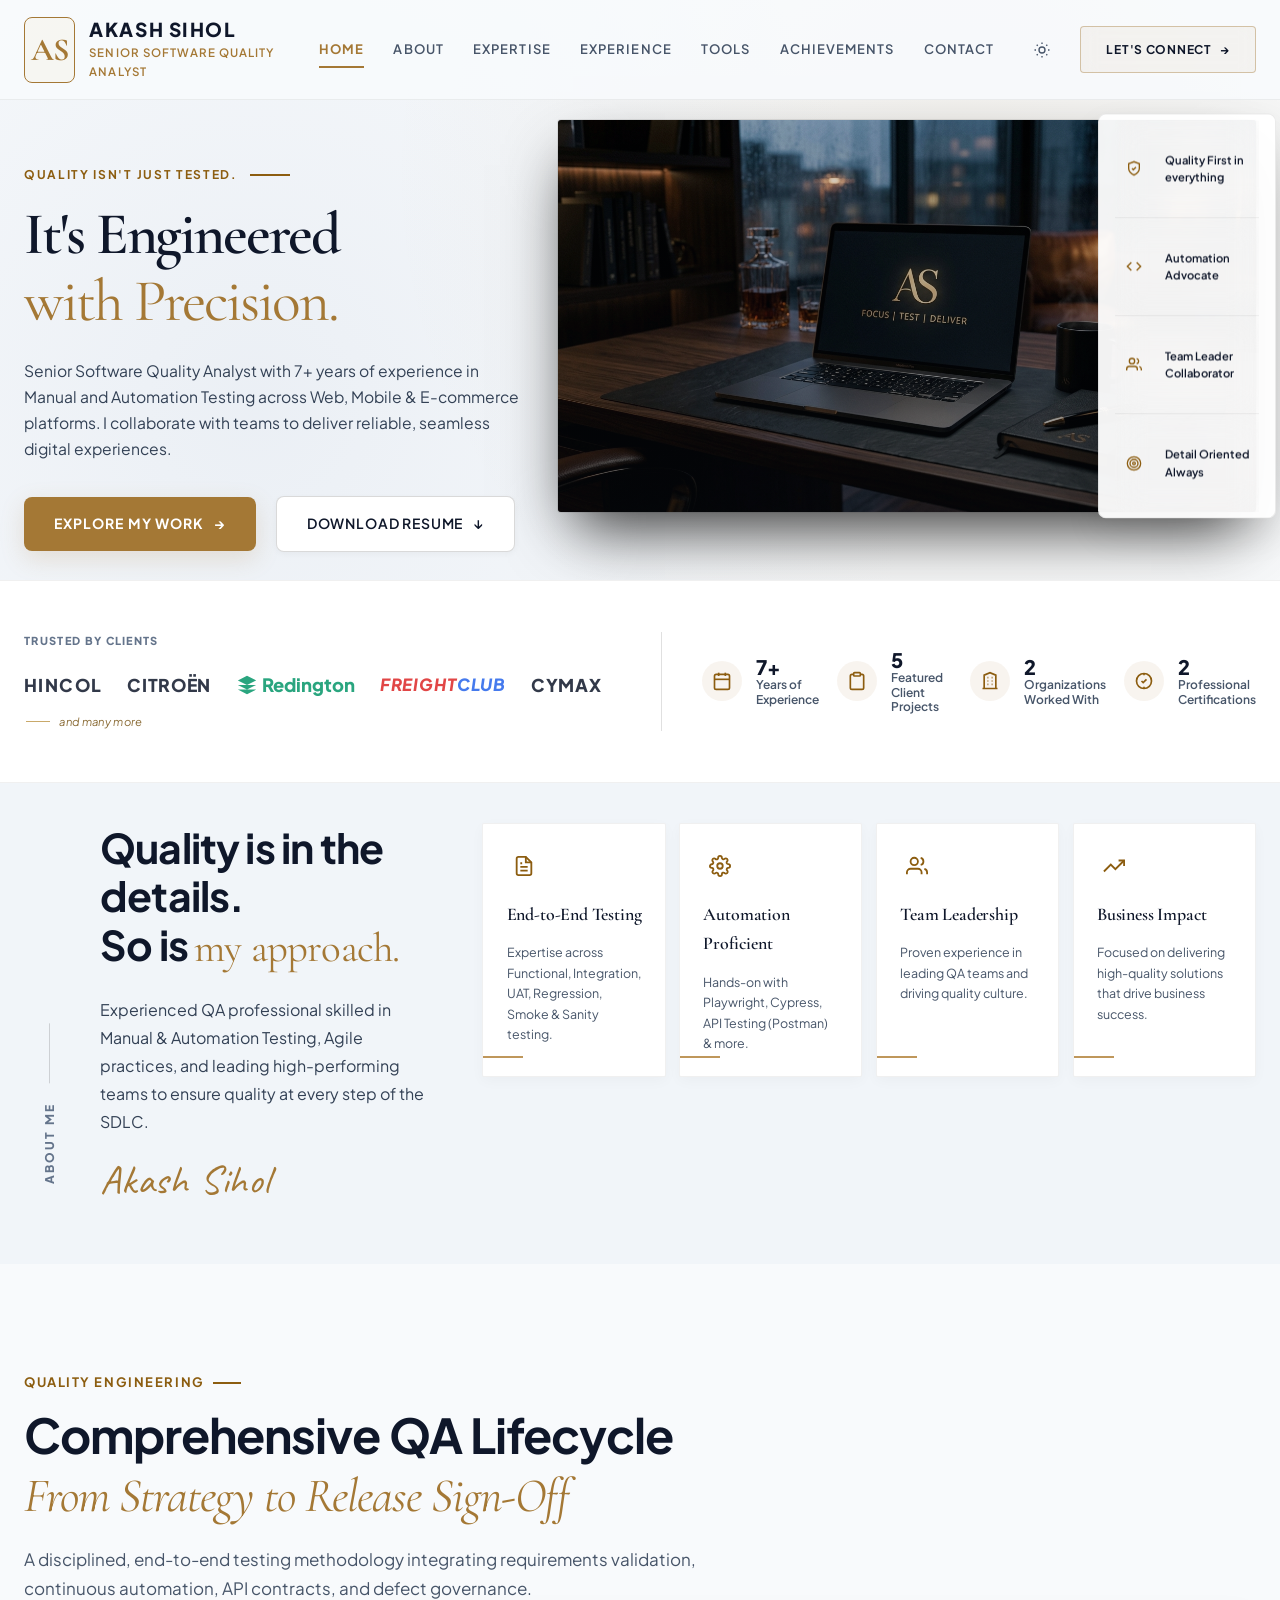
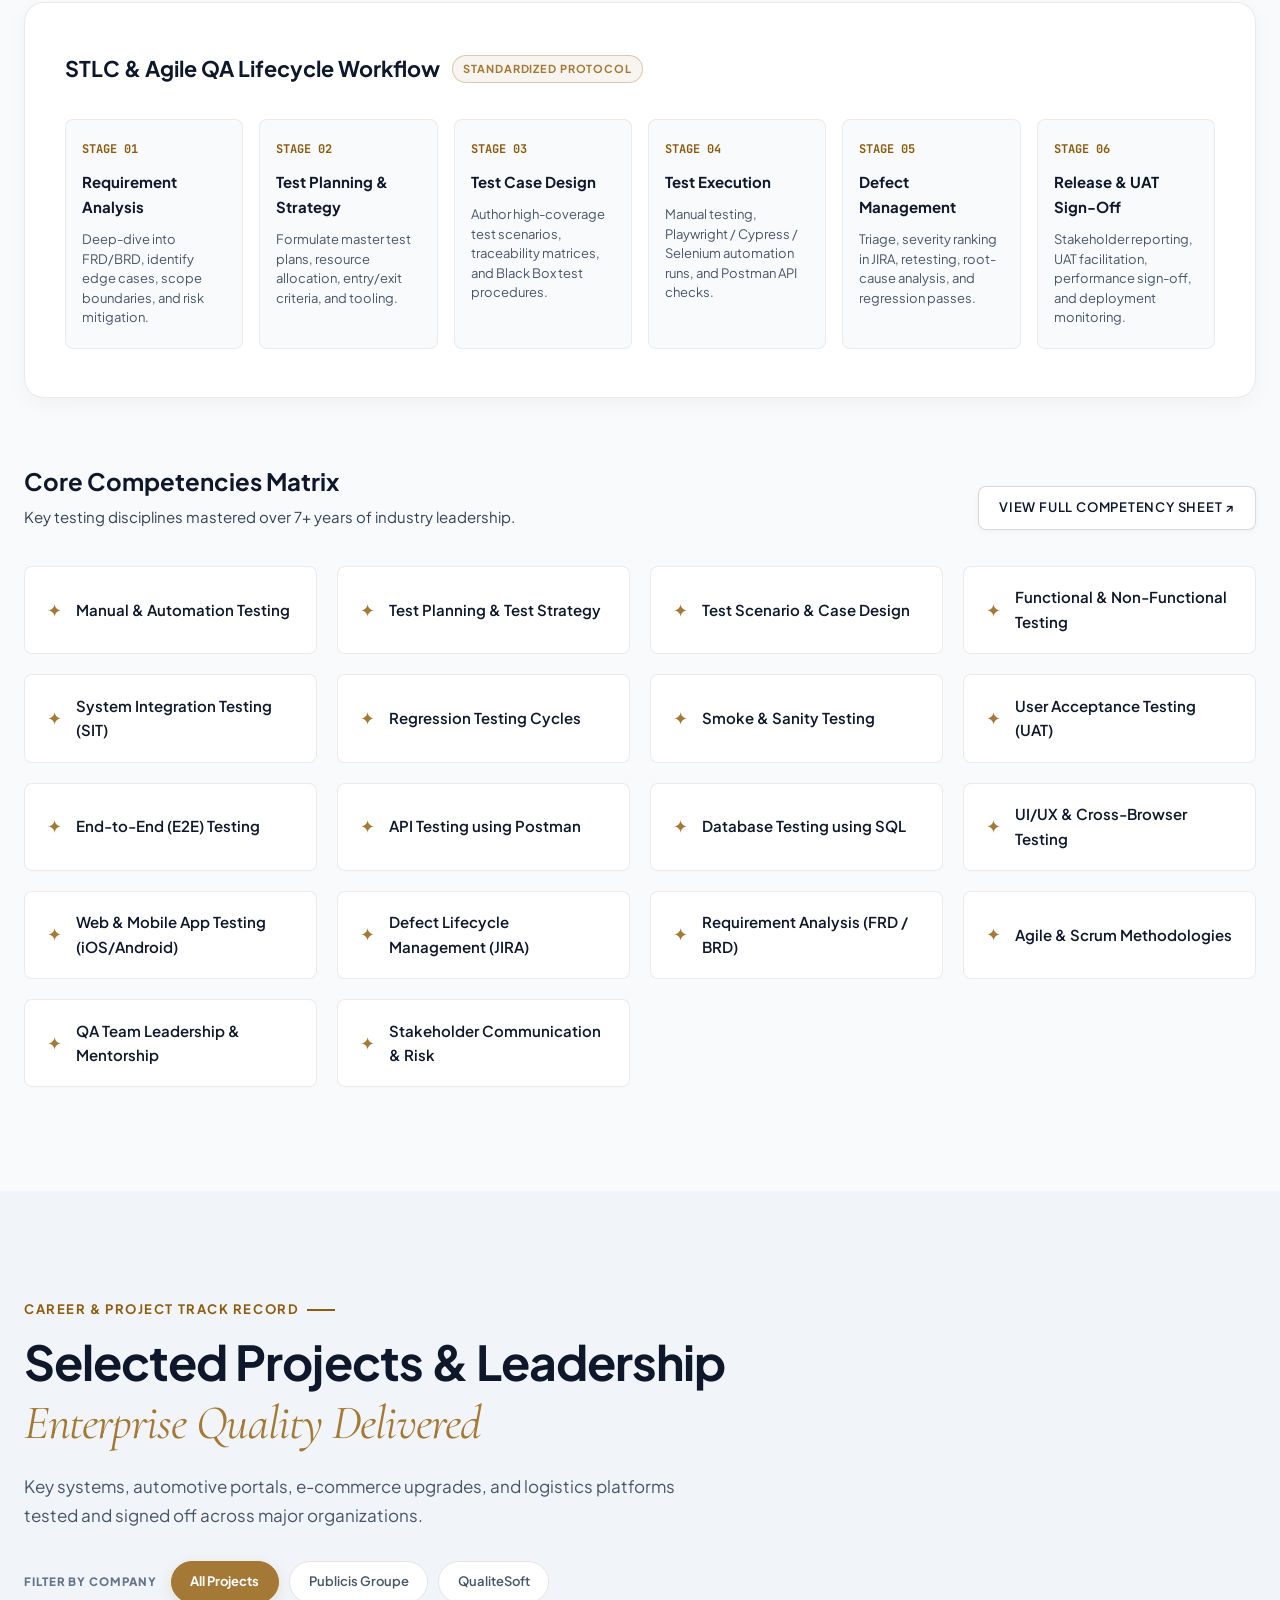
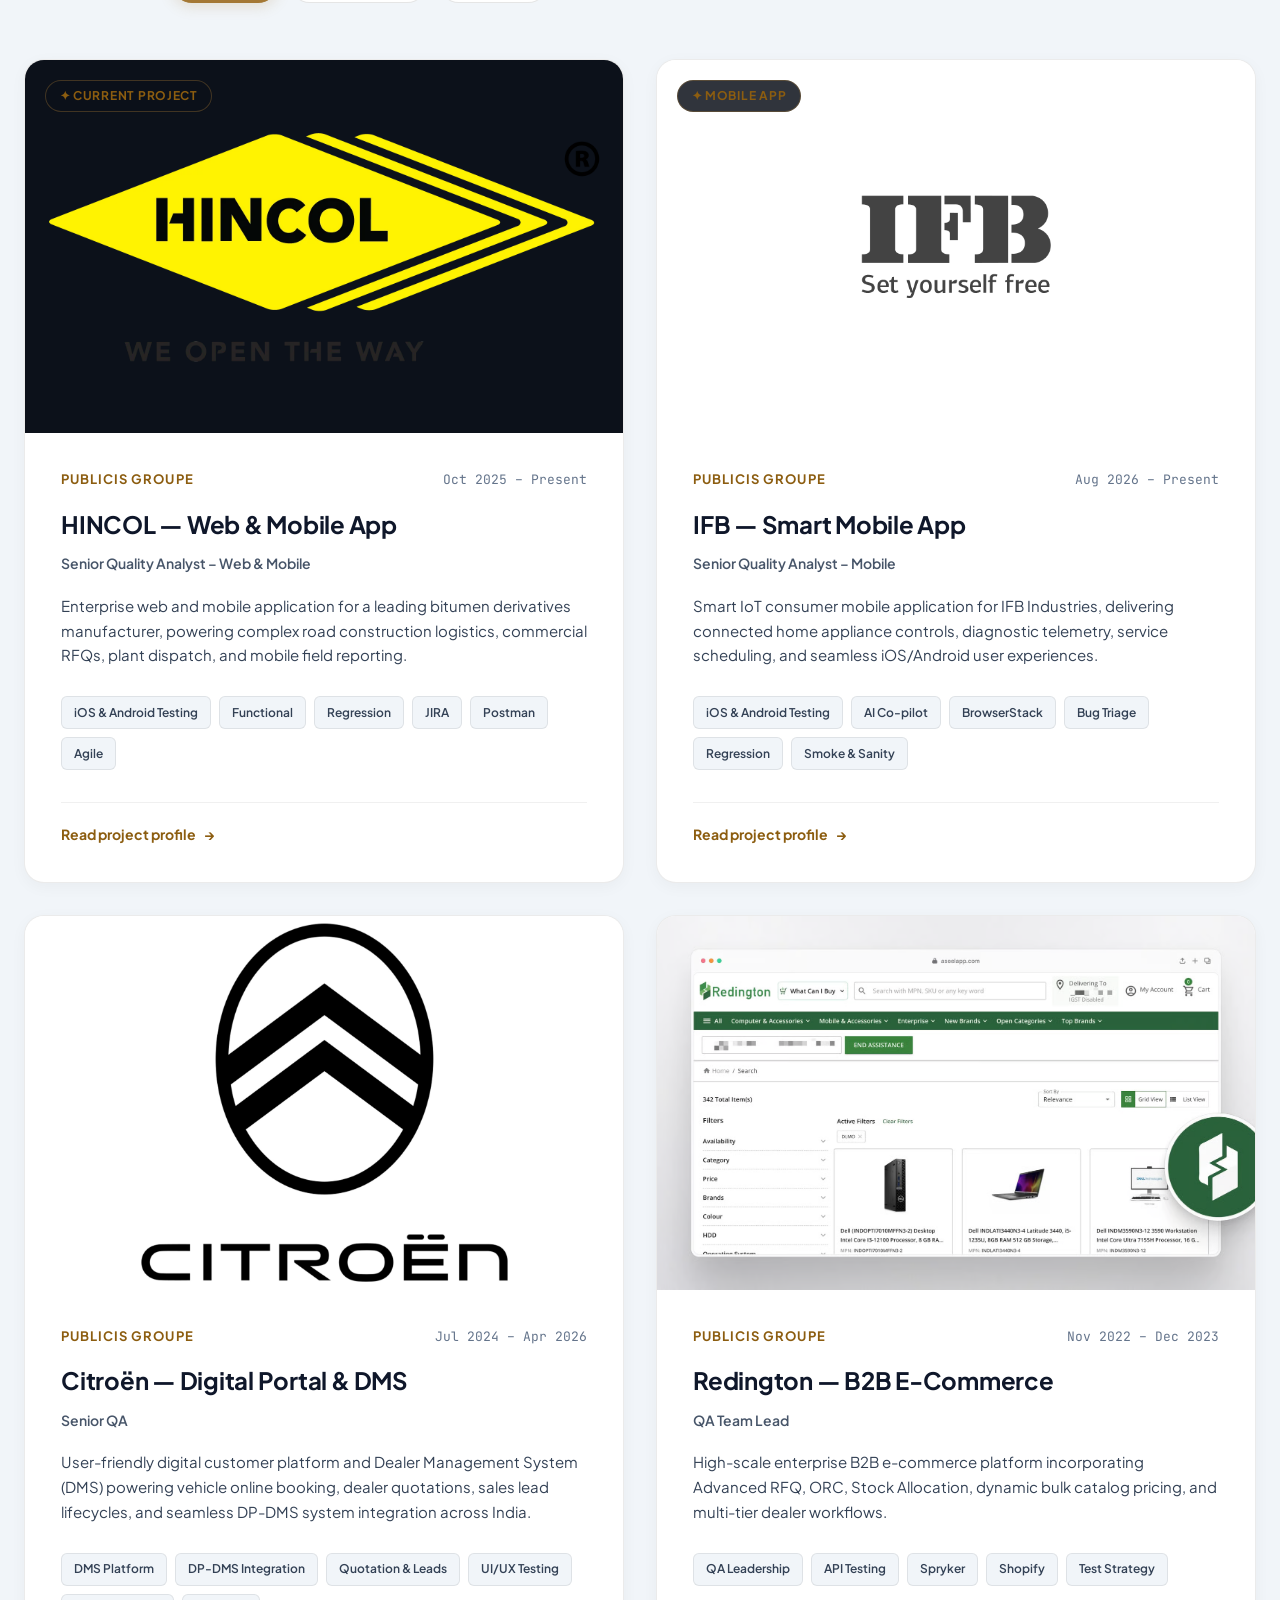
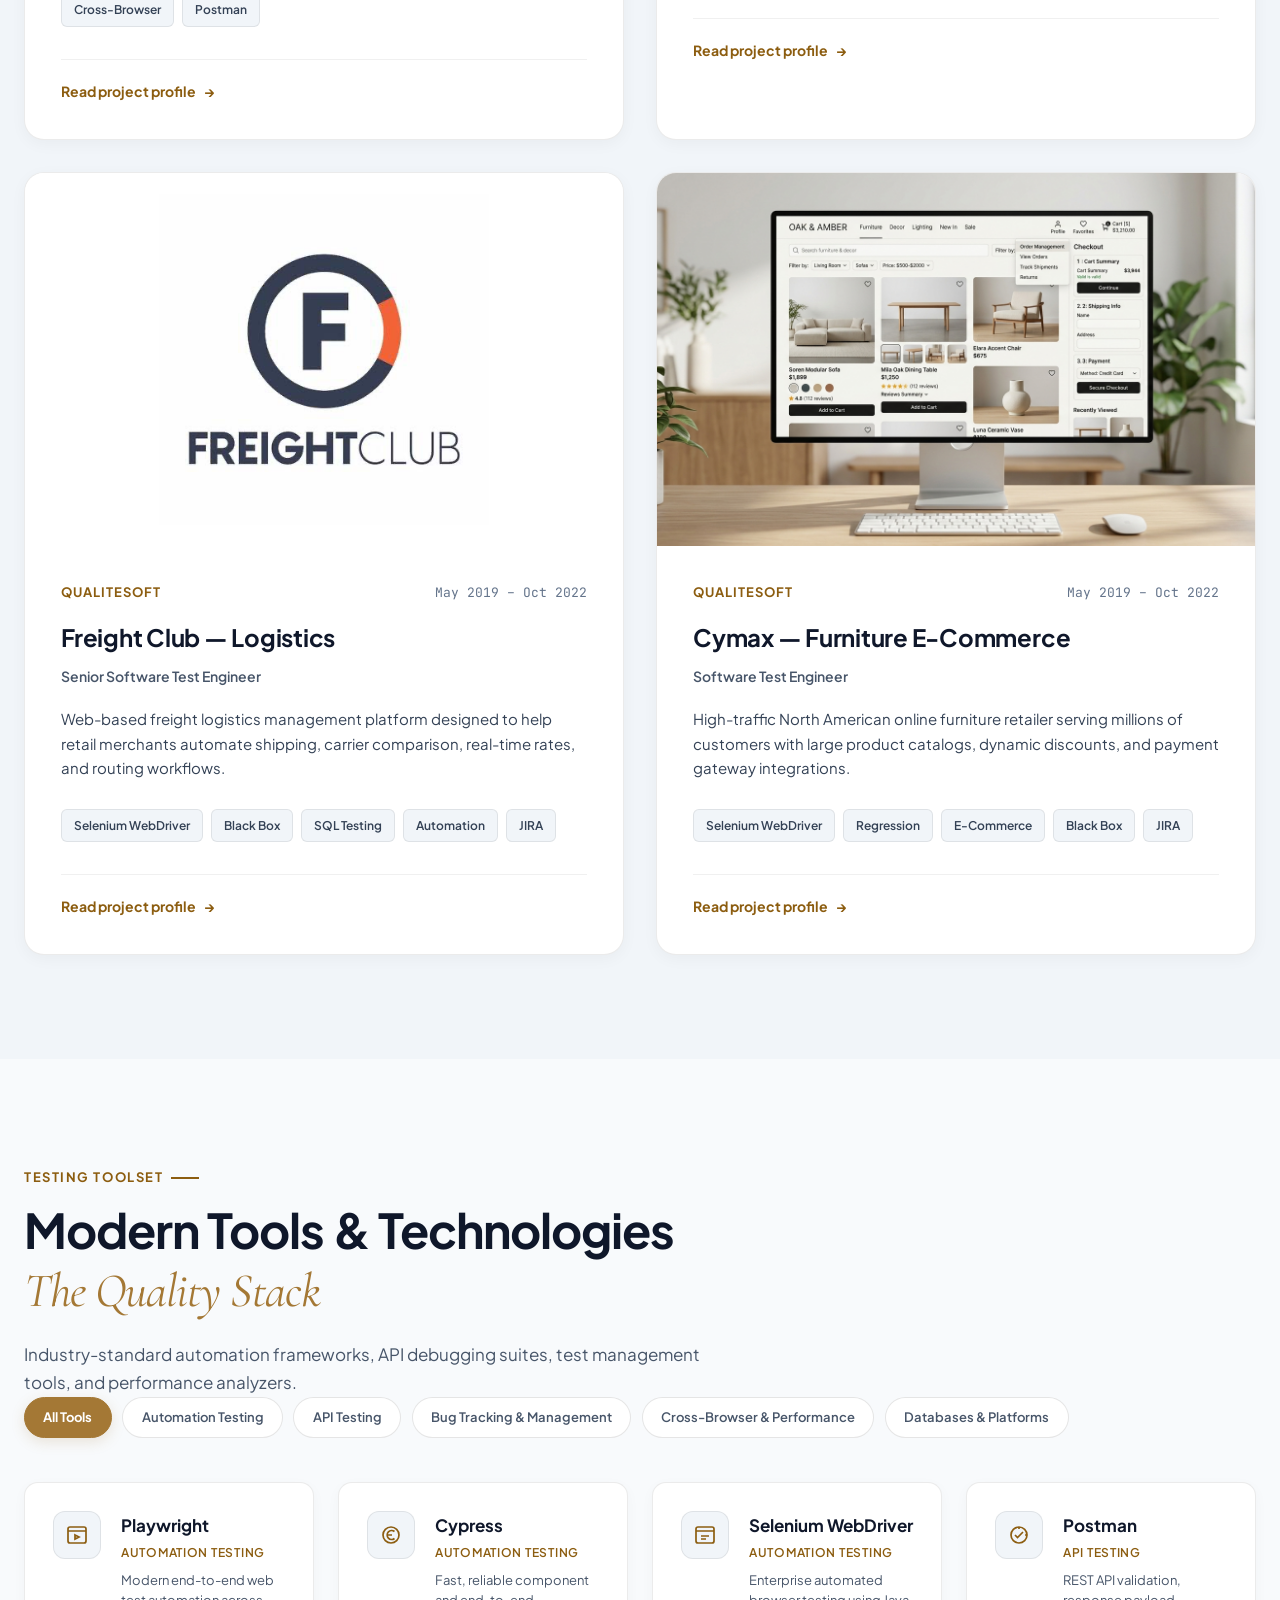
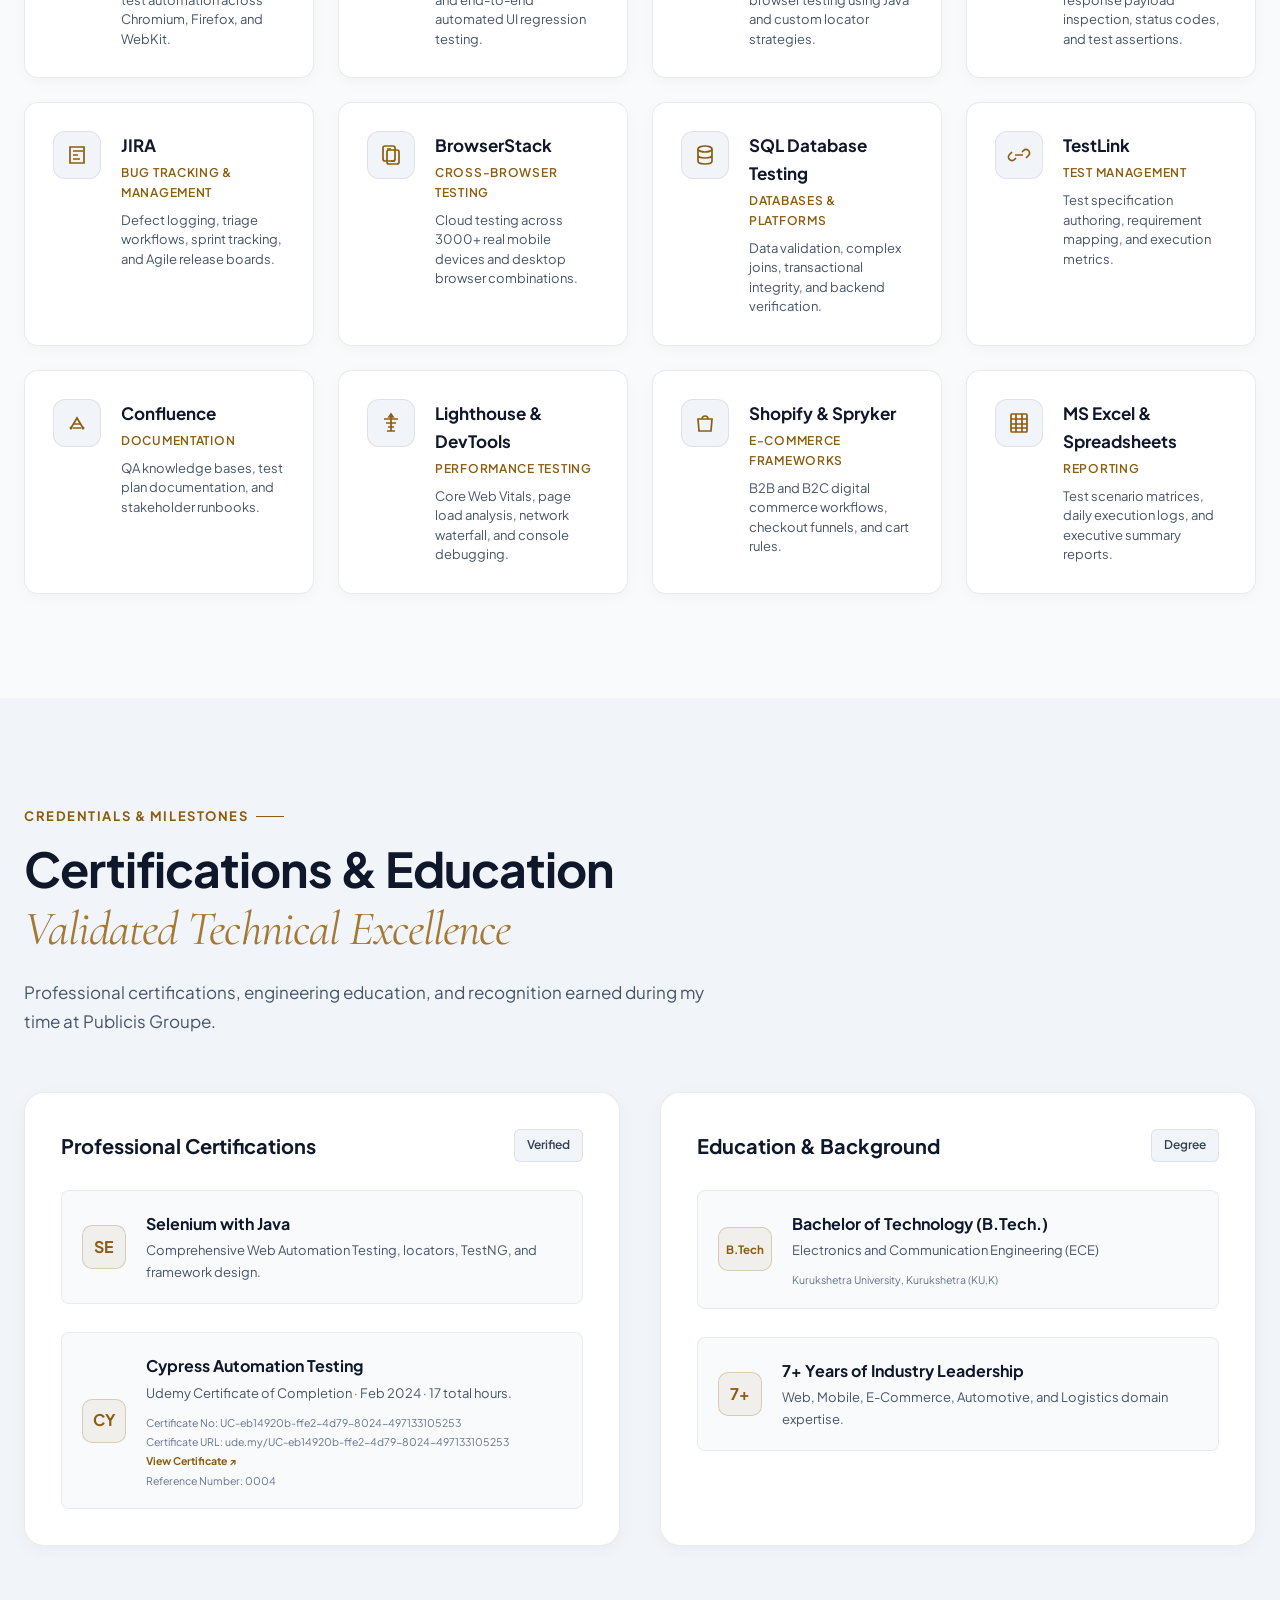
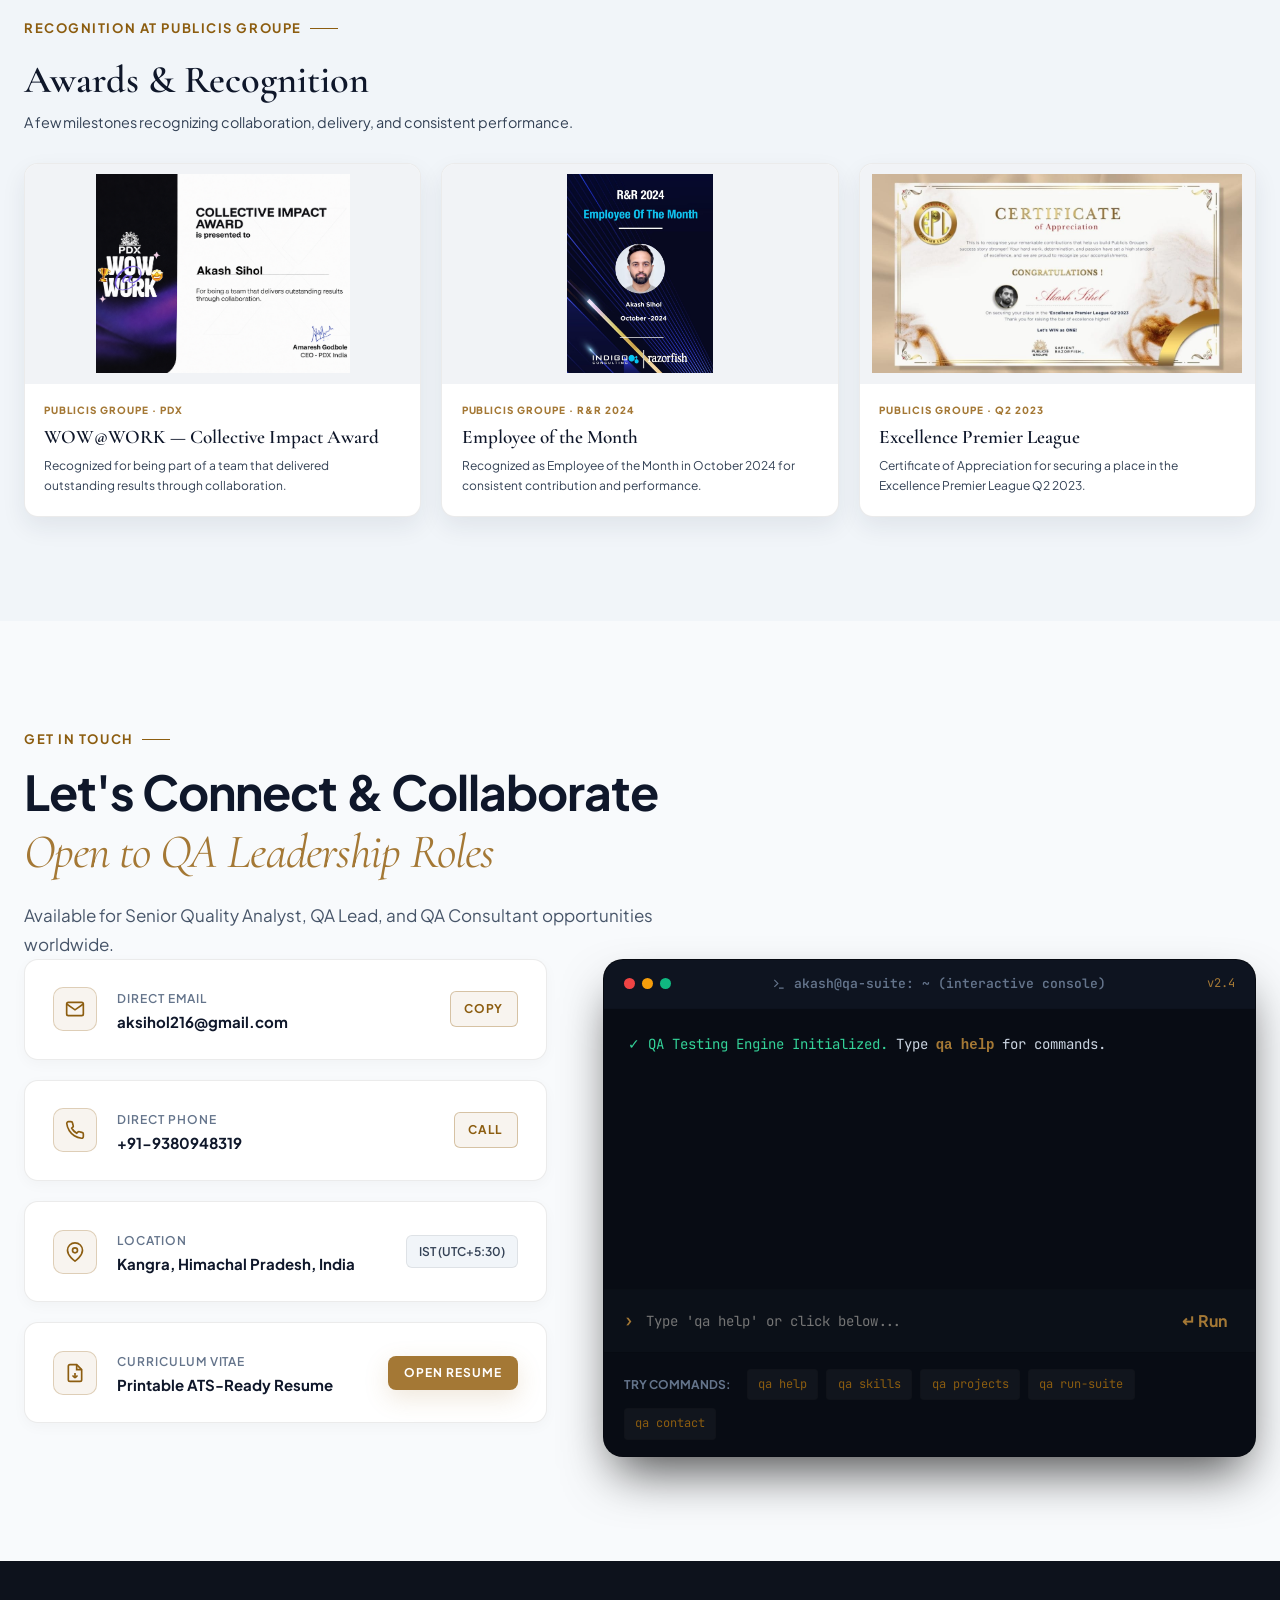
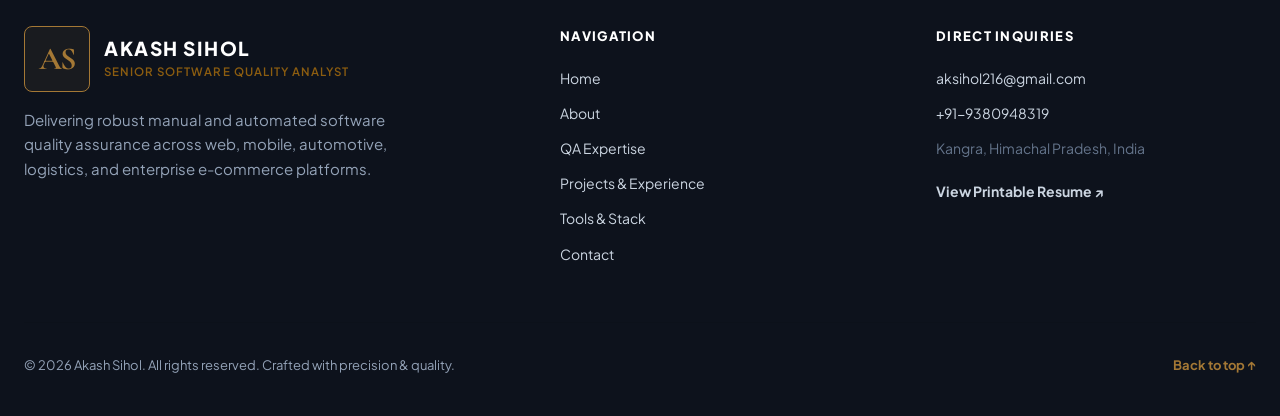
<file: index.html>
<!DOCTYPE html>
<html lang="en" data-theme="light">
<head>
  <meta charset="utf-8" />
  <meta name="viewport" content="width=device-width, initial-scale=1" />
  <meta name="theme-color" content="#f8f9fa" />
  <meta name="color-scheme" content="dark light" />
  <meta name="description" content="Akash Sihol — Senior Quality Analyst &amp; QA Lead with 7+ years of experience in Manual and Automation Testing across Web, Mobile &amp; E-Commerce platforms." />
  <meta name="author" content="Akash Sihol" />
  <meta name="robots" content="index, follow" />
  
  <!-- OpenGraph / Social Meta Tags -->
  <meta property="og:type" content="website" />
  <meta property="og:title" content="Akash Sihol | Senior Quality Analyst &amp; QA Lead" />
  <meta property="og:description" content="7+ years of QA excellence in Manual and Automation Testing across Web, Mobile, Automotive, Logistics &amp; E-Commerce platforms." />
  <meta property="og:image" content="./assets/hero-workspace.jpg" />
  <meta name="twitter:card" content="summary_large_image" />
  <meta name="twitter:title" content="Akash Sihol | Senior Quality Analyst &amp; QA Lead" />
  <meta name="twitter:description" content="7+ years of QA excellence in Manual and Automation Testing across Web, Mobile, Automotive, Logistics &amp; E-Commerce platforms." />
  <meta name="twitter:image" content="./assets/hero-workspace.jpg" />
  
  <title>Akash Sihol | Senior Quality Analyst &amp; QA Lead</title>
  <link rel="stylesheet" href="./style.css?v=20260819-7" />
  
  <!-- JSON-LD Structured Data for SEO -->
  <script type="application/ld+json">
  {
    "@context": "https://schema.org",
    "@type": "Person",
    "name": "Akash Sihol",
    "jobTitle": "Senior Quality Analyst & QA Lead",
    "worksFor": {
      "@type": "Organization",
      "name": "Publicis Groupe"
    },
    "telephone": "+91-9380948319",
    "email": "mailto:aksihol216@gmail.com",
    "address": {
      "@type": "PostalAddress",
      "addressLocality": "Kangra",
      "addressRegion": "Himachal Pradesh",
      "addressCountry": "IN"
    },
    "knowsAbout": [
      "Software Quality Assurance",
      "Manual Testing",
      "Automation Testing",
      "Playwright",
      "Cypress",
      "Selenium WebDriver",
      "Postman API Testing",
      "JIRA",
      "Agile Methodologies"
    ]
  }
  </script>
</head>
<body>

  <!-- Loading Animation -->
  <div class="page-loader" aria-hidden="true">
    <div class="loader-spinner"></div>
  </div>

  <!-- Accessibility Skip Navigation -->
  <a class="skip-link" href="#main-content">Skip to content</a>

  <!-- Top Scroll Progress Bar -->
  <div class="scroll-progress" aria-hidden="true"><span></span></div>

  <!-- Header & Navigation Bar -->
  <header class="site-header">
    <div class="container nav-container">
      <a class="brand" href="#home" aria-label="Akash Sihol Home">
        <div class="brand-logo-box">
          <span class="brand-monogram">AS</span>
        </div>
        <div class="brand-text">
          <span class="brand-name">Akash Sihol</span>
          <span class="brand-role">Senior Software Quality Analyst</span>
        </div>
      </a>

      <!-- Primary Navigation Links -->
      <nav class="nav-menu" id="primary-nav" aria-label="Primary navigation">
        <a class="nav-link" href="#home" aria-current="page">Home</a>
        <a class="nav-link" href="#about" aria-current="false">About</a>
        <a class="nav-link" href="#expertise" aria-current="false">Expertise</a>
        <a class="nav-link" href="#experience" aria-current="false">Experience</a>
        <a class="nav-link" href="#tools" aria-current="false">Tools</a>
        <a class="nav-link" href="#achievements" aria-current="false">Achievements</a>
        <a class="nav-link" href="#contact" aria-current="false">Contact</a>
        <div class="nav-theme-control">
          <button class="nav-theme-toggle" id="nav-theme-toggle" type="button" aria-label="Open theme options" aria-haspopup="menu" aria-expanded="false" title="Theme options">
            <svg viewBox="0 0 24 24" fill="none" stroke="currentColor" stroke-width="1.8" aria-hidden="true"><circle cx="12" cy="12" r="4"/><path d="M12 2v2M12 20v2M4.93 4.93l1.42 1.42M17.65 17.65l1.42 1.42M2 12h2M20 12h2M4.93 19.07l1.42-1.42M17.65 6.35l1.42-1.42"/></svg>
            <span>Theme</span>
            <strong data-theme-value>Light</strong>
            <span class="nav-theme-chevron" aria-hidden="true">⌄</span>
          </button>
          <div class="nav-theme-menu" role="menu">
            <button class="nav-theme-option" type="button" data-theme-choice="dark" role="menuitem">◐ <span>Dark</span></button>
            <button class="nav-theme-option" type="button" data-theme-choice="light" role="menuitem">☼ <span>Light</span></button>
            <button class="nav-theme-option" type="button" data-theme-choice="auto" role="menuitem">◌ <span>Auto</span></button>
          </div>
        </div>
      </nav>

      <!-- Action Buttons & Controls -->
      <div class="header-actions">
        <a class="btn-connect" href="#contact">
          Let's Connect <span class="arrow" aria-hidden="true">→</span>
        </a>

        <!-- Mobile Navigation Hamburger -->
        <button class="icon-btn mobile-toggle" id="mobile-toggle" type="button" aria-expanded="false" aria-label="Toggle navigation menu">
          <svg viewBox="0 0 24 24" fill="none" stroke="currentColor" stroke-width="2"><path d="M3 12h18M3 6h18M3 18h18"/></svg>
        </button>
      </div>
    </div>
  </header>

  <!-- Main Content -->
  <main id="main-content">

    <!-- ==========================================================================
         HERO SECTION (Matching Reference Screenshot)
         ========================================================================== -->
    <section class="hero-section" id="home" data-reveal>
      <div class="container hero-grid">
        <!-- Hero Content (Left) -->
        <div class="hero-content">
          <div class="hero-eyebrow">
            <span>Quality Isn't Just Tested.</span>
            <span class="hero-eyebrow-line" aria-hidden="true"></span>
          </div>

          <h1 class="hero-title">
            It's Engineered
            <span class="hero-title-accent">with Precision.</span>
          </h1>

          <p class="hero-description">
            Senior Software Quality Analyst with 7+ years of experience in Manual and Automation Testing across Web, Mobile &amp; E-commerce platforms. I collaborate with teams to deliver reliable, seamless digital experiences.
          </p>

          <div class="hero-actions">
            <a class="btn-primary" href="#experience">
              Explore My Work <span class="arrow" aria-hidden="true">→</span>
            </a>
            <a class="btn-glass" href="./resume.html" target="_blank" rel="noopener noreferrer">
              Download Resume <span aria-hidden="true">↓</span>
            </a>
          </div>
        </div>

        <!-- Hero Visual (Right) -->
        <div class="hero-visual">
          <div class="hero-visual-card">
            <div class="hero-img-wrap">
              <img class="hero-img" src="./assets/hero-workspace.jpg" alt="Akash Sihol QA Workspace with Laptop displaying FOCUS TEST DELIVER" width="1280" height="720" fetchpriority="high" />
              <div class="hero-visual-overlay"></div>
            </div>
          </div>

          <!-- Side Floating Badges Column (Far Right) -->
          <div class="hero-badge-column" aria-label="Key QA Principles">
            <div class="hero-badge-pill">
              <div class="hero-badge-icon">
                <svg viewBox="0 0 24 24" fill="none" stroke="currentColor" stroke-width="2"><path d="M12 22s8-4 8-10V5l-8-3-8 3v7c0 6 8 10 8 10z"/><path d="m9 12 2 2 4-4"/></svg>
              </div>
              <span class="hero-badge-text">Quality First in everything</span>
            </div>

            <div class="hero-badge-pill">
              <div class="hero-badge-icon">
                <svg viewBox="0 0 24 24" fill="none" stroke="currentColor" stroke-width="2"><polyline points="16 18 22 12 16 6"/><polyline points="8 6 2 12 8 18"/></svg>
              </div>
              <span class="hero-badge-text">Automation Advocate</span>
            </div>

            <div class="hero-badge-pill">
              <div class="hero-badge-icon">
                <svg viewBox="0 0 24 24" fill="none" stroke="currentColor" stroke-width="2"><path d="M17 21v-2a4 4 0 0 0-4-4H5a4 4 0 0 0-4 4v2"/><circle cx="9" cy="7" r="4"/><path d="M23 21v-2a4 4 0 0 0-3-3.87"/><path d="M16 3.13a4 4 0 0 1 0 7.75"/></svg>
              </div>
              <span class="hero-badge-text">Team Leader Collaborator</span>
            </div>

            <div class="hero-badge-pill">
              <div class="hero-badge-icon">
                <svg viewBox="0 0 24 24" fill="none" stroke="currentColor" stroke-width="2"><circle cx="12" cy="12" r="10"/><circle cx="12" cy="12" r="6"/><circle cx="12" cy="12" r="2"/></svg>
              </div>
              <span class="hero-badge-text">Detail Oriented Always</span>
            </div>
          </div>
        </div>
      </div>
    </section>

    <!-- ==========================================================================
         TRUSTED BY CLIENTS & STATS BANNER
         ========================================================================== -->
    <div class="trusted-banner" data-reveal>
      <div class="container trusted-banner-grid">
        <!-- Logos -->
        <div class="trusted-logos-wrap">
          <span class="trusted-label">Trusted By Clients</span>
          <div class="trusted-logos">
            <div class="trusted-logo-items">
              <div class="trusted-logo-item" title="HINCOL">
                <span style="font-weight: 900; font-size: 1.1rem; letter-spacing: 0.08em;">HINCOL</span>
              </div>
              <div class="trusted-logo-item" title="Citroën">
                <span style="font-weight: 800; font-size: 1.1rem; letter-spacing: 0.04em;">CITROËN</span>
              </div>
              <div class="trusted-logo-item" title="Redington">
                <span style="color: #059669; font-weight: 800; font-size: 1.15rem; display: flex; align-items: center; gap: 4px;">
                  <svg width="18" height="18" viewBox="0 0 24 24" fill="currentColor"><path d="M12 2L2 7l10 5 10-5-10-5zM2 17l10 5 10-5M2 12l10 5 10-5"/></svg>
                  Redington
                </span>
              </div>
              <div class="trusted-logo-item" title="Freight Club">
                <span style="color: #dc2626; font-weight: 900; font-size: 1.05rem; font-style: italic; letter-spacing: 0.05em;">FREIGHT<span style="color: #2563eb;">CLUB</span></span>
              </div>
              <div class="trusted-logo-item" title="Cymax">
                <span style="font-weight: 800; font-size: 1.1rem; letter-spacing: 0.04em;">CYMAX</span>
              </div>
            </div>
            <span class="trusted-more">and many more</span>
          </div>
        </div>

        <!-- Quick Stats -->
        <div class="trusted-stats">
          <div class="stat-pill">
            <div class="stat-pill-icon">
              <svg viewBox="0 0 24 24" fill="none" stroke="currentColor" stroke-width="2"><rect x="3" y="4" width="18" height="18" rx="2" ry="2"/><line x1="16" y1="2" x2="16" y2="6"/><line x1="8" y1="2" x2="8" y2="6"/><line x1="3" y1="10" x2="21" y2="10"/></svg>
            </div>
            <div class="stat-pill-info">
              <span class="stat-pill-number" data-counter data-target="7" data-suffix="+">7+</span>
              <span class="stat-pill-title">Years of Experience</span>
            </div>
          </div>

          <div class="stat-pill">
            <div class="stat-pill-icon">
              <svg viewBox="0 0 24 24" fill="none" stroke="currentColor" stroke-width="2"><path d="M16 4h2a2 2 0 0 1 2 2v14a2 2 0 0 1-2 2H6a2 2 0 0 1-2-2V6a2 2 0 0 1 2-2h2"/><rect x="8" y="2" width="8" height="4" rx="1" ry="1"/></svg>
            </div>
            <div class="stat-pill-info">
              <span class="stat-pill-number" data-counter data-target="5">5</span>
              <span class="stat-pill-title">Featured Client Projects</span>
            </div>
          </div>

          <div class="stat-pill">
            <div class="stat-pill-icon">
              <svg viewBox="0 0 24 24" fill="none" stroke="currentColor" stroke-width="2"><path d="M3 21h18M5 21V5l7-3 7 3v16M9 8h1M14 8h1M9 12h1M14 12h1M9 16h1M14 16h1"/></svg>
            </div>
            <div class="stat-pill-info">
              <span class="stat-pill-number" data-counter data-target="2">2</span>
              <span class="stat-pill-title">Organizations Worked With</span>
            </div>
          </div>

          <div class="stat-pill">
            <div class="stat-pill-icon">
              <svg viewBox="0 0 24 24" fill="none" stroke="currentColor" stroke-width="2"><circle cx="12" cy="12" r="9"/><path d="m9 12 2 2 4-4M12 3v2M12 19v2"/></svg>
            </div>
            <div class="stat-pill-info">
              <span class="stat-pill-number" data-counter data-target="2">2</span>
              <span class="stat-pill-title">Professional Certifications</span>
            </div>
          </div>
        </div>
      </div>
    </div>

    <!-- ==========================================================================
         ABOUT ME SECTION (Matching Reference Screenshot)
         ========================================================================== -->
    <section class="section about-section" id="about">
      <div class="container about-grid-layout" data-reveal>
        <!-- Vertical Label -->
        <div class="about-vertical-label">
          <span>ABOUT ME</span>
        </div>

        <!-- Narrative Column -->
        <div class="about-left-col">
          <h2 class="about-headline">
            Quality is in the details.<br />
            So is <span class="highlight-gold">my approach.</span>
          </h2>

          <p class="about-summary-text">
            Experienced QA professional skilled in Manual &amp; Automation Testing, Agile practices, and leading high-performing teams to ensure quality at every step of the SDLC.
          </p>

          <div class="about-signature-wrap">
            <span class="about-signature-img">Akash Sihol</span>
          </div>
        </div>

        <!-- 4 Feature Cards (Right) -->
        <div class="about-cards-grid">
          <!-- Card 1 -->
          <div class="about-feature-card">
            <div class="feature-card-icon">
              <svg viewBox="0 0 24 24" fill="none" stroke="currentColor" stroke-width="2"><path d="M14 2H6a2 2 0 0 0-2 2v16a2 2 0 0 0 2 2h12a2 2 0 0 0 2-2V8z"/><polyline points="14 2 14 8 20 8"/><line x1="16" y1="13" x2="8" y2="13"/><line x1="16" y1="17" x2="8" y2="17"/><polyline points="10 9 9 9 8 9"/></svg>
            </div>
            <h3 class="feature-card-title">End-to-End Testing</h3>
            <p class="feature-card-body">
              Expertise across Functional, Integration, UAT, Regression, Smoke &amp; Sanity testing.
            </p>
          </div>

          <!-- Card 2 -->
          <div class="about-feature-card">
            <div class="feature-card-icon">
              <svg viewBox="0 0 24 24" fill="none" stroke="currentColor" stroke-width="2"><circle cx="12" cy="12" r="3"/><path d="M19.4 15a1.65 1.65 0 0 0 .33 1.82l.06.06a2 2 0 0 1 0 2.83 2 2 0 0 1-2.83 0l-.06-.06a1.65 1.65 0 0 0-1.82-.33 1.65 1.65 0 0 0-1 1.51V21a2 2 0 0 1-2 2 2 2 0 0 1-2-2v-.09A1.65 1.65 0 0 0 9 19.4a1.65 1.65 0 0 0-1.82.33l-.06.06a2 2 0 0 1-2.83 0 2 2 0 0 1 0-2.83l.06-.06a1.65 1.65 0 0 0 .33-1.82 1.65 1.65 0 0 0-1.51-1H3a2 2 0 0 1-2-2 2 2 0 0 1 2-2h.09A1.65 1.65 0 0 0 4.6 9a1.65 1.65 0 0 0-.33-1.82l-.06-.06a2 2 0 0 1 0-2.83 2 2 0 0 1 2.83 0l.06.06a1.65 1.65 0 0 0 1.82.33H9a1.65 1.65 0 0 0 1-1.51V3a2 2 0 0 1 2-2 2 2 0 0 1 2 2v.09a1.65 1.65 0 0 0 1 1.51 1.65 1.65 0 0 0 1.82-.33l.06-.06a2 2 0 0 1 2.83 0 2 2 0 0 1 0 2.83l-.06.06a1.65 1.65 0 0 0-.33 1.82V9a1.65 1.65 0 0 0 1.51 1H21a2 2 0 0 1 2 2 2 2 0 0 1-2 2h-.09a1.65 1.65 0 0 0-1.51 1z"/></svg>
            </div>
            <h3 class="feature-card-title">Automation Proficient</h3>
            <p class="feature-card-body">
              Hands-on with Playwright, Cypress, API Testing (Postman) &amp; more.
            </p>
          </div>

          <!-- Card 3 -->
          <div class="about-feature-card">
            <div class="feature-card-icon">
              <svg viewBox="0 0 24 24" fill="none" stroke="currentColor" stroke-width="2"><path d="M17 21v-2a4 4 0 0 0-4-4H5a4 4 0 0 0-4 4v2"/><circle cx="9" cy="7" r="4"/><path d="M23 21v-2a4 4 0 0 0-3-3.87"/><path d="M16 3.13a4 4 0 0 1 0 7.75"/></svg>
            </div>
            <h3 class="feature-card-title">Team Leadership</h3>
            <p class="feature-card-body">
              Proven experience in leading QA teams and driving quality culture.
            </p>
          </div>

          <!-- Card 4 -->
          <div class="about-feature-card">
            <div class="feature-card-icon">
              <svg viewBox="0 0 24 24" fill="none" stroke="currentColor" stroke-width="2"><polyline points="23 6 13.5 15.5 8.5 10.5 1 18"/><polyline points="17 6 23 6 23 12"/></svg>
            </div>
            <h3 class="feature-card-title">Business Impact</h3>
            <p class="feature-card-body">
              Focused on delivering high-quality solutions that drive business success.
            </p>
          </div>
        </div>
      </div>
    </section>

    <!-- ==========================================================================
         EXPERTISE & QA LIFECYCLE SECTION
         ========================================================================== -->
    <section class="section expertise-section" id="expertise">
      <div class="container">
        <div class="section-heading" data-reveal>
          <span class="section-tag">Quality Engineering</span>
          <h2 class="section-title">Comprehensive QA Lifecycle <br /><em>From Strategy to Release Sign-Off</em></h2>
          <p class="section-desc">A disciplined, end-to-end testing methodology integrating requirements validation, continuous automation, API contracts, and defect governance.</p>
        </div>

        <!-- QA Pipeline Workflow -->
        <div class="qa-workflow-shell" data-reveal>
          <div class="qa-workflow-title">
            <span>STLC &amp; Agile QA Lifecycle Workflow</span>
            <span class="badge">Standardized Protocol</span>
          </div>
          <div class="qa-pipeline-grid">
            <div class="qa-pipeline-step">
              <span class="qa-step-num">STAGE 01</span>
              <h4 class="qa-step-name">Requirement Analysis</h4>
              <p class="qa-step-desc">Deep-dive into FRD/BRD, identify edge cases, scope boundaries, and risk mitigation.</p>
            </div>

            <div class="qa-pipeline-step">
              <span class="qa-step-num">STAGE 02</span>
              <h4 class="qa-step-name">Test Planning &amp; Strategy</h4>
              <p class="qa-step-desc">Formulate master test plans, resource allocation, entry/exit criteria, and tooling.</p>
            </div>

            <div class="qa-pipeline-step">
              <span class="qa-step-num">STAGE 03</span>
              <h4 class="qa-step-name">Test Case Design</h4>
              <p class="qa-step-desc">Author high-coverage test scenarios, traceability matrices, and Black Box test procedures.</p>
            </div>

            <div class="qa-pipeline-step">
              <span class="qa-step-num">STAGE 04</span>
              <h4 class="qa-step-name">Test Execution</h4>
              <p class="qa-step-desc">Manual testing, Playwright / Cypress / Selenium automation runs, and Postman API checks.</p>
            </div>

            <div class="qa-pipeline-step">
              <span class="qa-step-num">STAGE 05</span>
              <h4 class="qa-step-name">Defect Management</h4>
              <p class="qa-step-desc">Triage, severity ranking in JIRA, retesting, root-cause analysis, and regression passes.</p>
            </div>

            <div class="qa-pipeline-step">
              <span class="qa-step-num">STAGE 06</span>
              <h4 class="qa-step-name">Release &amp; UAT Sign-Off</h4>
              <p class="qa-step-desc">Stakeholder reporting, UAT facilitation, performance sign-off, and deployment monitoring.</p>
            </div>
          </div>
        </div>

        <!-- Core Competencies Matrix -->
        <div class="competencies-header" data-reveal>
          <div>
            <h3 style="font-size: 1.5rem; font-weight: 700; color: var(--text-heading);">Core Competencies Matrix</h3>
            <p style="color: var(--text-secondary); font-size: 0.9375rem; margin-top: 0.25rem;">Key testing disciplines mastered over 7+ years of industry leadership.</p>
          </div>
          <a class="btn-glass" href="./resume.html" target="_blank" style="padding: 0.65rem 1.25rem; font-size: 0.8125rem;">View Full Competency Sheet ↗</a>
        </div>

        <div class="competencies-tag-cloud" data-reveal>
          <div class="competency-item"><span class="competency-icon">✦</span><span class="competency-label">Manual &amp; Automation Testing</span></div>
          <div class="competency-item"><span class="competency-icon">✦</span><span class="competency-label">Test Planning &amp; Test Strategy</span></div>
          <div class="competency-item"><span class="competency-icon">✦</span><span class="competency-label">Test Scenario &amp; Case Design</span></div>
          <div class="competency-item"><span class="competency-icon">✦</span><span class="competency-label">Functional &amp; Non-Functional Testing</span></div>
          <div class="competency-item"><span class="competency-icon">✦</span><span class="competency-label">System Integration Testing (SIT)</span></div>
          <div class="competency-item"><span class="competency-icon">✦</span><span class="competency-label">Regression Testing Cycles</span></div>
          <div class="competency-item"><span class="competency-icon">✦</span><span class="competency-label">Smoke &amp; Sanity Testing</span></div>
          <div class="competency-item"><span class="competency-icon">✦</span><span class="competency-label">User Acceptance Testing (UAT)</span></div>
          <div class="competency-item"><span class="competency-icon">✦</span><span class="competency-label">End-to-End (E2E) Testing</span></div>
          <div class="competency-item"><span class="competency-icon">✦</span><span class="competency-label">API Testing using Postman</span></div>
          <div class="competency-item"><span class="competency-icon">✦</span><span class="competency-label">Database Testing using SQL</span></div>
          <div class="competency-item"><span class="competency-icon">✦</span><span class="competency-label">UI/UX &amp; Cross-Browser Testing</span></div>
          <div class="competency-item"><span class="competency-icon">✦</span><span class="competency-label">Web &amp; Mobile App Testing (iOS/Android)</span></div>
          <div class="competency-item"><span class="competency-icon">✦</span><span class="competency-label">Defect Lifecycle Management (JIRA)</span></div>
          <div class="competency-item"><span class="competency-icon">✦</span><span class="competency-label">Requirement Analysis (FRD / BRD)</span></div>
          <div class="competency-item"><span class="competency-icon">✦</span><span class="competency-label">Agile &amp; Scrum Methodologies</span></div>
          <div class="competency-item"><span class="competency-icon">✦</span><span class="competency-label">QA Team Leadership &amp; Mentorship</span></div>
          <div class="competency-item"><span class="competency-icon">✦</span><span class="competency-label">Stakeholder Communication &amp; Risk</span></div>
        </div>
      </div>
    </section>

    <!-- ==========================================================================
         EXPERIENCE & SELECTED PROJECTS SECTION
         ========================================================================== -->
    <section class="section projects-section" id="experience">
      <div class="container">
        <div class="section-heading" data-reveal>
          <span class="section-tag">Career &amp; Project Track Record</span>
          <h2 class="section-title">Selected Projects &amp; Leadership <br /><em>Enterprise Quality Delivered</em></h2>
          <p class="section-desc">Key systems, automotive portals, e-commerce upgrades, and logistics platforms tested and signed off across major organizations.</p>
        </div>

        <div class="projects-filter-bar" data-reveal aria-label="Filter projects by company">
          <span class="projects-filter-label">Filter by company</span>
          <button class="projects-filter-btn is-active" type="button" data-project-filter="all" aria-pressed="true">All Projects</button>
          <button class="projects-filter-btn" type="button" data-project-filter="publicis" aria-pressed="false">Publicis Groupe</button>
          <button class="projects-filter-btn" type="button" data-project-filter="qualitesoft" aria-pressed="false">QualiteSoft</button>
        </div>

        <div class="project-grid">

          <!-- 1. HINCOL (Featured) -->
          <article class="project-card project-card--hincol" data-reveal data-company="publicis">
            <div class="project-media-wrap">
              <span class="project-badge-pill">✦ Current Project</span>
              <img class="project-media" src="./assets/hincol-crm.png" alt="HINCOL Web and Mobile Project interface" loading="lazy" />
            </div>
            <div class="project-content">
              <div>
                <div class="project-meta-row">
                  <span class="project-company">Publicis Groupe</span>
                  <span class="project-period">Oct 2025 – Present</span>
                </div>
                <h3 class="project-title">HINCOL — Web &amp; Mobile App</h3>
                <p class="project-role-badge">Senior Quality Analyst – Web &amp; Mobile</p>
                <p class="project-description">
                  Enterprise web and mobile application for a leading bitumen derivatives manufacturer, powering complex road construction logistics, commercial RFQs, plant dispatch, and mobile field reporting.
                </p>
                <div class="project-tags">
                  <span class="tag">iOS &amp; Android Testing</span>
                  <span class="tag">Functional</span>
                  <span class="tag">Regression</span>
                  <span class="tag">JIRA</span>
                  <span class="tag">Postman</span>
                  <span class="tag">Agile</span>
                </div>
              </div>
              <div class="project-card-footer">
                <button class="btn-project-read" type="button" data-open-project="hincol">
                  Read project profile <span aria-hidden="true">→</span>
                </button>
              </div>
            </div>
          </article>

          <!-- 2. IFB Mobile App -->
          <article class="project-card project-card--logo" data-reveal data-company="publicis">
            <div class="project-media-wrap">
              <span class="project-badge-pill">✦ Mobile App</span>
              <img class="project-media" src="./assets/ifb-app.png" alt="IFB Mobile App logo" loading="lazy" />
            </div>
            <div class="project-content">
              <div>
                <div class="project-meta-row">
                  <span class="project-company">Publicis Groupe</span>
                  <span class="project-period">Aug 2026 – Present</span>
                </div>
                <h3 class="project-title">IFB — Smart Mobile App</h3>
                <p class="project-role-badge">Senior Quality Analyst – Mobile</p>
                <p class="project-description">
                  Smart IoT consumer mobile application for IFB Industries, delivering connected home appliance controls, diagnostic telemetry, service scheduling, and seamless iOS/Android user experiences.
                </p>
                <div class="project-tags">
                  <span class="tag">iOS &amp; Android Testing</span>
                  <span class="tag">AI Co-pilot</span>
                  <span class="tag">BrowserStack</span>
                  <span class="tag">Bug Triage</span>
                  <span class="tag">Regression</span>
                  <span class="tag">Smoke &amp; Sanity</span>
                </div>
              </div>
              <div class="project-card-footer">
                <button class="btn-project-read" type="button" data-open-project="ifb">
                  Read project profile <span aria-hidden="true">→</span>
                </button>
              </div>
            </div>
          </article>

          <!-- 3. Citroen -->
          <article class="project-card" data-reveal data-company="publicis">
            <div class="project-media-wrap">
              <img class="project-media" src="./assets/citroen.png" alt="Citroën Automobile Platform interface" loading="lazy" />
            </div>
            <div class="project-content">
              <div>
                <div class="project-meta-row">
                  <span class="project-company">Publicis Groupe</span>
                  <span class="project-period">Jul 2024 – Apr 2026</span>
                </div>
                <h3 class="project-title">Citroën — Digital Portal &amp; DMS</h3>
                <p class="project-role-badge">Senior QA</p>
                <p class="project-description">
                  User-friendly digital customer platform and Dealer Management System (DMS) powering vehicle online booking, dealer quotations, sales lead lifecycles, and seamless DP-DMS system integration across India.
                </p>
                <div class="project-tags">
                  <span class="tag">DMS Platform</span>
                  <span class="tag">DP-DMS Integration</span>
                  <span class="tag">Quotation &amp; Leads</span>
                  <span class="tag">UI/UX Testing</span>
                  <span class="tag">Cross-Browser</span>
                  <span class="tag">Postman</span>
                </div>
              </div>
              <div class="project-card-footer">
                <button class="btn-project-read" type="button" data-open-project="citroen">
                  Read project profile <span aria-hidden="true">→</span>
                </button>
              </div>
            </div>
          </article>

          <!-- 3. Redington -->
          <article class="project-card" data-reveal data-company="publicis">
            <div class="project-media-wrap">
              <img class="project-media" src="./assets/redington-catalogue-fixed.png" alt="Redington B2B product catalogue and search interface" loading="lazy" />
            </div>
            <div class="project-content">
              <div>
                <div class="project-meta-row">
                  <span class="project-company">Publicis Groupe</span>
                  <span class="project-period">Nov 2022 – Dec 2023</span>
                </div>
                <h3 class="project-title">Redington — B2B E-Commerce</h3>
                <p class="project-role-badge">QA Team Lead</p>
                <p class="project-description">
                  High-scale enterprise B2B e-commerce platform incorporating Advanced RFQ, ORC, Stock Allocation, dynamic bulk catalog pricing, and multi-tier dealer workflows.
                </p>
                <div class="project-tags">
                  <span class="tag">QA Leadership</span>
                  <span class="tag">API Testing</span>
                  <span class="tag">Spryker</span>
                  <span class="tag">Shopify</span>
                  <span class="tag">Test Strategy</span>
                </div>
              </div>
              <div class="project-card-footer">
                <button class="btn-project-read" type="button" data-open-project="redington">
                  Read project profile <span aria-hidden="true">→</span>
                </button>
              </div>
            </div>
          </article>

          <!-- 4. Freight Club -->
          <article class="project-card project-card--logo" data-reveal data-company="qualitesoft">
            <div class="project-media-wrap">
              <img class="project-media" src="./assets/freight-club-fixed.png" alt="Freight Club logo" loading="lazy" />
            </div>
            <div class="project-content">
              <div>
                <div class="project-meta-row">
                  <span class="project-company">QualiteSoft</span>
                  <span class="project-period">May 2019 – Oct 2022</span>
                </div>
                <h3 class="project-title">Freight Club — Logistics</h3>
                <p class="project-role-badge">Senior Software Test Engineer</p>
                <p class="project-description">
                  Web-based freight logistics management platform designed to help retail merchants automate shipping, carrier comparison, real-time rates, and routing workflows.
                </p>
                <div class="project-tags">
                  <span class="tag">Selenium WebDriver</span>
                  <span class="tag">Black Box</span>
                  <span class="tag">SQL Testing</span>
                  <span class="tag">Automation</span>
                  <span class="tag">JIRA</span>
                </div>
              </div>
              <div class="project-card-footer">
                <button class="btn-project-read" type="button" data-open-project="freight-club">
                  Read project profile <span aria-hidden="true">→</span>
                </button>
              </div>
            </div>
          </article>

          <!-- 5. Cymax -->
          <article class="project-card" data-reveal data-company="qualitesoft">
            <div class="project-media-wrap">
              <img class="project-media" src="./assets/cymax-retail.jpg" alt="Cymax Furniture E-Commerce Retail platform" loading="lazy" />
            </div>
            <div class="project-content">
              <div>
                <div class="project-meta-row">
                  <span class="project-company">QualiteSoft</span>
                  <span class="project-period">May 2019 – Oct 2022</span>
                </div>
                <h3 class="project-title">Cymax — Furniture E-Commerce</h3>
                <p class="project-role-badge">Software Test Engineer</p>
                <p class="project-description">
                  High-traffic North American online furniture retailer serving millions of customers with large product catalogs, dynamic discounts, and payment gateway integrations.
                </p>
                <div class="project-tags">
                  <span class="tag">Selenium WebDriver</span>
                  <span class="tag">Regression</span>
                  <span class="tag">E-Commerce</span>
                  <span class="tag">Black Box</span>
                  <span class="tag">JIRA</span>
                </div>
              </div>
              <div class="project-card-footer">
                <button class="btn-project-read" type="button" data-open-project="cymax">
                  Read project profile <span aria-hidden="true">→</span>
                </button>
              </div>
            </div>
          </article>

        </div>
      </div>
    </section>

    <!-- ==========================================================================
         TOOLS & TECHNOLOGIES SECTION
         ========================================================================== -->
    <section class="section tools-section" id="tools">
      <div class="container">
        <div class="section-heading" data-reveal>
          <span class="section-tag">Testing Toolset</span>
          <h2 class="section-title">Modern Tools &amp; Technologies <br /><em>The Quality Stack</em></h2>
          <p class="section-desc">Industry-standard automation frameworks, API debugging suites, test management tools, and performance analyzers.</p>
        </div>

        <!-- Filter Bar -->
        <div class="tools-filter-bar" data-reveal>
          <button class="tools-filter-btn is-active" type="button" data-filter="all">All Tools</button>
          <button class="tools-filter-btn" type="button" data-filter="automation">Automation Testing</button>
          <button class="tools-filter-btn" type="button" data-filter="api">API Testing</button>
          <button class="tools-filter-btn" type="button" data-filter="management">Bug Tracking &amp; Management</button>
          <button class="tools-filter-btn" type="button" data-filter="cross-browser">Cross-Browser &amp; Performance</button>
          <button class="tools-filter-btn" type="button" data-filter="platform">Databases &amp; Platforms</button>
        </div>

        <!-- Tools Grid -->
        <div class="tools-grid" data-reveal>

          <!-- Playwright -->
          <div class="tool-card" data-category="automation">
            <div class="tool-icon-box"><svg viewBox="0 0 24 24" fill="none" stroke="currentColor" stroke-width="1.7" aria-hidden="true"><rect x="3" y="4" width="18" height="16" rx="2"/><path d="M3 8h18M10 12l4 2-4 2z"/></svg></div>
            <div class="tool-details">
              <h3 class="tool-name">Playwright</h3>
              <span class="tool-category">Automation Testing</span>
              <p class="tool-description">Modern end-to-end web test automation across Chromium, Firefox, and WebKit.</p>
            </div>
          </div>

          <!-- Cypress -->
          <div class="tool-card" data-category="automation">
            <div class="tool-icon-box"><svg viewBox="0 0 24 24" fill="none" stroke="currentColor" stroke-width="1.7" aria-hidden="true"><circle cx="12" cy="12" r="8"/><path d="M15.5 8.5a4.5 4.5 0 1 0 0 7M8 12h5"/></svg></div>
            <div class="tool-details">
              <h3 class="tool-name">Cypress</h3>
              <span class="tool-category">Automation Testing</span>
              <p class="tool-description">Fast, reliable component and end-to-end automated UI regression testing.</p>
            </div>
          </div>

          <!-- Selenium WebDriver -->
          <div class="tool-card" data-category="automation">
            <div class="tool-icon-box"><svg viewBox="0 0 24 24" fill="none" stroke="currentColor" stroke-width="1.7" aria-hidden="true"><rect x="3" y="4" width="18" height="16" rx="2"/><path d="M3 8h18M7 6h.01M10 6h.01M13 6h.01M8 13h8M8 16h5"/></svg></div>
            <div class="tool-details">
              <h3 class="tool-name">Selenium WebDriver</h3>
              <span class="tool-category">Automation Testing</span>
              <p class="tool-description">Enterprise automated browser testing using Java and custom locator strategies.</p>
            </div>
          </div>

          <!-- Postman -->
          <div class="tool-card" data-category="api">
            <div class="tool-icon-box"><svg viewBox="0 0 24 24" fill="none" stroke="currentColor" stroke-width="1.7" aria-hidden="true"><circle cx="12" cy="12" r="8"/><path d="m8 12 2.5 2.5L16 9M12 4v2M20 12h-2"/></svg></div>
            <div class="tool-details">
              <h3 class="tool-name">Postman</h3>
              <span class="tool-category">API Testing</span>
              <p class="tool-description">REST API validation, response payload inspection, status codes, and test assertions.</p>
            </div>
          </div>

          <!-- JIRA -->
          <div class="tool-card" data-category="management">
            <div class="tool-icon-box"><svg viewBox="0 0 24 24" fill="none" stroke="currentColor" stroke-width="1.7" aria-hidden="true"><path d="M5 4h14v16H5zM8 8h8M8 12h5M8 16h7"/><circle cx="17" cy="8" r="1" fill="currentColor" stroke="none"/></svg></div>
            <div class="tool-details">
              <h3 class="tool-name">JIRA</h3>
              <span class="tool-category">Bug Tracking &amp; Management</span>
              <p class="tool-description">Defect logging, triage workflows, sprint tracking, and Agile release boards.</p>
            </div>
          </div>

          <!-- BrowserStack -->
          <div class="tool-card" data-category="cross-browser">
            <div class="tool-icon-box"><svg viewBox="0 0 24 24" fill="none" stroke="currentColor" stroke-width="1.7" aria-hidden="true"><rect x="4" y="3" width="12" height="15" rx="2"/><rect x="8" y="7" width="12" height="14" rx="2"/><path d="M8 6h4M12 18h4"/></svg></div>
            <div class="tool-details">
              <h3 class="tool-name">BrowserStack</h3>
              <span class="tool-category">Cross-Browser Testing</span>
              <p class="tool-description">Cloud testing across 3000+ real mobile devices and desktop browser combinations.</p>
            </div>
          </div>

          <!-- SQL Database -->
          <div class="tool-card" data-category="platform">
            <div class="tool-icon-box"><svg viewBox="0 0 24 24" fill="none" stroke="currentColor" stroke-width="1.7" aria-hidden="true"><ellipse cx="12" cy="6" rx="7" ry="3"/><path d="M5 6v6c0 1.7 3.1 3 7 3s7-1.3 7-3V6M5 12v6c0 1.7 3.1 3 7 3s7-1.3 7-3v-6"/></svg></div>
            <div class="tool-details">
              <h3 class="tool-name">SQL Database Testing</h3>
              <span class="tool-category">Databases &amp; Platforms</span>
              <p class="tool-description">Data validation, complex joins, transactional integrity, and backend verification.</p>
            </div>
          </div>

          <!-- TestLink -->
          <div class="tool-card" data-category="management">
            <div class="tool-icon-box"><svg viewBox="0 0 24 24" fill="none" stroke="currentColor" stroke-width="1.7" aria-hidden="true"><path d="M9 15 7.5 16.5a3.5 3.5 0 0 1-5-5L5 9M15 9l1.5-1.5a3.5 3.5 0 0 1 5 5L19 15M8 12h8"/></svg></div>
            <div class="tool-details">
              <h3 class="tool-name">TestLink</h3>
              <span class="tool-category">Test Management</span>
              <p class="tool-description">Test specification authoring, requirement mapping, and execution metrics.</p>
            </div>
          </div>

          <!-- Confluence -->
          <div class="tool-card" data-category="management">
            <div class="tool-icon-box"><svg viewBox="0 0 24 24" fill="none" stroke="currentColor" stroke-width="1.7" aria-hidden="true"><path d="m6 17 6-10 6 10"/><path d="M8 17h8M9 13h6"/><circle cx="6" cy="17" r="1.5" fill="currentColor" stroke="none"/><circle cx="18" cy="17" r="1.5" fill="currentColor" stroke="none"/></svg></div>
            <div class="tool-details">
              <h3 class="tool-name">Confluence</h3>
              <span class="tool-category">Documentation</span>
              <p class="tool-description">QA knowledge bases, test plan documentation, and stakeholder runbooks.</p>
            </div>
          </div>

          <!-- Google Lighthouse -->
          <div class="tool-card" data-category="cross-browser">
            <div class="tool-icon-box"><svg viewBox="0 0 24 24" fill="none" stroke="currentColor" stroke-width="1.7" aria-hidden="true"><path d="M12 3v17M8 20h8M9 16h6M7 12h10M5 8h14"/><path d="m12 3 2 3h-4z"/></svg></div>
            <div class="tool-details">
              <h3 class="tool-name">Lighthouse &amp; DevTools</h3>
              <span class="tool-category">Performance Testing</span>
              <p class="tool-description">Core Web Vitals, page load analysis, network waterfall, and console debugging.</p>
            </div>
          </div>

          <!-- Shopify & Spryker -->
          <div class="tool-card" data-category="platform">
            <div class="tool-icon-box"><svg viewBox="0 0 24 24" fill="none" stroke="currentColor" stroke-width="1.7" aria-hidden="true"><path d="M5 8h14l-1 12H6L5 8zM9 8a3 3 0 0 1 6 0"/><path d="M9 12h.01M15 12h.01"/></svg></div>
            <div class="tool-details">
              <h3 class="tool-name">Shopify &amp; Spryker</h3>
              <span class="tool-category">E-Commerce Frameworks</span>
              <p class="tool-description">B2B and B2C digital commerce workflows, checkout funnels, and cart rules.</p>
            </div>
          </div>

          <!-- MS Excel -->
          <div class="tool-card" data-category="management">
            <div class="tool-icon-box"><svg viewBox="0 0 24 24" fill="none" stroke="currentColor" stroke-width="1.7" aria-hidden="true"><rect x="4" y="3" width="16" height="18" rx="1"/><path d="M4 8h16M4 13h16M4 17h16M9 3v18M15 3v18"/></svg></div>
            <div class="tool-details">
              <h3 class="tool-name">MS Excel &amp; Spreadsheets</h3>
              <span class="tool-category">Reporting</span>
              <p class="tool-description">Test scenario matrices, daily execution logs, and executive summary reports.</p>
            </div>
          </div>

        </div>
      </div>
    </section>

    <!-- ==========================================================================
         ACHIEVEMENTS, CERTIFICATIONS & EDUCATION SECTION
         ========================================================================== -->
    <section class="section achievements-section" id="achievements">
      <div class="container">
        <div class="section-heading" data-reveal>
          <span class="section-tag">Credentials &amp; Milestones</span>
          <h2 class="section-title">Certifications &amp; Education <br /><em>Validated Technical Excellence</em></h2>
          <p class="section-desc">Professional certifications, engineering education, and recognition earned during my time at Publicis Groupe.</p>
        </div>

        <div class="achievements-grid">
          <!-- Certifications Card -->
          <div class="cert-card" data-reveal>
            <div class="cert-card-header">
              <h3 class="cert-card-title">Professional Certifications</h3>
              <span class="tag">Verified</span>
            </div>

            <div class="cert-item">
              <div class="cert-icon">SE</div>
              <div class="cert-info">
                <h4>Selenium with Java</h4>
                <p>Comprehensive Web Automation Testing, locators, TestNG, and framework design.</p>
              </div>
            </div>

            <div class="cert-item">
              <div class="cert-icon">CY</div>
              <div class="cert-info">
                <h4>Cypress Automation Testing</h4>
                <p>Udemy Certificate of Completion · Feb 2024 · 17 total hours.</p>
                <div class="cert-verification">
                  <span>Certificate No: UC-eb14920b-ffe2-4d79-8024-497133105253</span>
                  <span>Certificate URL: ude.my/UC-eb14920b-ffe2-4d79-8024-497133105253</span>
                  <a href="./assets/cypress-certificate.jpeg" target="_blank" rel="noopener noreferrer">View Certificate ↗</a>
                  <span>Reference Number: 0004</span>
                </div>
              </div>
            </div>
          </div>

          <!-- Education & Highlights Card -->
          <div class="cert-card" data-reveal>
            <div class="cert-card-header">
              <h3 class="cert-card-title">Education &amp; Background</h3>
              <span class="tag">Degree</span>
            </div>

            <div class="cert-item">
              <div class="cert-icon cert-icon--degree">B.Tech</div>
              <div class="cert-info">
                <h4>Bachelor of Technology (B.Tech.)</h4>
                <p>Electronics and Communication Engineering (ECE)</p>
                <div class="cert-verification">
                  <span>Kurukshetra University, Kurukshetra (KU,K)</span>
                </div>
              </div>
            </div>

            <div class="cert-item">
              <div class="cert-icon">7+</div>
              <div class="cert-info">
                <h4>7+ Years of Industry Leadership</h4>
                <p>Web, Mobile, E-Commerce, Automotive, and Logistics domain expertise.</p>
              </div>
            </div>
          </div>
        </div>

        <div class="awards-heading" data-reveal>
          <span class="section-tag">Recognition at Publicis Groupe</span>
          <h3 class="awards-title">Awards &amp; Recognition</h3>
          <p class="awards-description">A few milestones recognizing collaboration, delivery, and consistent performance.</p>
        </div>

        <div class="awards-grid">
          <article class="award-card" data-reveal>
            <a class="award-image-link" href="./assets/wow-at-work-akash-sihol.png" target="_blank" rel="noopener noreferrer" aria-label="View WOW@WORK Collective Impact Award">
              <img src="./assets/wow-at-work-akash-sihol.png" alt="WOW@WORK Collective Impact Award presented to Akash Sihol" loading="lazy" />
            </a>
            <div class="award-card-content">
              <span class="award-company">Publicis Groupe · PDX</span>
              <h4>WOW@WORK — Collective Impact Award</h4>
              <p>Recognized for being part of a team that delivered outstanding results through collaboration.</p>
            </div>
          </article>

          <article class="award-card" data-reveal>
            <a class="award-image-link" href="./assets/employee-of-the-month.jpeg" target="_blank" rel="noopener noreferrer" aria-label="View Employee of the Month recognition">
              <img src="./assets/employee-of-the-month.jpeg" alt="R&amp;R 2024 Employee of the Month recognition for Akash Sihol, October 2024" loading="lazy" />
            </a>
            <div class="award-card-content">
              <span class="award-company">Publicis Groupe · R&amp;R 2024</span>
              <h4>Employee of the Month</h4>
              <p>Recognized as Employee of the Month in October 2024 for consistent contribution and performance.</p>
            </div>
          </article>

          <article class="award-card" data-reveal>
            <a class="award-image-link" href="./assets/excellence-premier-league.jpeg" target="_blank" rel="noopener noreferrer" aria-label="View Excellence Premier League certificate">
              <img src="./assets/excellence-premier-league.jpeg" alt="Certificate of Appreciation for Excellence Premier League Q2 2023 awarded to Akash Sihol" loading="lazy" />
            </a>
            <div class="award-card-content">
              <span class="award-company">Publicis Groupe · Q2 2023</span>
              <h4>Excellence Premier League</h4>
              <p>Certificate of Appreciation for securing a place in the Excellence Premier League Q2 2023.</p>
            </div>
          </article>
        </div>
      </div>
    </section>

    <!-- ==========================================================================
         CONTACT & QA TERMINAL SIMULATOR SECTION
         ========================================================================== -->
    <section class="section contact-section" id="contact">
      <div class="container">
        <div class="section-heading" data-reveal>
          <span class="section-tag">Get in Touch</span>
          <h2 class="section-title">Let's Connect &amp; Collaborate <br /><em>Open to QA Leadership Roles</em></h2>
          <p class="section-desc">Available for Senior Quality Analyst, QA Lead, and QA Consultant opportunities worldwide.</p>
        </div>

        <div class="contact-layout-grid" data-reveal>

          <!-- Contact Channels Column (Left) -->
          <div class="contact-cards-column">

            <!-- Email Card with 1-Click Copy -->
            <div class="contact-card">
              <div class="contact-card-info">
                <div class="contact-card-icon">
                  <svg viewBox="0 0 24 24" fill="none" stroke="currentColor" stroke-width="2"><path d="M4 4h16c1.1 0 2 .9 2 2v12c0 1.1-.9 2-2 2H4c-1.1 0-2-.9-2-2V6c0-1.1.9-2 2-2z"/><polyline points="22,6 12,13 2,6"/></svg>
                </div>
                <div>
                  <span class="contact-card-label">Direct Email</span>
                  <div class="contact-card-value">
                    <a href="mailto:aksihol216@gmail.com">aksihol216@gmail.com</a>
                  </div>
                </div>
              </div>
              <button class="copy-btn" id="copy-email-btn" data-email="aksihol216@gmail.com" type="button">Copy</button>
            </div>

            <!-- Phone Card -->
            <div class="contact-card">
              <div class="contact-card-info">
                <div class="contact-card-icon">
                  <svg viewBox="0 0 24 24" fill="none" stroke="currentColor" stroke-width="2"><path d="M22 16.92v3a2 2 0 0 1-2.18 2 19.79 19.79 0 0 1-8.63-3.07 19.5 19.5 0 0 1-6-6 19.79 19.79 0 0 1-3.07-8.67A2 2 0 0 1 4.11 2h3a2 2 0 0 1 2 1.72 12.84 12.84 0 0 0 .7 2.81 2 2 0 0 1-.45 2.11L8.09 9.91a16 16 0 0 0 6 6l1.27-1.27a2 2 0 0 1 2.11-.45 12.84 12.84 0 0 0 2.81.7A2 2 0 0 1 22 16.92z"/></svg>
                </div>
                <div>
                  <span class="contact-card-label">Direct Phone</span>
                  <div class="contact-card-value">
                    <a href="tel:+919380948319">+91-9380948319</a>
                  </div>
                </div>
              </div>
              <a class="copy-btn" href="tel:+919380948319" style="text-decoration:none;">Call</a>
            </div>

            <!-- Location Card -->
            <div class="contact-card">
              <div class="contact-card-info">
                <div class="contact-card-icon">
                  <svg viewBox="0 0 24 24" fill="none" stroke="currentColor" stroke-width="2"><path d="M21 10c0 7-9 13-9 13s-9-6-9-13a9 9 0 0 1 18 0z"/><circle cx="12" cy="10" r="3"/></svg>
                </div>
                <div>
                  <span class="contact-card-label">Location</span>
                  <div class="contact-card-value">Kangra, Himachal Pradesh, India</div>
                </div>
              </div>
              <span class="tag">IST (UTC+5:30)</span>
            </div>

            <!-- Resume Download Card -->
            <div class="contact-card">
              <div class="contact-card-info">
                <div class="contact-card-icon">
                  <svg viewBox="0 0 24 24" fill="none" stroke="currentColor" stroke-width="2"><path d="M14 2H6a2 2 0 0 0-2 2v16a2 2 0 0 0 2 2h12a2 2 0 0 0 2-2V8z"/><polyline points="14 2 14 8 20 8"/><line x1="12" y1="18" x2="12" y2="12"/><line x1="9" y1="15" x2="12" y2="18"/><line x1="15" y1="15" x2="12" y2="18"/></svg>
                </div>
                <div>
                  <span class="contact-card-label">Curriculum Vitae</span>
                  <div class="contact-card-value">Printable ATS-Ready Resume</div>
                </div>
              </div>
              <a class="btn-primary" href="./resume.html" target="_blank" style="padding: 0.45rem 1rem; font-size: 0.75rem;">Open Resume</a>
            </div>

          </div>

          <!-- Interactive QA Terminal Simulator (Right) -->
          <div class="terminal-shell">
            <div class="terminal-header-bar">
              <div class="terminal-dots">
                <span></span><span></span><span></span>
              </div>
              <div class="terminal-header-title">
                <svg width="14" height="14" viewBox="0 0 24 24" fill="none" stroke="currentColor" stroke-width="2"><polyline points="4 17 10 11 4 5"/><line x1="12" y1="19" x2="20" y2="19"/></svg>
                <span>akash@qa-suite: ~ (interactive console)</span>
              </div>
              <span style="font-family: var(--font-mono); font-size: 0.75rem; color: var(--gold-primary);">v2.4</span>
            </div>

            <div class="terminal-screen" id="terminal-screen" role="log" aria-live="polite">
              <div class="terminal-result">
                <span class="terminal-green">✓ QA Testing Engine Initialized.</span> Type <code class="terminal-prompt">qa help</code> for commands.
              </div>
            </div>

            <!-- Terminal Input Form -->
            <form class="terminal-form" id="terminal-form">
              <span>›</span>
              <input class="terminal-input" id="terminal-input" type="text" placeholder="Type 'qa help' or click below..." autocomplete="off" spellcheck="false" />
              <button class="terminal-submit" type="submit">↵ Run</button>
            </form>

            <!-- Quick Command Chips -->
            <div class="terminal-quick-cmds">
              <span class="terminal-quick-label">Try Commands:</span>
              <button class="cmd-chip" type="button" data-cmd="qa help">qa help</button>
              <button class="cmd-chip" type="button" data-cmd="qa skills">qa skills</button>
              <button class="cmd-chip" type="button" data-cmd="qa projects">qa projects</button>
              <button class="cmd-chip" type="button" data-cmd="qa run-suite">qa run-suite</button>
              <button class="cmd-chip" type="button" data-cmd="qa contact">qa contact</button>
            </div>
          </div>

        </div>
      </div>
    </section>

  </main>

  <!-- ==========================================================================
       SITE FOOTER
       ========================================================================== -->
  <footer class="site-footer">
    <div class="container">
      <div class="footer-top-grid">
        <div class="footer-about">
          <div class="brand">
            <div class="brand-logo-box">
              <span class="brand-monogram">AS</span>
            </div>
            <div class="brand-text">
              <span class="brand-name">Akash Sihol</span>
              <span class="brand-role">Senior Software Quality Analyst</span>
            </div>
          </div>
          <p>
            Delivering robust manual and automated software quality assurance across web, mobile, automotive, logistics, and enterprise e-commerce platforms.
          </p>
        </div>

        <div>
          <h4 class="footer-nav-title">Navigation</h4>
          <div class="footer-nav-list">
            <a href="#home">Home</a>
            <a href="#about">About</a>
            <a href="#expertise">QA Expertise</a>
            <a href="#experience">Projects &amp; Experience</a>
            <a href="#tools">Tools &amp; Stack</a>
            <a href="#contact">Contact</a>
          </div>
        </div>

        <div>
          <h4 class="footer-nav-title">Direct Inquiries</h4>
          <div class="footer-nav-list">
            <a href="mailto:aksihol216@gmail.com">aksihol216@gmail.com</a>
            <a href="tel:+919380948319">+91-9380948319</a>
            <span style="color: var(--text-muted); font-size: 0.875rem;">Kangra, Himachal Pradesh, India</span>
            <a href="./resume.html" target="_blank" style="color: var(--gold-primary); font-weight: 700; margin-top: 0.5rem; display: inline-block;">View Printable Resume ↗</a>
          </div>
        </div>
      </div>

      <div class="footer-bottom-bar">
        <span>© 2026 Akash Sihol. All rights reserved. Crafted with precision &amp; quality.</span>
        <a class="back-to-top-btn" href="#home">Back to top ↑</a>
      </div>
    </div>
  </footer>

  <!-- ==========================================================================
       PROJECT DEEP-DIVE MODAL DIALOG
       ========================================================================== -->
  <div class="modal-backdrop" id="project-modal-backdrop" role="dialog" aria-modal="true" aria-labelledby="modal-project-title" tabindex="-1">
    <div class="modal-dialog">
      <div class="modal-header">
        <div>
          <span class="section-tag" id="modal-project-company">Project Deep Dive</span>
          <h2 id="modal-project-title" style="font-size: 1.65rem; color: var(--text-heading); margin-top: 0.25rem;">Project Title</h2>
          <p id="modal-project-role" style="color: var(--gold-primary); font-weight: 600; font-size: 0.9375rem; margin-top: 0.25rem;"></p>
        </div>
        <button class="modal-close-btn" id="modal-close-btn" type="button" aria-label="Close dialog">×</button>
      </div>

      <div class="modal-body">
        <h4 class="modal-section-title">Project Overview</h4>
        <p id="modal-project-overview" style="color: var(--text-secondary); line-height: 1.7;"></p>

        <h4 class="modal-section-title">Key Responsibilities &amp; Testing Activities</h4>
        <ul class="modal-list" id="modal-project-responsibilities"></ul>

        <h4 class="modal-section-title">Testing Methodologies Applied</h4>
        <div class="project-tags" id="modal-project-methodologies"></div>

        <h4 class="modal-section-title">Tools &amp; Technologies Used</h4>
        <div class="project-tags" id="modal-project-tools"></div>
      </div>
    </div>
  </div>

  <!-- ==========================================================================
       COMMAND PALETTE (CTRL / CMD + K)
       ========================================================================== -->
  <div class="palette-backdrop" id="palette-backdrop" role="dialog" aria-modal="true" aria-label="Command Palette">
    <div class="palette-modal">
      <div class="palette-input-wrap">
        <svg viewBox="0 0 24 24" fill="none" stroke="currentColor" stroke-width="2"><circle cx="11" cy="11" r="8"/><path d="m21 21-4.35-4.35"/></svg>
        <input class="palette-search-input" id="palette-search-input" type="search" placeholder="Type a command or search section..." autocomplete="off" />
      </div>
      <div class="palette-list" id="palette-list" role="listbox"></div>
      <div class="palette-footer">
        <span>Use ↑ ↓ to navigate, Enter to select</span>
        <span>Esc to close</span>
      </div>
    </div>
  </div>

  <!-- Master JavaScript -->
  <script src="./script.js?v=20260819-3" defer></script>
</body>
</html>
</file>
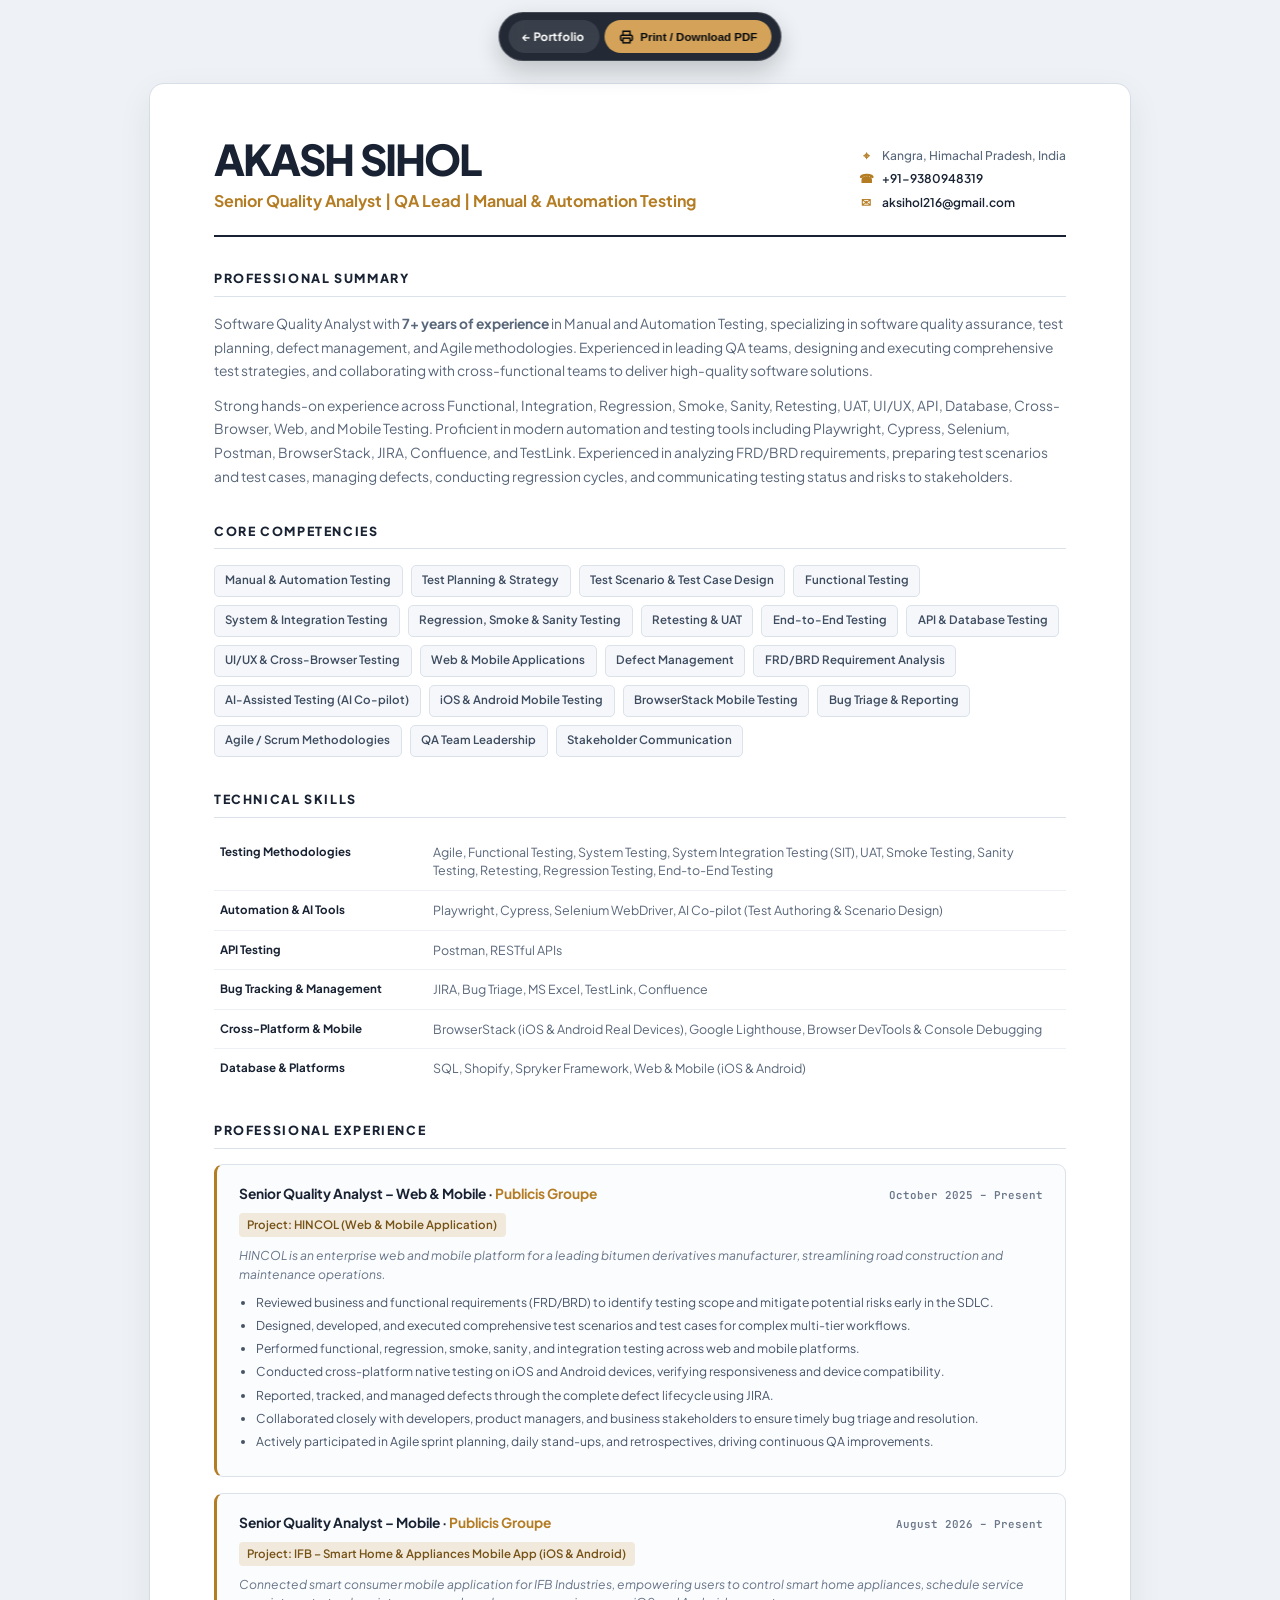
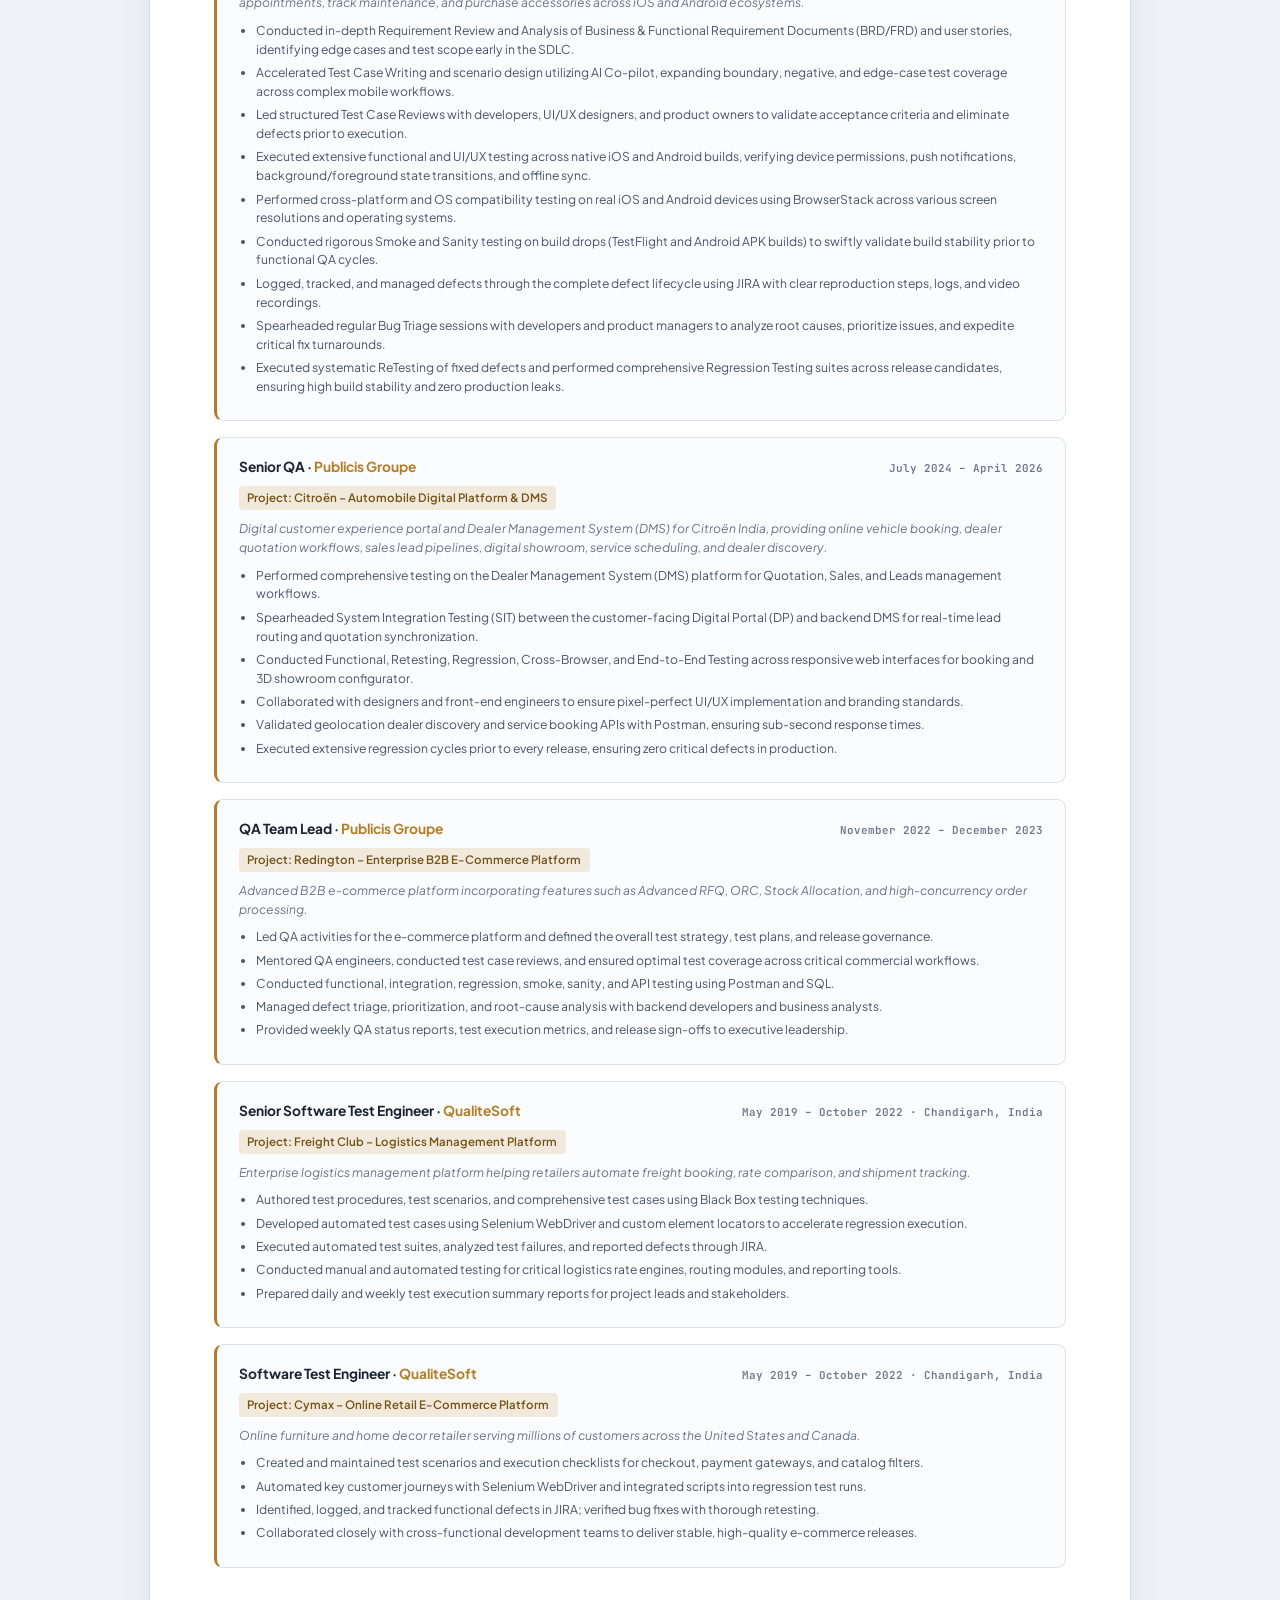
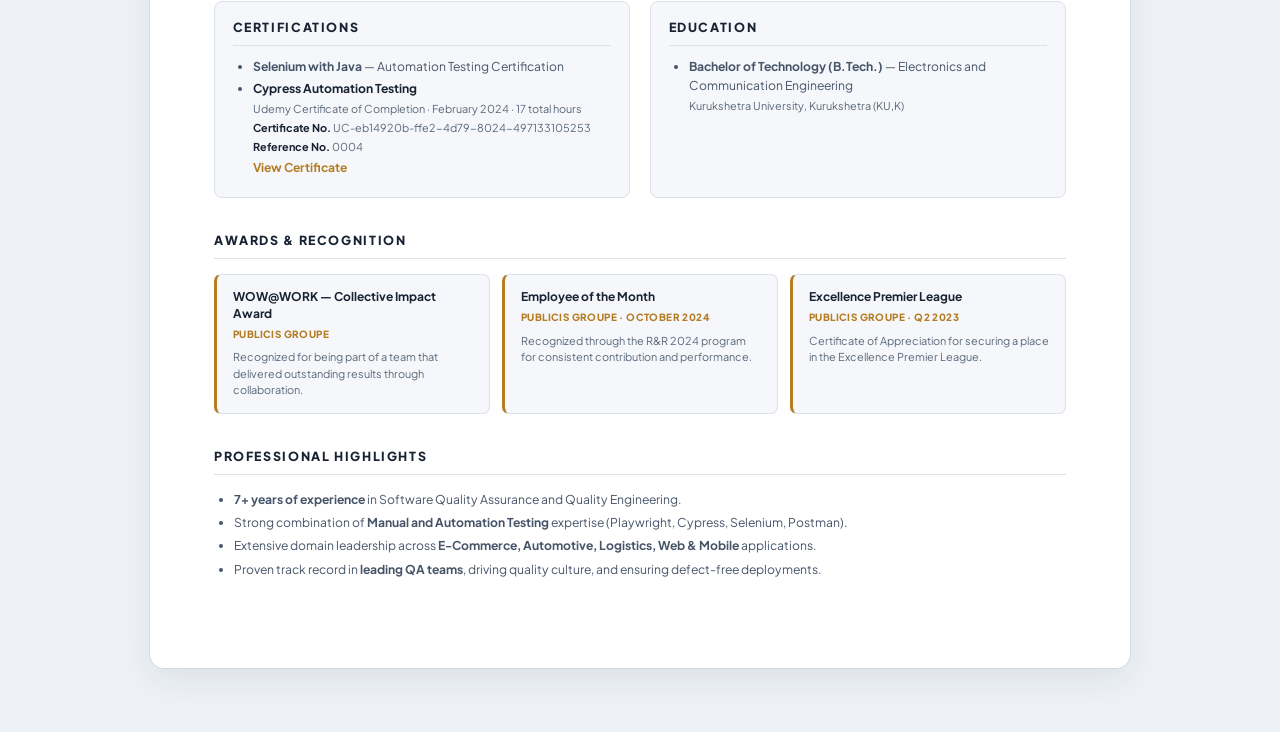
<file: resume.html>
<!DOCTYPE html>
<html lang="en" data-theme="light">
<head>
  <meta charset="UTF-8" />
  <meta name="viewport" content="width=device-width, initial-scale=1.0" />
  <title>Akash_Sihol_QA_Resume</title>
  <meta name="description" content="Resume of Akash Sihol - Senior Quality Analyst & QA Lead with 7+ years of experience in Manual and Automation Testing across Web, Mobile & E-commerce platforms." />
  <link rel="preconnect" href="https://fonts.googleapis.com">
  <link rel="preconnect" href="https://fonts.gstatic.com" crossorigin>
  <link href="https://fonts.googleapis.com/css2?family=Plus+Jakarta+Sans:wght@300;400;500;600;700;800&family=JetBrains+Mono:wght@400;500&display=swap" rel="stylesheet">
  <style>
    :root {
      --primary: #121824;
      --secondary: #475569;
      --accent: #b47d24;
      --accent-dark: #8c5d10;
      --border: #e2e8f0;
      --bg: #f8fafc;
      --card-bg: #ffffff;
      --font-sans: 'Plus Jakarta Sans', -apple-system, BlinkMacSystemFont, 'Segoe UI', Roboto, sans-serif;
      --font-mono: 'JetBrains Mono', monospace;
    }

    * {
      box-sizing: border-box;
      margin: 0;
      padding: 0;
    }

    body {
      font-family: var(--font-sans);
      background-color: var(--bg);
      color: var(--primary);
      line-height: 1.55;
      padding: 2rem 1rem 4rem;
      -webkit-font-smoothing: antialiased;
    }

    /* Floating Toolbar */
    .resume-toolbar {
      position: fixed;
      top: 1rem;
      left: 50%;
      transform: translateX(-50%);
      z-index: 1000;
      display: flex;
      align-items: center;
      gap: 0.75rem;
      background: rgba(18, 24, 36, 0.92);
      backdrop-filter: blur(12px);
      padding: 0.5rem 1rem;
      border-radius: 9999px;
      box-shadow: 0 10px 25px rgba(0, 0, 0, 0.2);
      border: 1px solid rgba(255, 255, 255, 0.15);
    }
    .toolbar-btn {
      display: inline-flex;
      align-items: center;
      gap: 0.45rem;
      padding: 0.45rem 1rem;
      border-radius: 9999px;
      font-size: 0.8125rem;
      font-weight: 700;
      text-decoration: none;
      cursor: pointer;
      border: none;
      transition: all 0.2s ease;
    }
    .toolbar-btn--primary {
      background: #d4a359;
      color: #070a10;
    }
    .toolbar-btn--primary:hover {
      background: #e8c68a;
      transform: translateY(-1px);
    }
    .toolbar-btn--secondary {
      background: rgba(255, 255, 255, 0.1);
      color: #ffffff;
    }
    .toolbar-btn--secondary:hover {
      background: rgba(255, 255, 255, 0.2);
    }

    /* Resume Container */
    .resume-wrapper {
      max-width: 860px;
      margin: 3.5rem auto 0;
      background: var(--card-bg);
      border-radius: 12px;
      box-shadow: 0 4px 20px rgba(0, 0, 0, 0.06), 0 0 0 1px var(--border);
      padding: 3.25rem 3.5rem;
    }

    /* Header */
    .resume-header {
      border-bottom: 2px solid var(--primary);
      padding-bottom: 1.5rem;
      margin-bottom: 1.75rem;
      display: flex;
      justify-content: space-between;
      align-items: flex-start;
      gap: 2rem;
    }
    .name-title-group h1 {
      font-size: 2.25rem;
      font-weight: 800;
      letter-spacing: -0.02em;
      color: var(--primary);
      line-height: 1.1;
      text-transform: uppercase;
    }
    .name-title-group h2 {
      font-size: 1.0625rem;
      font-weight: 700;
      color: var(--accent);
      margin-top: 0.35rem;
      letter-spacing: 0.02em;
    }
    .contact-info {
      display: flex;
      flex-direction: column;
      align-items: flex-end;
      gap: 0.35rem;
      font-size: 0.875rem;
      color: var(--secondary);
      font-weight: 500;
    }
    .contact-info a {
      color: var(--primary);
      text-decoration: none;
      font-weight: 600;
    }
    .contact-info a:hover {
      color: var(--accent);
      text-decoration: underline;
    }

    /* Section Styles */
    .resume-section {
      margin-bottom: 1.75rem;
    }
    .section-heading {
      font-size: 0.9375rem;
      font-weight: 800;
      text-transform: uppercase;
      letter-spacing: 0.08em;
      color: var(--primary);
      border-bottom: 1.5px solid var(--border);
      padding-bottom: 0.35rem;
      margin-bottom: 0.85rem;
      display: flex;
      align-items: center;
      justify-content: space-between;
    }

    .summary-p {
      font-size: 0.9375rem;
      color: #334155;
      line-height: 1.65;
      margin-bottom: 0.5rem;
    }

    /* Skills Grid */
    .skills-table {
      width: 100%;
      border-collapse: collapse;
      font-size: 0.875rem;
      margin-bottom: 0.5rem;
    }
    .skills-table tr {
      border-bottom: 1px solid #f1f5f9;
    }
    .skills-table td {
      padding: 0.45rem 0.25rem;
      vertical-align: top;
    }
    .skills-category {
      font-weight: 700;
      color: var(--primary);
      width: 28%;
    }
    .skills-content {
      color: #334155;
    }

    /* Experience Items */
    .experience-item {
      margin-bottom: 1.35rem;
    }
    .experience-header {
      display: flex;
      justify-content: space-between;
      align-items: baseline;
      margin-bottom: 0.2rem;
    }
    .role-company {
      font-size: 0.95rem;
      font-weight: 700;
      color: var(--primary);
    }
    .company-name {
      color: var(--accent);
    }
    .project-name-badge {
      font-size: 0.875rem;
      font-weight: 600;
      color: #1e293b;
      margin-bottom: 0.35rem;
    }
    .date-location {
      font-size: 0.8125rem;
      font-family: var(--font-mono);
      font-weight: 600;
      color: #64748b;
    }
    .project-overview {
      font-size: 0.875rem;
      font-style: italic;
      color: #475569;
      margin-bottom: 0.4rem;
    }
    .duty-list {
      list-style-type: disc;
      padding-left: 1.25rem;
      font-size: 0.875rem;
      color: #334155;
      line-height: 1.55;
    }
    .duty-list li {
      margin-bottom: 0.25rem;
    }

    /* Certifications & Education */
    .cert-edu-grid {
      display: grid;
      grid-template-columns: 1fr 1fr;
      gap: 1.5rem;
    }
    .bullet-list {
      list-style-type: disc;
      padding-left: 1.25rem;
      font-size: 0.875rem;
      color: #334155;
      line-height: 1.55;
    }

    /* PRINT STYLES FOR PDF */
    @media print {
      body {
        background: #ffffff;
        color: #000000;
        padding: 0;
      }
      .resume-toolbar {
        display: none !important;
      }
      .resume-wrapper {
        margin: 0;
        padding: 0;
        box-shadow: none;
        border: none;
        max-width: 100%;
        border-radius: 0;
      }
      .resume-header {
        border-bottom-color: #000000;
      }
      .name-title-group h1 {
        color: #000000;
      }
      .name-title-group h2 {
        color: #7a540d;
      }
      .section-heading {
        border-bottom-color: #cbd5e1;
        break-after: avoid;
      }
      .experience-item {
        break-inside: avoid;
        margin-bottom: 1rem;
      }
      a {
        text-decoration: none;
        color: #000000;
      }
    }

    @media (max-width: 680px) {
      .resume-wrapper {
        padding: 2rem 1.5rem;
      }
      .resume-header {
        flex-direction: column;
        align-items: flex-start;
        gap: 1rem;
      }
      .contact-info {
        align-items: flex-start;
      }
      .cert-edu-grid {
        grid-template-columns: 1fr;
      }
      .skills-category {
        width: 35%;
      }
    }
    /* =====================================================================
       Resume layout refinement
       ===================================================================== */
    :root {
      --resume-ink: #182232;
      --resume-muted: #59677a;
      --resume-soft: #f5f7fa;
      --resume-line: #dbe2ea;
      --resume-gold: #b47d24;
    }

    body {
      background: #eef2f6;
      padding: 5.25rem 1rem 4rem;
      color: var(--resume-ink);
    }

    .resume-toolbar {
      top: 0.75rem;
      padding: 0.42rem 0.55rem;
      gap: 0.35rem;
      border-radius: 999px;
    }

    .toolbar-btn {
      min-height: 2.1rem;
      padding: 0.45rem 0.9rem;
      font-size: 0.72rem;
      white-space: nowrap;
    }

    .resume-wrapper {
      max-width: 980px;
      margin: 0 auto;
      padding: 3.25rem 4rem 3.5rem;
      border-radius: 14px;
      box-shadow: 0 12px 34px rgba(26, 39, 58, 0.08), 0 0 0 1px var(--resume-line);
    }

    .resume-header {
      display: grid;
      grid-template-columns: minmax(0, 1fr) auto;
      align-items: end;
      gap: 2.5rem;
      padding-bottom: 1.5rem;
      margin-bottom: 2rem;
      border-bottom: 2px solid var(--resume-ink);
    }

    .name-title-group h1 {
      font-size: clamp(2rem, 4vw, 2.65rem);
      color: var(--resume-ink);
      letter-spacing: -0.045em;
    }

    .name-title-group h2 {
      margin-top: 0.45rem;
      font-size: clamp(0.72rem, 1.4vw, 1rem);
      line-height: 1.35;
      letter-spacing: 0;
      white-space: nowrap;
      color: var(--resume-gold);
    }

    .contact-info {
      align-items: flex-start;
      gap: 0.48rem;
      min-width: 205px;
      font-size: 0.75rem;
      line-height: 1.35;
      color: var(--resume-muted);
    }

    .contact-line {
      display: flex;
      align-items: flex-start;
      gap: 0.5rem;
    }

    .contact-icon {
      width: 1rem;
      flex: 0 0 1rem;
      color: var(--resume-gold);
      font-weight: 800;
      text-align: center;
    }

    .contact-info a {
      color: var(--resume-ink);
    }

    .resume-section {
      margin-bottom: 2.1rem;
    }

    .section-heading {
      margin-bottom: 0.95rem;
      padding-bottom: 0.45rem;
      border-bottom: 1px solid var(--resume-line);
      color: var(--resume-ink);
      font-size: 0.78rem;
      letter-spacing: 0.13em;
    }

    .summary-p {
      margin-bottom: 0.65rem;
      color: var(--resume-muted);
      font-size: 0.86rem;
      line-height: 1.72;
    }

    .competency-list {
      display: flex;
      flex-wrap: wrap;
      gap: 0.5rem;
    }

    .competency-list span {
      display: inline-flex;
      align-items: center;
      min-height: 2rem;
      padding: 0.38rem 0.65rem;
      border: 1px solid var(--resume-line);
      border-radius: 5px;
      background: var(--resume-soft);
      color: #3e4c60;
      font-size: 0.72rem;
      font-weight: 600;
      line-height: 1.25;
    }

    .skills-table {
      table-layout: fixed;
      margin-bottom: 0;
      font-size: 0.78rem;
    }

    .skills-table tr {
      border-bottom: 1px solid #edf1f5;
    }

    .skills-table tr:last-child {
      border-bottom: 0;
    }

    .skills-table td {
      padding: 0.62rem 0.35rem;
      line-height: 1.5;
    }

    .skills-category {
      width: 25%;
      color: var(--resume-ink);
      font-size: 0.72rem;
      line-height: 1.35;
    }

    .skills-content {
      color: var(--resume-muted);
    }

    .experience-item {
      margin-bottom: 1rem;
      padding: 1.2rem 1.35rem 1.25rem;
      border: 1px solid var(--resume-line);
      border-left: 3px solid var(--resume-gold);
      border-radius: 9px;
      background: #fbfcfe;
    }

    .experience-item:last-child {
      margin-bottom: 0;
    }

    .experience-header {
      gap: 1rem;
      margin-bottom: 0.45rem;
    }

    .role-company {
      color: var(--resume-ink);
      font-size: 0.86rem;
      line-height: 1.45;
    }

    .company-name {
      color: var(--resume-gold);
    }

    .date-location {
      flex: 0 0 auto;
      color: #6b7788;
      font-size: 0.68rem;
      white-space: nowrap;
    }

    .project-name-badge {
      display: inline-block;
      max-width: 100%;
      margin-bottom: 0.55rem;
      padding: 0.27rem 0.55rem;
      border-radius: 4px;
      background: #f1eadc;
      color: #765216;
      font-size: 0.72rem;
      line-height: 1.35;
    }

    .project-overview {
      margin-bottom: 0.55rem;
      color: #667487;
      font-size: 0.76rem;
      line-height: 1.55;
    }

    .duty-list,
    .bullet-list {
      color: #465468;
      font-size: 0.76rem;
      line-height: 1.55;
    }

    .duty-list {
      padding-left: 1.1rem;
    }

    .duty-list li,
    .bullet-list li {
      margin-bottom: 0.28rem;
    }

    .cert-edu-grid {
      gap: 1.25rem;
    }

    .cert-edu-grid > div {
      padding: 1rem 1.1rem;
      border: 1px solid var(--resume-line);
      border-radius: 8px;
      background: var(--resume-soft);
    }

    .cert-edu-grid .section-heading {
      margin-bottom: 0.7rem;
    }

    @page {
      size: A4;
      margin: 12mm;
    }

    @media print {
      body {
        background: #ffffff;
        padding: 0;
      }

      .resume-wrapper {
        max-width: none;
        padding: 0;
        box-shadow: none;
      }

      .resume-header {
        border-bottom-color: #111827;
      }

      .experience-item,
      .cert-edu-grid > div {
        background: #ffffff;
        break-inside: avoid;
      }

      .competency-list span,
      .project-name-badge {
        background: #ffffff;
      }
    }

    @media (max-width: 720px) {
      body {
        padding: 4.75rem 0.65rem 2rem;
      }

      .resume-toolbar {
        width: max-content;
        max-width: calc(100% - 1.3rem);
      }

      .toolbar-btn {
        padding-inline: 0.7rem;
        font-size: 0.66rem;
      }

      .resume-wrapper {
        padding: 1.75rem 1.15rem 2.25rem;
        border-radius: 10px;
      }

      .resume-header {
        grid-template-columns: 1fr;
        align-items: start;
        gap: 1.15rem;
        margin-bottom: 1.65rem;
      }

      .name-title-group h1 {
        font-size: 2rem;
      }

      .name-title-group h2 {
        font-size: 0.7rem;
        letter-spacing: -0.025em;
      }

      .contact-info {
        min-width: 0;
        font-size: 0.72rem;
      }

      .resume-section {
        margin-bottom: 1.65rem;
      }

      .summary-p {
        font-size: 0.8rem;
        line-height: 1.65;
      }

      .competency-list {
        gap: 0.4rem;
      }

      .competency-list span {
        padding: 0.34rem 0.5rem;
        font-size: 0.66rem;
      }

      .skills-table,
      .skills-table tbody,
      .skills-table tr,
      .skills-table td {
        display: block;
        width: 100%;
      }

      .skills-table tr {
        padding: 0.55rem 0;
      }

      .skills-table td {
        padding: 0.1rem 0;
      }

      .skills-category {
        font-size: 0.7rem;
      }

      .skills-content {
        font-size: 0.76rem;
      }

      .experience-item {
        padding: 1rem 0.9rem 1.05rem;
      }

      .experience-header {
        display: grid;
        grid-template-columns: 1fr;
        gap: 0.2rem;
      }

      .date-location {
        font-size: 0.64rem;
      }

      .role-company {
        font-size: 0.8rem;
      }

      .project-name-badge {
        font-size: 0.68rem;
        line-height: 1.35;
      }

      .project-overview,
      .duty-list,
      .bullet-list {
        font-size: 0.72rem;
      }

      .cert-edu-grid {
        grid-template-columns: 1fr;
      }
    }

    @media (max-width: 390px) {
      .name-title-group h1 {
        font-size: 1.75rem;
      }

      .name-title-group h2 {
        font-size: 0.61rem;
      }

      .toolbar-btn {
        padding-inline: 0.55rem;
        font-size: 0.6rem;
      }
    }

    .resume-awards-grid {
      display: grid;
      grid-template-columns: repeat(3, minmax(0, 1fr));
      gap: 0.75rem;
    }

    .resume-award-item {
      padding: 0.9rem 1rem;
      border: 1px solid var(--resume-line);
      border-left: 3px solid var(--resume-gold);
      border-radius: 7px;
      background: var(--resume-soft);
    }

    .resume-award-item h4 {
      color: var(--resume-ink);
      font-size: 0.75rem;
      line-height: 1.35;
    }

    .resume-award-item span {
      display: block;
      margin-top: 0.3rem;
      color: var(--resume-gold);
      font-size: 0.62rem;
      font-weight: 800;
      letter-spacing: 0.04em;
      text-transform: uppercase;
    }

    .resume-award-item p {
      margin-top: 0.45rem;
      color: var(--resume-muted);
      font-size: 0.68rem;
      line-height: 1.5;
    }

    .resume-cert-link {
      display: inline-block;
      margin-top: 0.25rem;
      color: var(--resume-gold);
      font-weight: 700;
      text-decoration: none;
    }

    .resume-cert-link:hover {
      text-decoration: underline;
    }

    .resume-certification-item {
      line-height: 1.45;
    }

    .resume-certification-item > strong {
      display: block;
      color: var(--resume-ink);
    }

    .certification-subtitle,
    .certification-meta {
      display: block;
      margin-top: 0.2rem;
      color: var(--resume-muted);
      font-size: 0.68rem;
    }

    .certification-meta b {
      color: var(--resume-ink);
      font-weight: 700;
    }

    @media print {
      .resume-award-item {
        background: #ffffff;
      }

      .resume-cert-link {
        color: #111827;
        text-decoration: none;
      }
    }

    @media (max-width: 720px) {
      .resume-awards-grid {
        grid-template-columns: 1fr;
      }
    }

    /* Keep normal words intact on narrow screens. */
    .resume-wrapper,
    .resume-wrapper * {
      word-break: normal;
      overflow-wrap: normal;
      hyphens: none;
      line-break: auto;
    }

    .resume-wrapper .certification-meta {
      max-width: 100%;
      overflow-x: auto;
      white-space: nowrap;
      scrollbar-width: thin;
    }
  </style>
</head>
<body>

  <!-- Floating Navigation Toolbar -->
  <div class="resume-toolbar">
    <a href="./index.html" class="toolbar-btn toolbar-btn--secondary">← Portfolio</a>
    <button onclick="document.title='Akash_Sihol_QA_Resume'; window.print()" class="toolbar-btn toolbar-btn--primary">
      <svg width="14" height="14" viewBox="0 0 24 24" fill="none" stroke="currentColor" stroke-width="2.5"><path d="M6 9V2h12v7M6 18H4a2 2 0 0 1-2-2v-5a2 2 0 0 1 2-2h16a2 2 0 0 1 2 2v5a2 2 0 0 1-2 2h-2"/><rect x="6" y="14" width="12" height="8"/></svg>
      Print / Download PDF
    </button>
  </div>

  <main class="resume-wrapper">
    <!-- Header -->
    <header class="resume-header">
      <div class="name-title-group">
        <h1>Akash Sihol</h1>
        <h2>Senior Quality Analyst | QA Lead | Manual &amp; Automation Testing</h2>
      </div>
      <div class="contact-info">
        <span class="contact-line"><span class="contact-icon" aria-hidden="true">⌖</span><span>Kangra, Himachal Pradesh, India</span></span>
        <span class="contact-line"><span class="contact-icon" aria-hidden="true">☎</span><a href="tel:+919380948319">+91-9380948319</a></span>
        <span class="contact-line"><span class="contact-icon" aria-hidden="true">✉</span><a href="mailto:aksihol216@gmail.com">aksihol216@gmail.com</a></span>
      </div>
    </header>

    <!-- Professional Summary -->
    <section class="resume-section">
      <h3 class="section-heading">Professional Summary</h3>
      <p class="summary-p">
        Software Quality Analyst with <strong>7+ years of experience</strong> in Manual and Automation Testing, specializing in software quality assurance, test planning, defect management, and Agile methodologies. Experienced in leading QA teams, designing and executing comprehensive test strategies, and collaborating with cross-functional teams to deliver high-quality software solutions.
      </p>
      <p class="summary-p">
        Strong hands-on experience across Functional, Integration, Regression, Smoke, Sanity, Retesting, UAT, UI/UX, API, Database, Cross-Browser, Web, and Mobile Testing. Proficient in modern automation and testing tools including Playwright, Cypress, Selenium, Postman, BrowserStack, JIRA, Confluence, and TestLink. Experienced in analyzing FRD/BRD requirements, preparing test scenarios and test cases, managing defects, conducting regression cycles, and communicating testing status and risks to stakeholders.
      </p>
    </section>

    <!-- Core Competencies -->
    <section class="resume-section">
      <h3 class="section-heading">Core Competencies</h3>
      <div class="competency-list" aria-label="Core competencies">
        <span>Manual &amp; Automation Testing</span>
        <span>Test Planning &amp; Strategy</span>
        <span>Test Scenario &amp; Test Case Design</span>
        <span>Functional Testing</span>
        <span>System &amp; Integration Testing</span>
        <span>Regression, Smoke &amp; Sanity Testing</span>
        <span>Retesting &amp; UAT</span>
        <span>End-to-End Testing</span>
        <span>API &amp; Database Testing</span>
        <span>UI/UX &amp; Cross-Browser Testing</span>
        <span>Web &amp; Mobile Applications</span>
        <span>Defect Management</span>
        <span>FRD/BRD Requirement Analysis</span>
        <span>AI-Assisted Testing (AI Co-pilot)</span>
        <span>iOS &amp; Android Mobile Testing</span>
        <span>BrowserStack Mobile Testing</span>
        <span>Bug Triage &amp; Reporting</span>
        <span>Agile / Scrum Methodologies</span>
        <span>QA Team Leadership</span>
        <span>Stakeholder Communication</span>
      </div>
    </section>

    <!-- Technical Skills -->
    <section class="resume-section">
      <h3 class="section-heading">Technical Skills</h3>
      <table class="skills-table">
        <tr>
          <td class="skills-category">Testing Methodologies</td>
          <td class="skills-content">Agile, Functional Testing, System Testing, System Integration Testing (SIT), UAT, Smoke Testing, Sanity Testing, Retesting, Regression Testing, End-to-End Testing</td>
        </tr>
        <tr>
          <td class="skills-category">Automation &amp; AI Tools</td>
          <td class="skills-content">Playwright, Cypress, Selenium WebDriver, AI Co-pilot (Test Authoring &amp; Scenario Design)</td>
        </tr>
        <tr>
          <td class="skills-category">API Testing</td>
          <td class="skills-content">Postman, RESTful APIs</td>
        </tr>
        <tr>
          <td class="skills-category">Bug Tracking &amp; Management</td>
          <td class="skills-content">JIRA, Bug Triage, MS Excel, TestLink, Confluence</td>
        </tr>
        <tr>
          <td class="skills-category">Cross-Platform &amp; Mobile</td>
          <td class="skills-content">BrowserStack (iOS &amp; Android Real Devices), Google Lighthouse, Browser DevTools &amp; Console Debugging</td>
        </tr>
        <tr>
          <td class="skills-category">Database &amp; Platforms</td>
          <td class="skills-content">SQL, Shopify, Spryker Framework, Web &amp; Mobile (iOS &amp; Android)</td>
        </tr>
      </table>
    </section>

    <!-- Professional Experience -->
    <section class="resume-section">
      <h3 class="section-heading">Professional Experience</h3>

      <!-- 1. HINCOL -->
      <div class="experience-item">
        <div class="experience-header">
          <div class="role-company">Senior Quality Analyst – Web &amp; Mobile · <span class="company-name">Publicis Groupe</span></div>
          <div class="date-location">October 2025 – Present</div>
        </div>
        <div class="project-name-badge">Project: HINCOL (Web &amp; Mobile Application)</div>
        <p class="project-overview">HINCOL is an enterprise web and mobile platform for a leading bitumen derivatives manufacturer, streamlining road construction and maintenance operations.</p>
        <ul class="duty-list">
          <li>Reviewed business and functional requirements (FRD/BRD) to identify testing scope and mitigate potential risks early in the SDLC.</li>
          <li>Designed, developed, and executed comprehensive test scenarios and test cases for complex multi-tier workflows.</li>
          <li>Performed functional, regression, smoke, sanity, and integration testing across web and mobile platforms.</li>
          <li>Conducted cross-platform native testing on iOS and Android devices, verifying responsiveness and device compatibility.</li>
          <li>Reported, tracked, and managed defects through the complete defect lifecycle using JIRA.</li>
          <li>Collaborated closely with developers, product managers, and business stakeholders to ensure timely bug triage and resolution.</li>
          <li>Actively participated in Agile sprint planning, daily stand-ups, and retrospectives, driving continuous QA improvements.</li>
        </ul>
      </div>

      <!-- 2. IFB Mobile App -->
      <div class="experience-item">
        <div class="experience-header">
          <div class="role-company">Senior Quality Analyst – Mobile · <span class="company-name">Publicis Groupe</span></div>
          <div class="date-location">August 2026 – Present</div>
        </div>
        <div class="project-name-badge">Project: IFB – Smart Home &amp; Appliances Mobile App (iOS &amp; Android)</div>
        <p class="project-overview">Connected smart consumer mobile application for IFB Industries, empowering users to control smart home appliances, schedule service appointments, track maintenance, and purchase accessories across iOS and Android ecosystems.</p>
        <ul class="duty-list">
          <li>Conducted in-depth Requirement Review and Analysis of Business &amp; Functional Requirement Documents (BRD/FRD) and user stories, identifying edge cases and test scope early in the SDLC.</li>
          <li>Accelerated Test Case Writing and scenario design utilizing AI Co-pilot, expanding boundary, negative, and edge-case test coverage across complex mobile workflows.</li>
          <li>Led structured Test Case Reviews with developers, UI/UX designers, and product owners to validate acceptance criteria and eliminate defects prior to execution.</li>
          <li>Executed extensive functional and UI/UX testing across native iOS and Android builds, verifying device permissions, push notifications, background/foreground state transitions, and offline sync.</li>
          <li>Performed cross-platform and OS compatibility testing on real iOS and Android devices using BrowserStack across various screen resolutions and operating systems.</li>
          <li>Conducted rigorous Smoke and Sanity testing on build drops (TestFlight and Android APK builds) to swiftly validate build stability prior to functional QA cycles.</li>
          <li>Logged, tracked, and managed defects through the complete defect lifecycle using JIRA with clear reproduction steps, logs, and video recordings.</li>
          <li>Spearheaded regular Bug Triage sessions with developers and product managers to analyze root causes, prioritize issues, and expedite critical fix turnarounds.</li>
          <li>Executed systematic ReTesting of fixed defects and performed comprehensive Regression Testing suites across release candidates, ensuring high build stability and zero production leaks.</li>
        </ul>
      </div>

      <!-- 3. Citroen -->
      <div class="experience-item">
        <div class="experience-header">
          <div class="role-company">Senior QA · <span class="company-name">Publicis Groupe</span></div>
          <div class="date-location">July 2024 – April 2026</div>
        </div>
        <div class="project-name-badge">Project: Citroën – Automobile Digital Platform &amp; DMS</div>
        <p class="project-overview">Digital customer experience portal and Dealer Management System (DMS) for Citroën India, providing online vehicle booking, dealer quotation workflows, sales lead pipelines, digital showroom, service scheduling, and dealer discovery.</p>
        <ul class="duty-list">
          <li>Performed comprehensive testing on the Dealer Management System (DMS) platform for Quotation, Sales, and Leads management workflows.</li>
          <li>Spearheaded System Integration Testing (SIT) between the customer-facing Digital Portal (DP) and backend DMS for real-time lead routing and quotation synchronization.</li>
          <li>Conducted Functional, Retesting, Regression, Cross-Browser, and End-to-End Testing across responsive web interfaces for booking and 3D showroom configurator.</li>
          <li>Collaborated with designers and front-end engineers to ensure pixel-perfect UI/UX implementation and branding standards.</li>
          <li>Validated geolocation dealer discovery and service booking APIs with Postman, ensuring sub-second response times.</li>
          <li>Executed extensive regression cycles prior to every release, ensuring zero critical defects in production.</li>
        </ul>
      </div>

      <!-- 4. Redington -->
      <div class="experience-item">
        <div class="experience-header">
          <div class="role-company">QA Team Lead · <span class="company-name">Publicis Groupe</span></div>
          <div class="date-location">November 2022 – December 2023</div>
        </div>
        <div class="project-name-badge">Project: Redington – Enterprise B2B E-Commerce Platform</div>
        <p class="project-overview">Advanced B2B e-commerce platform incorporating features such as Advanced RFQ, ORC, Stock Allocation, and high-concurrency order processing.</p>
        <ul class="duty-list">
          <li>Led QA activities for the e-commerce platform and defined the overall test strategy, test plans, and release governance.</li>
          <li>Mentored QA engineers, conducted test case reviews, and ensured optimal test coverage across critical commercial workflows.</li>
          <li>Conducted functional, integration, regression, smoke, sanity, and API testing using Postman and SQL.</li>
          <li>Managed defect triage, prioritization, and root-cause analysis with backend developers and business analysts.</li>
          <li>Provided weekly QA status reports, test execution metrics, and release sign-offs to executive leadership.</li>
        </ul>
      </div>

      <!-- 5. Freight Club -->
      <div class="experience-item">
        <div class="experience-header">
          <div class="role-company">Senior Software Test Engineer · <span class="company-name">QualiteSoft</span></div>
          <div class="date-location">May 2019 – October 2022 · Chandigarh, India</div>
        </div>
        <div class="project-name-badge">Project: Freight Club – Logistics Management Platform</div>
        <p class="project-overview">Enterprise logistics management platform helping retailers automate freight booking, rate comparison, and shipment tracking.</p>
        <ul class="duty-list">
          <li>Authored test procedures, test scenarios, and comprehensive test cases using Black Box testing techniques.</li>
          <li>Developed automated test cases using Selenium WebDriver and custom element locators to accelerate regression execution.</li>
          <li>Executed automated test suites, analyzed test failures, and reported defects through JIRA.</li>
          <li>Conducted manual and automated testing for critical logistics rate engines, routing modules, and reporting tools.</li>
          <li>Prepared daily and weekly test execution summary reports for project leads and stakeholders.</li>
        </ul>
      </div>

      <!-- 6. Cymax -->
      <div class="experience-item">
        <div class="experience-header">
          <div class="role-company">Software Test Engineer · <span class="company-name">QualiteSoft</span></div>
          <div class="date-location">May 2019 – October 2022 · Chandigarh, India</div>
        </div>
        <div class="project-name-badge">Project: Cymax – Online Retail E-Commerce Platform</div>
        <p class="project-overview">Online furniture and home decor retailer serving millions of customers across the United States and Canada.</p>
        <ul class="duty-list">
          <li>Created and maintained test scenarios and execution checklists for checkout, payment gateways, and catalog filters.</li>
          <li>Automated key customer journeys with Selenium WebDriver and integrated scripts into regression test runs.</li>
          <li>Identified, logged, and tracked functional defects in JIRA; verified bug fixes with thorough retesting.</li>
          <li>Collaborated closely with cross-functional development teams to deliver stable, high-quality e-commerce releases.</li>
        </ul>
      </div>
    </section>

    <!-- Certifications & Education -->
    <section class="resume-section">
      <div class="cert-edu-grid">
        <div>
          <h3 class="section-heading">Certifications</h3>
          <ul class="bullet-list">
            <li><strong>Selenium with Java</strong> — Automation Testing Certification</li>
            <li class="resume-certification-item">
              <strong>Cypress Automation Testing</strong>
              <span class="certification-subtitle">Udemy Certificate of Completion · February 2024 · 17 total hours</span>
              <span class="certification-meta"><b>Certificate No.</b> UC-eb14920b-ffe2-4d79-8024-497133105253</span>
              <span class="certification-meta"><b>Reference No.</b> 0004</span>
              <a class="resume-cert-link" href="./assets/cypress-certificate.jpeg" target="_blank" rel="noopener noreferrer">View Certificate</a>
            </li>
          </ul>
        </div>
        <div>
          <h3 class="section-heading">Education</h3>
          <ul class="bullet-list">
            <li>
              <strong>Bachelor of Technology (B.Tech.)</strong> — Electronics and Communication Engineering<br />
              <span class="certification-subtitle">Kurukshetra University, Kurukshetra (KU,K)</span>
            </li>
          </ul>
        </div>
      </div>
    </section>

    <!-- Awards & Recognition -->
    <section class="resume-section awards-resume-section">
      <h3 class="section-heading">Awards &amp; Recognition</h3>
      <div class="resume-awards-grid">
        <article class="resume-award-item">
          <div>
            <h4>WOW@WORK — Collective Impact Award</h4>
            <span>Publicis Groupe</span>
          </div>
          <p>Recognized for being part of a team that delivered outstanding results through collaboration.</p>
        </article>
        <article class="resume-award-item">
          <div>
            <h4>Employee of the Month</h4>
            <span>Publicis Groupe · October 2024</span>
          </div>
          <p>Recognized through the R&amp;R 2024 program for consistent contribution and performance.</p>
        </article>
        <article class="resume-award-item">
          <div>
            <h4>Excellence Premier League</h4>
            <span>Publicis Groupe · Q2 2023</span>
          </div>
          <p>Certificate of Appreciation for securing a place in the Excellence Premier League.</p>
        </article>
      </div>
    </section>

    <!-- Highlights -->
    <section class="resume-section">
      <h3 class="section-heading">Professional Highlights</h3>
      <ul class="bullet-list">
        <li><strong>7+ years of experience</strong> in Software Quality Assurance and Quality Engineering.</li>
        <li>Strong combination of <strong>Manual and Automation Testing</strong> expertise (Playwright, Cypress, Selenium, Postman).</li>
        <li>Extensive domain leadership across <strong>E-Commerce, Automotive, Logistics, Web &amp; Mobile</strong> applications.</li>
        <li>Proven track record in <strong>leading QA teams</strong>, driving quality culture, and ensuring defect-free deployments.</li>
      </ul>
    </section>
  </main>

</body>
</html>
</file>
<file: style.css>
/* ==========================================================================
   AKASH SIHOL — SENIOR QUALITY ANALYST & QA LEAD
   Design System & Master Stylesheet
   ========================================================================== */

@import url('https://fonts.googleapis.com/css2?family=Cormorant+Garamond:ital,wght@0,400;0,600;0,700;1,400;1,600&family=Plus+Jakarta+Sans:wght@300;400;500;600;700;800&family=JetBrains+Mono:wght@400;500;600&family=Caveat:wght@600;700&display=swap');

:root {
  /* Core Color Tokens (Dark Theme Default) */
  --bg-primary: #070a10;
  --bg-secondary: #0c111a;
  --bg-tertiary: #131a26;
  --bg-card: rgba(15, 22, 35, 0.72);
  --bg-card-hover: rgba(22, 32, 50, 0.85);
  --bg-card-light: #ffffff;
  --bg-light-band: #f5f4ef;
  --bg-light-card: #ffffff;
  --bg-input: #0b1018;
  
  /* Text Tokens */
  --text-primary: #f2f4f8;
  --text-secondary: #9aa5b8;
  --text-muted: #626e82;
  --text-heading: #ffffff;
  --text-light-primary: #121824;
  --text-light-secondary: #5a6578;
  --text-light-muted: #838e9e;
  
  /* Accent Tokens (Gold / Champagne / Warm Ochre) */
  --gold-primary: #d4a359;
  --gold-light: #e8c68a;
  --gold-dark: #b28236;
  --gold-accent: #e5b96a;
  --gold-glow: rgba(212, 163, 89, 0.28);
  --gold-subtle: rgba(212, 163, 89, 0.12);
  --gold-border: rgba(212, 163, 89, 0.35);
  --gold-gradient: linear-gradient(135deg, #d4a359 0%, #f3d79b 50%, #c19041 100%);
  
  /* Status & Functional */
  --color-success: #2dd4bf;
  --color-success-bg: rgba(45, 212, 191, 0.12);
  --color-info: #60a5fa;
  --color-warning: #fbbf24;
  --color-danger: #f87171;
  
  /* Borders & Glass */
  --border-subtle: rgba(255, 255, 255, 0.08);
  --border-medium: rgba(255, 255, 255, 0.14);
  --border-light-subtle: rgba(0, 0, 0, 0.08);
  --border-light-medium: rgba(0, 0, 0, 0.14);
  --glass-bg: rgba(12, 17, 26, 0.75);
  --glass-border: rgba(255, 255, 255, 0.1);
  --glass-shadow: 0 20px 40px -15px rgba(0, 0, 0, 0.5);
  
  /* Typography */
  --font-sans: 'Plus Jakarta Sans', -apple-system, BlinkMacSystemFont, 'Segoe UI', Roboto, sans-serif;
  --font-serif: 'Cormorant Garamond', Georgia, serif;
  --font-mono: 'JetBrains Mono', monospace;
  --font-script: 'Caveat', cursive;
  
  /* Dimensions & Spacing */
  --container-max: 1240px;
  --header-height: 80px;
  --radius-sm: 8px;
  --radius-md: 14px;
  --radius-lg: 20px;
  --radius-xl: 28px;
  --radius-pill: 9999px;
  
  /* Transitions */
  --transition-fast: 0.18s cubic-bezier(0.16, 1, 0.3, 1);
  --transition-normal: 0.32s cubic-bezier(0.16, 1, 0.3, 1);
  --transition-slow: 0.55s cubic-bezier(0.16, 1, 0.3, 1);
  
  /* Spotlight defaults */
  --spot-x: 50%;
  --spot-y: 50%;
}

/* Light Theme Variables Override */
html[data-theme="light"] {
  --bg-primary: #f8f9fa;
  --bg-secondary: #edf0f5;
  --bg-tertiary: #e2e6ee;
  --bg-card: rgba(255, 255, 255, 0.9);
  --bg-card-hover: #ffffff;
  --bg-card-light: #ffffff;
  --bg-light-band: #ffffff;
  --bg-light-card: #f8f9fa;
  --bg-input: #ffffff;
  
  --text-primary: #17202e;
  --text-secondary: #4a5568;
  --text-muted: #718096;
  --text-heading: #0a0f18;
  
  --gold-primary: #b88628;
  --gold-light: #9c6e18;
  --gold-dark: #7a540d;
  --gold-accent: #b88628;
  --gold-glow: rgba(184, 134, 40, 0.2);
  --gold-subtle: rgba(184, 134, 40, 0.08);
  --gold-border: rgba(184, 134, 40, 0.3);
  
  --border-subtle: rgba(0, 0, 0, 0.08);
  --border-medium: rgba(0, 0, 0, 0.15);
  --glass-bg: rgba(255, 255, 255, 0.85);
  --glass-border: rgba(0, 0, 0, 0.1);
  --glass-shadow: 0 16px 36px -10px rgba(0, 0, 0, 0.1);
}

/* Base Reset & Typography */
*, *::before, *::after {
  box-sizing: border-box;
  margin: 0;
  padding: 0;
}

html {
  scroll-behavior: smooth;
  font-size: 16px;
  -webkit-text-size-adjust: 100%;
  text-rendering: optimizeLegibility;
  -webkit-font-smoothing: antialiased;
  -moz-osx-font-smoothing: grayscale;
}

body {
  font-family: var(--font-sans);
  background-color: var(--bg-primary);
  color: var(--text-primary);
  line-height: 1.65;
  overflow-x: hidden;
  position: relative;
  transition: background-color var(--transition-normal), color var(--transition-normal);
}

img, svg, picture, video {
  display: block;
  max-width: 100%;
  height: auto;
}

a {
  color: inherit;
  text-decoration: none;
  transition: color var(--transition-fast), border-color var(--transition-fast), transform var(--transition-fast);
}

button, input, textarea, select {
  font: inherit;
  color: inherit;
  background: none;
  border: none;
  outline: none;
}

button {
  cursor: pointer;
}

ul, ol {
  list-style: none;
}

::selection {
  background-color: var(--gold-primary);
  color: #070a10;
}

/* Accessibility Skip Link */
.skip-link {
  position: fixed;
  top: 1rem;
  left: 1rem;
  z-index: 10000;
  padding: 0.75rem 1.25rem;
  background: var(--gold-primary);
  color: #070a10;
  font-weight: 700;
  border-radius: var(--radius-sm);
  transform: translateY(-150%);
  transition: transform var(--transition-fast);
}
.skip-link:focus {
  transform: translateY(0);
}

/* Scroll Progress Bar */
.scroll-progress {
  position: fixed;
  top: 0;
  left: 0;
  width: 100%;
  height: 3px;
  z-index: 9999;
  pointer-events: none;
  background: transparent;
}
.scroll-progress span {
  display: block;
  height: 100%;
  width: 0%;
  background: var(--gold-gradient);
  box-shadow: 0 0 10px var(--gold-glow);
  transition: width 0.1s linear;
}

/* Page Loader */
.page-loader {
  position: fixed;
  inset: 0;
  background: var(--bg-primary);
  z-index: 99999;
  display: flex;
  align-items: center;
  justify-content: center;
  transition: opacity 0.5s ease, visibility 0.5s ease;
}
.page-loader.is-loaded {
  opacity: 0;
  visibility: hidden;
  pointer-events: none;
}
.loader-spinner {
  width: 46px;
  height: 46px;
  border: 3px solid var(--border-subtle);
  border-top-color: var(--gold-primary);
  border-radius: 50%;
  animation: spin 0.8s cubic-bezier(0.65, 0, 0.35, 1) infinite;
}
@keyframes spin {
  to { transform: rotate(360deg); }
}

/* Container */
.container {
  width: 100%;
  max-width: var(--container-max);
  margin-left: auto;
  margin-right: auto;
  padding-left: 1.5rem;
  padding-right: 1.5rem;
}

/* Section Common */
.section {
  padding-top: 6.5rem;
  padding-bottom: 6.5rem;
  position: relative;
}

.section-tag {
  display: inline-flex;
  align-items: center;
  gap: 0.5rem;
  font-size: 0.8125rem;
  font-weight: 700;
  text-transform: uppercase;
  letter-spacing: 0.12em;
  color: var(--gold-primary);
  margin-bottom: 0.85rem;
}
.section-tag::after {
  content: "";
  display: inline-block;
  width: 28px;
  height: 1.5px;
  background: var(--gold-primary);
}

.section-title {
  font-size: clamp(2rem, 3.8vw, 3rem);
  font-weight: 700;
  line-height: 1.18;
  color: var(--text-heading);
  letter-spacing: -0.02em;
  margin-bottom: 1.25rem;
}
.section-title em,
.section-title .text-gold {
  font-family: var(--font-serif);
  font-weight: 400;
  font-style: italic;
  color: var(--gold-primary);
}

.section-desc {
  font-size: 1.0625rem;
  color: var(--text-secondary);
  max-width: 680px;
  line-height: 1.7;
}

/* ==========================================================================
   Header & Navigation
   ========================================================================== */
.site-header {
  position: fixed;
  top: 0;
  left: 0;
  right: 0;
  height: var(--header-height);
  z-index: 1000;
  transition: background-color var(--transition-normal), backdrop-filter var(--transition-normal), border-color var(--transition-normal), box-shadow var(--transition-normal);
  border-bottom: 1px solid transparent;
}
.site-header.is-scrolled {
  background: var(--glass-bg);
  backdrop-filter: blur(16px);
  -webkit-backdrop-filter: blur(16px);
  border-bottom-color: var(--border-subtle);
  box-shadow: 0 10px 30px rgba(0, 0, 0, 0.25);
}

.nav-container {
  display: flex;
  align-items: center;
  justify-content: space-between;
  height: 100%;
}

/* Brand Monogram Logo */
.brand {
  display: flex;
  align-items: center;
  gap: 0.875rem;
  text-decoration: none;
}
.brand-logo-box {
  width: 44px;
  height: 44px;
  border: 1.5px solid var(--gold-primary);
  border-radius: 8px;
  display: flex;
  align-items: center;
  justify-content: center;
  background: rgba(212, 163, 89, 0.06);
  position: relative;
  transition: transform var(--transition-fast), box-shadow var(--transition-fast);
}
.brand:hover .brand-logo-box {
  transform: translateY(-1px);
  box-shadow: 0 0 14px var(--gold-glow);
}
.brand-monogram {
  font-family: var(--font-serif);
  font-size: 1.35rem;
  font-weight: 700;
  letter-spacing: -0.04em;
  color: var(--gold-primary);
  line-height: 1;
}

.brand-text {
  display: flex;
  flex-direction: column;
  justify-content: center;
}
.brand-name {
  font-size: 1.0625rem;
  font-weight: 800;
  letter-spacing: 0.08em;
  text-transform: uppercase;
  color: var(--text-heading);
  line-height: 1.2;
}
.brand-role {
  font-size: 0.6875rem;
  font-weight: 600;
  letter-spacing: 0.09em;
  text-transform: uppercase;
  color: var(--gold-primary);
  margin-top: 2px;
}

/* Navigation Links */
.nav-menu {
  display: flex;
  align-items: center;
  gap: 1.85rem;
}
.nav-link {
  font-size: 0.8125rem;
  font-weight: 600;
  letter-spacing: 0.08em;
  text-transform: uppercase;
  color: var(--text-secondary);
  position: relative;
  padding: 0.5rem 0;
  transition: color var(--transition-fast);
}
.nav-link:hover {
  color: var(--text-heading);
}
.nav-link::after {
  content: "";
  position: absolute;
  bottom: 0;
  left: 0;
  width: 0%;
  height: 2px;
  background: var(--gold-primary);
  transition: width var(--transition-normal);
}
.nav-link[aria-current="page"] {
  color: var(--gold-primary);
}
.nav-link[aria-current="page"]::after {
  width: 100%;
}

/* Header Actions */
.header-actions {
  display: flex;
  align-items: center;
  gap: 0.875rem;
}

.btn-connect {
  display: inline-flex;
  align-items: center;
  gap: 0.5rem;
  padding: 0.625rem 1.25rem;
  font-size: 0.8125rem;
  font-weight: 700;
  letter-spacing: 0.06em;
  text-transform: uppercase;
  color: var(--text-heading);
  border: 1px solid var(--gold-border);
  border-radius: var(--radius-pill);
  background: rgba(212, 163, 89, 0.05);
  backdrop-filter: blur(8px);
  transition: all var(--transition-fast);
}
.btn-connect:hover {
  background: var(--gold-primary);
  color: #070a10;
  border-color: var(--gold-primary);
  box-shadow: 0 4px 18px var(--gold-glow);
  transform: translateY(-1px);
}
.btn-connect .arrow {
  transition: transform var(--transition-fast);
}
.btn-connect:hover .arrow {
  transform: translateX(3px);
}

.icon-btn {
  width: 38px;
  height: 38px;
  border-radius: var(--radius-sm);
  border: 1px solid var(--border-subtle);
  background: rgba(255, 255, 255, 0.03);
  display: flex;
  align-items: center;
  justify-content: center;
  color: var(--text-secondary);
  transition: all var(--transition-fast);
}
.icon-btn:hover {
  color: var(--text-heading);
  border-color: var(--border-medium);
  background: rgba(255, 255, 255, 0.08);
}
.icon-btn svg {
  width: 18px;
  height: 18px;
}

/* Theme Control Menu */
.theme-dropdown {
  position: relative;
}
.theme-menu {
  position: absolute;
  top: calc(100% + 8px);
  right: 0;
  background: var(--bg-secondary);
  border: 1px solid var(--border-medium);
  border-radius: var(--radius-sm);
  padding: 0.35rem;
  min-width: 120px;
  box-shadow: var(--glass-shadow);
  display: none;
  flex-direction: column;
  gap: 2px;
  z-index: 1010;
}
.theme-dropdown.is-open .theme-menu {
  display: flex;
}
.theme-item {
  display: flex;
  align-items: center;
  gap: 0.625rem;
  padding: 0.5rem 0.75rem;
  font-size: 0.8125rem;
  font-weight: 500;
  color: var(--text-secondary);
  border-radius: 4px;
  transition: all var(--transition-fast);
  text-align: left;
  width: 100%;
}
.theme-item:hover,
.theme-item[aria-pressed="true"] {
  background: var(--gold-subtle);
  color: var(--gold-primary);
}

.mobile-toggle {
  display: none;
}

/* ==========================================================================
   Hero Section
   ========================================================================== */
.hero-section {
  padding-top: calc(var(--header-height) + 3.5rem);
  padding-bottom: 5.5rem;
  min-height: 94vh;
  display: flex;
  align-items: center;
  position: relative;
  background: radial-gradient(circle at 75% 30%, rgba(212, 163, 89, 0.07) 0%, transparent 55%),
              radial-gradient(circle at 20% 70%, rgba(30, 45, 75, 0.25) 0%, transparent 60%);
  overflow: hidden;
}

.hero-grid {
  display: grid;
  grid-template-columns: 1.15fr 1.05fr;
  gap: 3.5rem;
  align-items: center;
}

/* Hero Content (Left) */
.hero-content {
  position: relative;
  z-index: 2;
}

.hero-eyebrow {
  display: inline-flex;
  align-items: center;
  gap: 0.75rem;
  font-size: 0.875rem;
  font-weight: 700;
  letter-spacing: 0.14em;
  text-transform: uppercase;
  color: var(--gold-primary);
  margin-bottom: 1.25rem;
}
.hero-eyebrow-line {
  display: inline-block;
  width: 40px;
  height: 1.5px;
  background: var(--gold-primary);
}

.hero-title {
  font-size: clamp(2.8rem, 5vw, 4.6rem);
  font-weight: 700;
  line-height: 1.08;
  letter-spacing: -0.03em;
  color: #ffffff;
  margin-bottom: 1.75rem;
}
.hero-title-accent {
  font-family: var(--font-serif);
  font-weight: 400;
  font-style: italic;
  color: var(--gold-light);
  display: block;
  margin-top: 0.15em;
  text-shadow: 0 0 35px var(--gold-glow);
}

.hero-description {
  font-size: 1.125rem;
  line-height: 1.75;
  color: var(--text-secondary);
  max-width: 540px;
  margin-bottom: 2.5rem;
}

.hero-actions {
  display: flex;
  align-items: center;
  gap: 1.25rem;
  flex-wrap: wrap;
}

.btn-primary {
  display: inline-flex;
  align-items: center;
  gap: 0.625rem;
  padding: 0.95rem 1.85rem;
  background: var(--gold-primary);
  color: #070a10;
  font-size: 0.875rem;
  font-weight: 700;
  letter-spacing: 0.08em;
  text-transform: uppercase;
  border-radius: var(--radius-sm);
  box-shadow: 0 8px 24px var(--gold-glow);
  transition: all var(--transition-fast);
}
.btn-primary:hover {
  background: var(--gold-light);
  transform: translateY(-2px);
  box-shadow: 0 12px 30px var(--gold-glow);
}
.btn-primary .arrow {
  transition: transform var(--transition-fast);
}
.btn-primary:hover .arrow {
  transform: translateX(4px);
}

.btn-glass {
  display: inline-flex;
  align-items: center;
  gap: 0.625rem;
  padding: 0.95rem 1.85rem;
  background: rgba(255, 255, 255, 0.04);
  color: #ffffff;
  font-size: 0.875rem;
  font-weight: 600;
  letter-spacing: 0.06em;
  text-transform: uppercase;
  border: 1px solid var(--border-medium);
  border-radius: var(--radius-sm);
  backdrop-filter: blur(10px);
  transition: all var(--transition-fast);
}
.btn-glass:hover {
  background: rgba(255, 255, 255, 0.1);
  border-color: var(--gold-border);
  color: var(--gold-light);
  transform: translateY(-2px);
}

/* Hero Visual (Right) */
.hero-visual {
  position: relative;
  display: flex;
  align-items: center;
  justify-content: center;
}

.hero-visual-card {
  position: relative;
  width: 100%;
  border-radius: var(--radius-lg);
  overflow: hidden;
  box-shadow: 0 30px 60px -15px rgba(0, 0, 0, 0.8),
              0 0 0 1px var(--border-subtle);
  background: var(--bg-tertiary);
}
.hero-img-wrap {
  width: 100%;
  aspect-ratio: 16 / 9;
  position: relative;
}
.hero-img {
  width: 100%;
  height: 100%;
  object-fit: cover;
  display: block;
}

.hero-visual-overlay {
  position: absolute;
  inset: 0;
  background: linear-gradient(180deg, rgba(7, 10, 16, 0.1) 0%, rgba(7, 10, 16, 0.5) 100%);
  pointer-events: none;
}

/* Side Floating Pill Cards (Far Right) */
.hero-badge-column {
  position: absolute;
  right: -1.75rem;
  top: 50%;
  transform: translateY(-50%);
  display: flex;
  flex-direction: column;
  gap: 0.85rem;
  z-index: 5;
}

.hero-badge-pill {
  display: flex;
  align-items: center;
  gap: 0.875rem;
  padding: 0.75rem 1.15rem;
  background: rgba(12, 17, 26, 0.82);
  border: 1px solid var(--border-medium);
  backdrop-filter: blur(14px);
  -webkit-backdrop-filter: blur(14px);
  border-radius: var(--radius-md);
  box-shadow: 0 12px 28px rgba(0, 0, 0, 0.45);
  transition: all var(--transition-fast);
}
.hero-badge-pill:hover {
  border-color: var(--gold-border);
  transform: translateX(-4px);
  background: rgba(18, 25, 38, 0.92);
}

.hero-badge-icon {
  width: 32px;
  height: 32px;
  border-radius: 8px;
  background: var(--gold-subtle);
  border: 1px solid var(--gold-border);
  display: flex;
  align-items: center;
  justify-content: center;
  color: var(--gold-primary);
  flex-shrink: 0;
}
.hero-badge-icon svg {
  width: 16px;
  height: 16px;
}

.hero-badge-text {
  font-size: 0.8125rem;
  font-weight: 600;
  color: var(--text-primary);
  white-space: nowrap;
}

/* ==========================================================================
   Trusted By Clients & Quick Stats Banner
   ========================================================================== */
.trusted-banner {
  background: var(--bg-light-band);
  color: var(--text-light-primary);
  padding: 2.25rem 0;
  border-top: 1px solid rgba(0, 0, 0, 0.06);
  border-bottom: 1px solid rgba(0, 0, 0, 0.06);
  position: relative;
  z-index: 10;
}
html[data-theme="dark"] .trusted-banner {
  background: #f4f3ed;
  color: #111722;
}

.trusted-banner-grid {
  display: grid;
  grid-template-columns: auto 1fr;
  gap: 3.5rem;
  align-items: center;
}

/* Logos Section */
.trusted-logos-wrap {
  display: flex;
  align-items: center;
  gap: 2.25rem;
  border-right: 1px solid rgba(0, 0, 0, 0.12);
  padding-right: 3rem;
}
.trusted-label {
  font-size: 0.6875rem;
  font-weight: 800;
  letter-spacing: 0.12em;
  text-transform: uppercase;
  color: #6a7485;
  white-space: nowrap;
}

.trusted-logos {
  display: flex;
  align-items: center;
  gap: 2rem;
  flex-wrap: wrap;
}
.trusted-logo-item {
  display: flex;
  align-items: center;
  gap: 0.5rem;
  font-weight: 700;
  font-size: 1rem;
  color: #17202e;
  opacity: 0.85;
  transition: opacity var(--transition-fast), transform var(--transition-fast);
}
.trusted-logo-item:hover {
  opacity: 1;
  transform: translateY(-1px);
}
.trusted-logo-item svg {
  height: 22px;
  width: auto;
}

.trusted-more {
  color: #7b8491;
  font-size: 0.72rem;
  font-style: italic;
  white-space: nowrap;
}

/* Stats Section */
.trusted-stats {
  display: grid;
  grid-template-columns: repeat(4, 1fr);
  gap: 1.5rem;
}

.stat-pill {
  display: flex;
  align-items: center;
  gap: 0.875rem;
}
.stat-pill-icon {
  width: 40px;
  height: 40px;
  border-radius: 10px;
  background: rgba(0, 0, 0, 0.05);
  display: flex;
  align-items: center;
  justify-content: center;
  color: #8c6721;
  flex-shrink: 0;
}
.stat-pill-icon svg {
  width: 20px;
  height: 20px;
}

.stat-pill-info {
  display: flex;
  flex-direction: column;
}
.stat-pill-number {
  font-size: 1.25rem;
  font-weight: 800;
  color: #0d121c;
  line-height: 1.15;
}
.stat-pill-title {
  font-size: 0.75rem;
  font-weight: 600;
  color: #5d6778;
  line-height: 1.2;
}

/* ==========================================================================
   About Me Section (Exact Match to Screenshot)
   ========================================================================== */
.about-section {
  background: var(--bg-secondary);
  position: relative;
}

.about-grid-layout {
  display: grid;
  grid-template-columns: 80px 1.25fr 2fr;
  gap: 3.5rem;
  align-items: start;
}

/* Vertical Spine Text */
.about-vertical-label {
  writing-mode: vertical-rl;
  transform: rotate(180deg);
  font-size: 0.75rem;
  font-weight: 800;
  letter-spacing: 0.18em;
  text-transform: uppercase;
  color: var(--text-muted);
  display: flex;
  align-items: center;
  gap: 1.25rem;
  height: 100%;
  padding-top: 1rem;
}
.about-vertical-label::after {
  content: "";
  width: 1px;
  height: 60px;
  background: var(--border-medium);
}

/* Left Narrative */
.about-left-col {
  padding-right: 1.5rem;
}
.about-headline {
  font-size: clamp(2rem, 3.2vw, 2.75rem);
  font-weight: 700;
  line-height: 1.18;
  color: var(--text-heading);
  letter-spacing: -0.02em;
  margin-bottom: 1.5rem;
}
.about-headline em,
.about-headline .highlight-gold {
  font-family: var(--font-serif);
  font-weight: 400;
  font-style: italic;
  color: var(--gold-primary);
}

.about-summary-text {
  font-size: 1rem;
  line-height: 1.75;
  color: var(--text-secondary);
  margin-bottom: 2rem;
}

.about-signature-wrap {
  margin-top: 1.5rem;
}
.about-signature-img {
  font-family: var(--font-script);
  font-size: 2.5rem;
  color: var(--gold-light);
  line-height: 1;
  letter-spacing: 0.02em;
}

/* Right 4 Cards Grid */
.about-cards-grid {
  display: grid;
  grid-template-columns: repeat(2, 1fr);
  gap: 1.5rem;
}

.about-feature-card {
  background: var(--bg-card);
  border: 1px solid var(--border-subtle);
  border-radius: var(--radius-md);
  padding: 2rem 1.75rem;
  display: flex;
  flex-direction: column;
  gap: 1rem;
  transition: all var(--transition-normal);
  position: relative;
  overflow: hidden;
}
.about-feature-card::before {
  content: "";
  position: absolute;
  top: 0;
  left: 0;
  width: 100%;
  height: 3px;
  background: transparent;
  transition: background var(--transition-fast);
}
.about-feature-card:hover {
  transform: translateY(-4px);
  border-color: var(--gold-border);
  background: var(--bg-card-hover);
  box-shadow: 0 16px 36px rgba(0, 0, 0, 0.35);
}
.about-feature-card:hover::before {
  background: var(--gold-gradient);
}

.feature-card-icon {
  width: 44px;
  height: 44px;
  border-radius: 10px;
  background: var(--gold-subtle);
  border: 1px solid var(--gold-border);
  display: flex;
  align-items: center;
  justify-content: center;
  color: var(--gold-primary);
  margin-bottom: 0.25rem;
}
.feature-card-icon svg {
  width: 22px;
  height: 22px;
}

.feature-card-title {
  font-size: 1.125rem;
  font-weight: 700;
  color: var(--text-heading);
  letter-spacing: -0.01em;
}

.feature-card-body {
  font-size: 0.9375rem;
  color: var(--text-secondary);
  line-height: 1.65;
}

/* ==========================================================================
   Expertise & QA Lifecycle Workflow
   ========================================================================== */
.expertise-section {
  background: var(--bg-primary);
  position: relative;
}

.qa-workflow-shell {
  background: var(--bg-card);
  border: 1px solid var(--border-subtle);
  border-radius: var(--radius-lg);
  padding: 3rem 2.5rem;
  margin-bottom: 4rem;
  position: relative;
  overflow: hidden;
}
.qa-workflow-title {
  font-size: 1.35rem;
  font-weight: 700;
  color: var(--text-heading);
  margin-bottom: 2rem;
  display: flex;
  align-items: center;
  gap: 0.75rem;
}
.qa-workflow-title .badge {
  font-size: 0.6875rem;
  font-weight: 700;
  text-transform: uppercase;
  letter-spacing: 0.08em;
  padding: 0.25rem 0.65rem;
  border-radius: var(--radius-pill);
  background: var(--gold-subtle);
  color: var(--gold-primary);
  border: 1px solid var(--gold-border);
}

.qa-pipeline-grid {
  display: grid;
  grid-template-columns: repeat(6, 1fr);
  gap: 1rem;
  position: relative;
}
.qa-pipeline-step {
  background: rgba(255, 255, 255, 0.02);
  border: 1px solid var(--border-subtle);
  border-radius: var(--radius-sm);
  padding: 1.25rem 1rem;
  display: flex;
  flex-direction: column;
  gap: 0.65rem;
  position: relative;
  transition: all var(--transition-fast);
}
.qa-pipeline-step:hover {
  border-color: var(--gold-border);
  background: var(--gold-subtle);
  transform: translateY(-2px);
}
.qa-step-num {
  font-family: var(--font-mono);
  font-size: 0.75rem;
  font-weight: 700;
  color: var(--gold-primary);
}
.qa-step-name {
  font-size: 0.9375rem;
  font-weight: 700;
  color: var(--text-heading);
}
.qa-step-desc {
  font-size: 0.8125rem;
  color: var(--text-muted);
  line-height: 1.5;
}

/* Core Competencies Grid */
.competencies-header {
  display: flex;
  align-items: flex-end;
  justify-content: space-between;
  margin-bottom: 2.25rem;
  flex-wrap: wrap;
  gap: 1rem;
}

.competencies-tag-cloud {
  display: grid;
  grid-template-columns: repeat(auto-fill, minmax(260px, 1fr));
  gap: 1.25rem;
}

.competency-item {
  display: flex;
  align-items: center;
  gap: 0.875rem;
  padding: 1.15rem 1.35rem;
  background: var(--bg-card);
  border: 1px solid var(--border-subtle);
  border-radius: var(--radius-sm);
  transition: all var(--transition-fast);
}
.competency-item:hover {
  border-color: var(--gold-border);
  background: var(--bg-card-hover);
  transform: translateY(-2px);
}
.competency-icon {
  color: var(--gold-primary);
  font-size: 1.1rem;
}
.competency-label {
  font-size: 0.9375rem;
  font-weight: 600;
  color: var(--text-primary);
}

/* ==========================================================================
   Experience & Selected Projects
   ========================================================================== */
.projects-section {
  background: var(--bg-secondary);
  position: relative;
}

.project-grid {
  display: grid;
  grid-template-columns: repeat(12, 1fr);
  gap: 2rem;
  margin-top: 3.5rem;
}

.projects-filter-bar {
  display: flex;
  align-items: center;
  gap: 0.65rem;
  flex-wrap: wrap;
  margin-top: 2rem;
}

.projects-filter-label {
  color: var(--text-muted);
  font-size: 0.72rem;
  font-weight: 800;
  letter-spacing: 0.08em;
  text-transform: uppercase;
  margin-right: 0.25rem;
}

.projects-filter-btn {
  padding: 0.55rem 1.15rem;
  border-radius: var(--radius-pill);
  font-size: 0.8125rem;
  font-weight: 600;
  color: var(--text-secondary);
  background: rgba(255, 255, 255, 0.03);
  border: 1px solid var(--border-subtle);
  transition: all var(--transition-fast);
}

.projects-filter-btn:hover {
  color: var(--text-heading);
  border-color: var(--border-medium);
}

.projects-filter-btn.is-active {
  background: var(--gold-primary);
  color: #070a10;
  border-color: var(--gold-primary);
  font-weight: 700;
  box-shadow: 0 4px 14px var(--gold-glow);
}

.project-card {
  grid-column: span 6;
  background: var(--bg-card);
  border: 1px solid var(--border-subtle);
  border-radius: var(--radius-lg);
  overflow: hidden;
  display: flex;
  flex-direction: column;
  transition: all var(--transition-normal);
  position: relative;
}
.project-card[hidden] {
  display: none !important;
}
.project-card--featured {
  grid-column: span 12;
  display: grid;
  grid-template-columns: 1.2fr 1fr;
}
.project-card:hover {
  border-color: var(--gold-border);
  box-shadow: 0 20px 45px rgba(0, 0, 0, 0.4);
  transform: translateY(-4px);
}

.project-media-wrap {
  position: relative;
  aspect-ratio: 16 / 10;
  overflow: hidden;
  background: #080c14;
}
.project-card--featured .project-media-wrap {
  aspect-ratio: auto;
  height: 100%;
}
.project-media {
  width: 100%;
  height: 100%;
  object-fit: cover;
  transition: transform var(--transition-slow);
}
.project-card--logo .project-media-wrap {
  background: #ffffff;
}
.project-card--logo .project-media {
  object-fit: contain;
  padding: 1.35rem;
}
.project-card--hincol .project-media-wrap {
  background: #0c111a;
}
.project-card--hincol .project-media {
  object-fit: contain;
  padding: 1.35rem;
}
.project-card:hover .project-media {
  transform: scale(1.04);
}

.project-badge-pill {
  position: absolute;
  top: 1.25rem;
  left: 1.25rem;
  background: rgba(12, 17, 26, 0.85);
  border: 1px solid var(--gold-border);
  backdrop-filter: blur(8px);
  padding: 0.35rem 0.85rem;
  border-radius: var(--radius-pill);
  font-size: 0.75rem;
  font-weight: 700;
  letter-spacing: 0.06em;
  text-transform: uppercase;
  color: var(--gold-light);
  display: flex;
  align-items: center;
  gap: 0.45rem;
  z-index: 2;
}

.project-content {
  padding: 2.25rem;
  display: flex;
  flex-direction: column;
  justify-content: space-between;
}

.project-meta-row {
  display: flex;
  align-items: center;
  justify-content: space-between;
  margin-bottom: 0.875rem;
}
.project-company {
  font-size: 0.8125rem;
  font-weight: 700;
  letter-spacing: 0.08em;
  text-transform: uppercase;
  color: var(--gold-primary);
}
.project-period {
  font-size: 0.8125rem;
  font-family: var(--font-mono);
  color: var(--text-muted);
}

.project-title {
  font-size: 1.5rem;
  font-weight: 700;
  color: var(--text-heading);
  margin-bottom: 0.5rem;
  letter-spacing: -0.01em;
}
.project-role-badge {
  font-size: 0.875rem;
  font-weight: 600;
  color: var(--text-secondary);
  margin-bottom: 1.15rem;
}

.project-description {
  font-size: 0.9375rem;
  color: var(--text-secondary);
  line-height: 1.65;
  margin-bottom: 1.75rem;
}

.project-tags {
  display: flex;
  flex-wrap: wrap;
  gap: 0.5rem;
  margin-bottom: 2rem;
}
.tag {
  font-size: 0.75rem;
  font-weight: 600;
  padding: 0.35rem 0.75rem;
  background: rgba(255, 255, 255, 0.04);
  border: 1px solid var(--border-subtle);
  border-radius: 6px;
  color: var(--text-secondary);
  transition: all var(--transition-fast);
}
.project-card:hover .tag {
  border-color: var(--border-medium);
  color: var(--text-primary);
}

.project-card-footer {
  display: flex;
  align-items: center;
  justify-content: space-between;
  padding-top: 1.25rem;
  border-top: 1px solid var(--border-subtle);
}

.btn-project-read {
  display: inline-flex;
  align-items: center;
  gap: 0.5rem;
  font-size: 0.875rem;
  font-weight: 700;
  color: var(--gold-primary);
  transition: all var(--transition-fast);
}
.btn-project-read:hover {
  color: var(--gold-light);
  transform: translateX(3px);
}

/* ==========================================================================
   Tools & Technical Stack
   ========================================================================== */
.tools-section {
  background: var(--bg-primary);
  position: relative;
}

.tools-filter-bar {
  display: flex;
  align-items: center;
  gap: 0.65rem;
  flex-wrap: wrap;
  margin-bottom: 2.75rem;
}
.tools-filter-btn {
  padding: 0.55rem 1.15rem;
  border-radius: var(--radius-pill);
  font-size: 0.8125rem;
  font-weight: 600;
  color: var(--text-secondary);
  background: rgba(255, 255, 255, 0.03);
  border: 1px solid var(--border-subtle);
  transition: all var(--transition-fast);
}
.tools-filter-btn:hover {
  color: var(--text-heading);
  border-color: var(--border-medium);
}
.tools-filter-btn.is-active {
  background: var(--gold-primary);
  color: #070a10;
  border-color: var(--gold-primary);
  font-weight: 700;
  box-shadow: 0 4px 14px var(--gold-glow);
}

.tools-grid {
  display: grid;
  grid-template-columns: repeat(auto-fill, minmax(280px, 1fr));
  gap: 1.5rem;
}

.tool-card {
  background: var(--bg-card);
  border: 1px solid var(--border-subtle);
  border-radius: var(--radius-md);
  padding: 1.75rem;
  display: flex;
  align-items: flex-start;
  gap: 1.25rem;
  transition: all var(--transition-fast);
}
.tool-card:hover {
  border-color: var(--gold-border);
  background: var(--bg-card-hover);
  transform: translateY(-3px);
  box-shadow: 0 12px 28px rgba(0, 0, 0, 0.3);
}

.tool-icon-box {
  width: 48px;
  height: 48px;
  border-radius: 12px;
  background: var(--bg-tertiary);
  border: 1px solid var(--border-medium);
  display: flex;
  align-items: center;
  justify-content: center;
  color: var(--gold-primary);
  font-weight: 700;
  font-size: 1.2rem;
  flex-shrink: 0;
}
.tool-icon-box svg {
  width: 24px;
  height: 24px;
}

.tool-details {
  display: flex;
  flex-direction: column;
}
.tool-name {
  font-size: 1.0625rem;
  font-weight: 700;
  color: var(--text-heading);
  margin-bottom: 0.25rem;
}
.tool-category {
  font-size: 0.75rem;
  font-weight: 600;
  text-transform: uppercase;
  letter-spacing: 0.06em;
  color: var(--gold-primary);
  margin-bottom: 0.5rem;
}
.tool-description {
  font-size: 0.8125rem;
  color: var(--text-muted);
  line-height: 1.5;
}

/* ==========================================================================
   Achievements, Certifications & Education
   ========================================================================== */
.achievements-section {
  background: var(--bg-secondary);
  position: relative;
}

.achievements-grid {
  display: grid;
  grid-template-columns: 1fr 1fr;
  gap: 2.5rem;
  margin-top: 3.5rem;
}

.cert-card {
  background: var(--bg-card);
  border: 1px solid var(--border-subtle);
  border-radius: var(--radius-lg);
  padding: 2.25rem;
  display: flex;
  flex-direction: column;
  gap: 1.75rem;
}
.cert-card-header {
  display: flex;
  align-items: center;
  justify-content: space-between;
}
.cert-card-title {
  font-size: 1.25rem;
  font-weight: 700;
  color: var(--text-heading);
}

.cert-item {
  display: flex;
  align-items: center;
  gap: 1.25rem;
  padding: 1.25rem;
  background: rgba(255, 255, 255, 0.02);
  border: 1px solid var(--border-subtle);
  border-radius: var(--radius-sm);
  transition: all var(--transition-fast);
}
.cert-item:hover {
  border-color: var(--gold-border);
  background: var(--gold-subtle);
}
.cert-icon {
  width: 44px;
  height: 44px;
  border-radius: 10px;
  background: var(--gold-subtle);
  border: 1px solid var(--gold-border);
  display: flex;
  align-items: center;
  justify-content: center;
  color: var(--gold-primary);
  font-weight: 700;
  flex-shrink: 0;
}
.cert-info h4 {
  font-size: 1rem;
  font-weight: 700;
  color: var(--text-heading);
  margin-bottom: 0.2rem;
}
.cert-info p {
  font-size: 0.8125rem;
  color: var(--text-muted);
}

/* ==========================================================================
   Contact & QA Terminal Console
   ========================================================================== */
.contact-section {
  background: var(--bg-primary);
  position: relative;
}

.contact-layout-grid {
  display: grid;
  grid-template-columns: 1fr 1.25fr;
  gap: 3.5rem;
  align-items: start;
}

.contact-cards-column {
  display: flex;
  flex-direction: column;
  gap: 1.25rem;
}

.contact-card {
  background: var(--bg-card);
  border: 1px solid var(--border-subtle);
  border-radius: var(--radius-md);
  padding: 1.5rem 1.75rem;
  display: flex;
  align-items: center;
  justify-content: space-between;
  transition: all var(--transition-fast);
}
.contact-card:hover {
  border-color: var(--gold-border);
  background: var(--bg-card-hover);
  transform: translateY(-2px);
}

.contact-card-info {
  display: flex;
  align-items: center;
  gap: 1.25rem;
}
.contact-card-icon {
  width: 44px;
  height: 44px;
  border-radius: 10px;
  background: var(--gold-subtle);
  border: 1px solid var(--gold-border);
  display: flex;
  align-items: center;
  justify-content: center;
  color: var(--gold-primary);
  flex-shrink: 0;
}
.contact-card-icon svg {
  width: 20px;
  height: 20px;
}

.contact-card-label {
  font-size: 0.75rem;
  font-weight: 600;
  text-transform: uppercase;
  letter-spacing: 0.08em;
  color: var(--text-muted);
}
.contact-card-value {
  font-size: 0.9375rem;
  font-weight: 700;
  color: var(--text-heading);
}

.copy-btn {
  padding: 0.45rem 0.85rem;
  font-size: 0.75rem;
  font-weight: 700;
  text-transform: uppercase;
  letter-spacing: 0.06em;
  color: var(--gold-primary);
  border: 1px solid var(--gold-border);
  border-radius: 6px;
  background: var(--gold-subtle);
  transition: all var(--transition-fast);
}
.copy-btn:hover {
  background: var(--gold-primary);
  color: #070a10;
}

/* QA Interactive Terminal Window */
.terminal-shell {
  background: #080c14;
  border: 1px solid var(--border-medium);
  border-radius: var(--radius-lg);
  overflow: hidden;
  box-shadow: 0 25px 50px -12px rgba(0, 0, 0, 0.7);
}

.terminal-header-bar {
  background: #0e1420;
  padding: 0.85rem 1.25rem;
  display: flex;
  align-items: center;
  justify-content: space-between;
  border-bottom: 1px solid var(--border-subtle);
}
.terminal-dots {
  display: flex;
  align-items: center;
  gap: 0.45rem;
}
.terminal-dots span {
  width: 11px;
  height: 11px;
  border-radius: 50%;
  background: #2a3447;
}
.terminal-dots span:nth-child(1) { background: #ef4444; }
.terminal-dots span:nth-child(2) { background: #f59e0b; }
.terminal-dots span:nth-child(3) { background: #10b981; }

.terminal-header-title {
  font-family: var(--font-mono);
  font-size: 0.8125rem;
  font-weight: 600;
  color: var(--text-muted);
  display: flex;
  align-items: center;
  gap: 0.5rem;
}

.terminal-screen {
  padding: 1.5rem;
  min-height: 280px;
  max-height: 380px;
  overflow-y: auto;
  font-family: var(--font-mono);
  font-size: 0.875rem;
  line-height: 1.6;
  color: #cbd5e1;
}

.terminal-result {
  margin-bottom: 0.75rem;
}
.terminal-result--command {
  color: #94a3b8;
}
.terminal-result--error {
  color: #f87171;
}
.terminal-prompt {
  color: var(--gold-primary);
  font-weight: 700;
}
.terminal-green {
  color: #34d399;
}
.terminal-help-grid {
  display: grid;
  grid-template-columns: auto 1fr;
  gap: 0.35rem 1.25rem;
  margin-top: 0.5rem;
}
.terminal-help-grid code {
  color: var(--gold-light);
  font-weight: 600;
}

.terminal-form {
  display: flex;
  align-items: center;
  padding: 0.85rem 1.25rem;
  background: #0b1018;
  border-top: 1px solid var(--border-subtle);
  gap: 0.75rem;
}
.terminal-form span {
  color: var(--gold-primary);
  font-family: var(--font-mono);
  font-weight: 700;
}
.terminal-input {
  flex: 1;
  font-family: var(--font-mono);
  font-size: 0.875rem;
  color: #ffffff;
}
.terminal-submit {
  color: var(--gold-primary);
  font-weight: 700;
  padding: 0.25rem 0.5rem;
}

.terminal-quick-cmds {
  padding: 1rem 1.25rem;
  background: #080c14;
  border-top: 1px solid var(--border-subtle);
  display: flex;
  align-items: center;
  gap: 0.5rem;
  flex-wrap: wrap;
}
.terminal-quick-label {
  font-size: 0.75rem;
  font-weight: 700;
  text-transform: uppercase;
  color: var(--text-muted);
  margin-right: 0.5rem;
}
.cmd-chip {
  font-family: var(--font-mono);
  font-size: 0.75rem;
  padding: 0.3rem 0.65rem;
  background: rgba(255, 255, 255, 0.04);
  border: 1px solid var(--border-subtle);
  border-radius: 4px;
  color: var(--gold-light);
  transition: all var(--transition-fast);
}
.cmd-chip:hover {
  background: var(--gold-subtle);
  border-color: var(--gold-border);
}

/* ==========================================================================
   Footer
   ========================================================================== */
.site-footer {
  background: #05070c;
  border-top: 1px solid var(--border-subtle);
  padding: 4rem 0 2.5rem;
  position: relative;
}

.footer-top-grid {
  display: grid;
  grid-template-columns: 1.5fr 1fr 1fr;
  gap: 3.5rem;
  margin-bottom: 3.5rem;
}

.footer-about p {
  font-size: 0.9375rem;
  color: var(--text-muted);
  margin-top: 1rem;
  max-width: 380px;
  line-height: 1.65;
}

.footer-nav-title {
  font-size: 0.8125rem;
  font-weight: 800;
  letter-spacing: 0.1em;
  text-transform: uppercase;
  color: var(--text-heading);
  margin-bottom: 1.25rem;
}
.footer-nav-list {
  display: flex;
  flex-direction: column;
  gap: 0.75rem;
}
.footer-nav-list a {
  font-size: 0.875rem;
  color: var(--text-secondary);
  transition: color var(--transition-fast);
}
.footer-nav-list a:hover {
  color: var(--gold-primary);
}

.footer-bottom-bar {
  display: flex;
  align-items: center;
  justify-content: space-between;
  padding-top: 2rem;
  border-top: 1px solid var(--border-subtle);
  font-size: 0.8125rem;
  color: var(--text-muted);
  flex-wrap: wrap;
  gap: 1rem;
}

.back-to-top-btn {
  display: inline-flex;
  align-items: center;
  gap: 0.45rem;
  color: var(--gold-primary);
  font-weight: 700;
  transition: transform var(--transition-fast);
}
.back-to-top-btn:hover {
  transform: translateY(-2px);
}

/* ==========================================================================
   Project Detail Modal
   ========================================================================== */
.modal-backdrop {
  position: fixed;
  inset: 0;
  background: rgba(5, 8, 14, 0.85);
  backdrop-filter: blur(16px);
  -webkit-backdrop-filter: blur(16px);
  z-index: 10000;
  display: none;
  align-items: center;
  justify-content: center;
  padding: 1.5rem;
  opacity: 0;
  transition: opacity var(--transition-normal);
}
.modal-backdrop.is-open {
  display: flex;
  opacity: 1;
}

.modal-dialog {
  background: var(--bg-secondary);
  border: 1px solid var(--border-medium);
  border-radius: var(--radius-xl);
  max-width: 840px;
  width: 100%;
  max-height: 90vh;
  overflow-y: auto;
  box-shadow: 0 35px 70px -15px rgba(0, 0, 0, 0.8);
  position: relative;
  transform: scale(0.95);
  transition: transform var(--transition-normal);
}
.modal-backdrop.is-open .modal-dialog {
  transform: scale(1);
}

.modal-header {
  padding: 2.25rem 2.5rem 1.5rem;
  border-bottom: 1px solid var(--border-subtle);
  position: sticky;
  top: 0;
  background: var(--bg-secondary);
  z-index: 5;
  display: flex;
  align-items: flex-start;
  justify-content: space-between;
}
.modal-close-btn {
  width: 38px;
  height: 38px;
  border-radius: 50%;
  background: rgba(255, 255, 255, 0.05);
  border: 1px solid var(--border-subtle);
  display: flex;
  align-items: center;
  justify-content: center;
  color: var(--text-secondary);
  font-size: 1.25rem;
  transition: all var(--transition-fast);
}
.modal-close-btn:hover {
  background: rgba(255, 255, 255, 0.15);
  color: #ffffff;
}

.modal-body {
  padding: 2.25rem 2.5rem;
}
.modal-section-title {
  font-size: 1.125rem;
  font-weight: 700;
  color: var(--gold-light);
  margin-top: 1.75rem;
  margin-bottom: 0.85rem;
}
.modal-list {
  display: flex;
  flex-direction: column;
  gap: 0.65rem;
}
.modal-list li {
  position: relative;
  padding-left: 1.5rem;
  font-size: 0.9375rem;
  color: var(--text-secondary);
  line-height: 1.6;
}
.modal-list li::before {
  content: "✓";
  position: absolute;
  left: 0;
  top: 0;
  color: var(--gold-primary);
  font-weight: 700;
}

/* ==========================================================================
   Command Palette (Ctrl + K)
   ========================================================================== */
.palette-backdrop {
  position: fixed;
  inset: 0;
  background: rgba(5, 8, 14, 0.8);
  backdrop-filter: blur(12px);
  z-index: 10001;
  display: none;
  align-items: flex-start;
  justify-content: center;
  padding-top: 14vh;
}
.palette-backdrop.is-open {
  display: flex;
}
.palette-modal {
  background: #0f1523;
  border: 1px solid var(--border-medium);
  border-radius: var(--radius-lg);
  max-width: 600px;
  width: 90%;
  box-shadow: 0 30px 60px rgba(0, 0, 0, 0.7);
  overflow: hidden;
}
.palette-input-wrap {
  display: flex;
  align-items: center;
  padding: 1.15rem 1.5rem;
  border-bottom: 1px solid var(--border-subtle);
  gap: 0.85rem;
}
.palette-input-wrap svg {
  width: 20px;
  height: 20px;
  color: var(--gold-primary);
}
.palette-search-input {
  flex: 1;
  font-size: 1.0625rem;
  color: #ffffff;
}
.palette-list {
  max-height: 320px;
  overflow-y: auto;
  padding: 0.5rem;
}
.palette-item {
  width: 100%;
  padding: 0.75rem 1rem;
  border-radius: var(--radius-sm);
  display: flex;
  align-items: center;
  justify-content: space-between;
  color: var(--text-secondary);
  font-size: 0.875rem;
  transition: all var(--transition-fast);
  text-align: left;
}
.palette-item:hover,
.palette-item[aria-selected="true"] {
  background: var(--gold-subtle);
  color: var(--gold-light);
}
.palette-item code {
  font-family: var(--font-mono);
  color: var(--gold-primary);
  font-weight: 600;
}
.palette-footer {
  padding: 0.65rem 1.25rem;
  background: #0a0e18;
  border-top: 1px solid var(--border-subtle);
  font-size: 0.75rem;
  color: var(--text-muted);
  display: flex;
  align-items: center;
  justify-content: space-between;
}

/* ==========================================================================
   Scroll Reveal Animations
   ========================================================================== */
[data-reveal] {
  opacity: 0;
  transform: translateY(24px);
  transition: opacity 0.7s cubic-bezier(0.16, 1, 0.3, 1), transform 0.7s cubic-bezier(0.16, 1, 0.3, 1);
}
[data-reveal].is-visible {
  opacity: 1;
  transform: translateY(0);
}



/* ========================================================================== 
   Reference Layout Polish
   ========================================================================== */
:root {
  --container-max: 1380px;
  --header-height: 100px;
}

.site-header {
  height: var(--header-height);
}

.brand-logo-box {
  width: 66px;
  height: 66px;
}

.brand-monogram {
  font-size: 2rem;
}

.brand-name {
  font-size: 1.2rem;
}

.brand-role {
  font-size: 0.72rem;
}

.nav-menu {
  gap: 1.85rem;
  margin-left: 2.5rem;
}

.nav-link[aria-current="page"] {
  color: var(--gold-primary);
}

.nav-theme-control {
  position: relative;
  flex-shrink: 0;
}

.nav-theme-toggle {
  display: inline-flex;
  align-items: center;
  justify-content: center;
  width: 36px;
  min-width: 36px;
  min-height: 32px;
  height: 36px;
  padding: 0;
  color: var(--text-secondary);
  border: 1px solid transparent;
  border-radius: 50%;
  transition: color var(--transition-fast), border-color var(--transition-fast), background var(--transition-fast);
}

.nav-theme-toggle:hover,
.nav-theme-control.is-open .nav-theme-toggle {
  color: var(--gold-primary);
  border-color: var(--gold-border);
  background: var(--gold-subtle);
}

.nav-theme-toggle svg {
  width: 18px;
  height: 18px;
}

.nav-theme-toggle > span:not(.nav-theme-chevron),
.nav-theme-toggle strong {
  display: none;
}

.nav-theme-chevron {
  display: none;
}

.nav-theme-menu {
  position: absolute;
  top: calc(100% + 8px);
  right: 0;
  z-index: 1010;
  display: none;
  min-width: 126px;
  padding: 0.3rem;
  flex-direction: column;
  gap: 2px;
  background: var(--bg-secondary);
  border: 1px solid var(--border-medium);
  border-radius: 6px;
  box-shadow: var(--glass-shadow);
}

.nav-theme-control.is-open .nav-theme-menu {
  display: flex;
}

.nav-theme-option {
  display: flex;
  align-items: center;
  gap: 0.55rem;
  width: 100%;
  padding: 0.5rem 0.65rem;
  color: var(--text-secondary);
  border-radius: 4px;
  font-size: 0.72rem;
  text-align: left;
  transition: color var(--transition-fast), background var(--transition-fast);
}

.nav-theme-option:hover,
.nav-theme-option[aria-pressed="true"] {
  color: var(--gold-primary);
  background: var(--gold-subtle);
}

.header-actions {
  gap: 0.75rem;
  flex-shrink: 0;
  padding-left: 1.25rem;
}

.btn-connect {
  padding: 0.8rem 1.35rem;
  font-size: 0.75rem;
  border-radius: 4px;
  min-width: 176px;
  justify-content: center;
  white-space: nowrap;
}

.hero-section {
  padding-top: calc(var(--header-height) + 1.25rem);
  padding-bottom: 1.75rem;
  min-height: 0;
}

.hero-grid {
  grid-template-columns: minmax(0, 0.9fr) minmax(0, 1.25fr);
  gap: 2rem;
  align-items: start;
}

.hero-content {
  padding-top: 2.5rem;
}

.hero-eyebrow {
  font-size: 0.75rem;
}

.hero-title {
  font-family: var(--font-serif);
  font-size: clamp(3.6rem, 4.65vw, 4.8rem);
  font-weight: 600;
  line-height: 0.98;
  letter-spacing: -0.035em;
}

.hero-title-accent {
  font-style: normal;
}

.hero-description {
  font-size: 0.98rem;
  line-height: 1.65;
  margin-bottom: 2.15rem;
}

.hero-visual-card {
  border-radius: 3px;
}

.hero-badge-column {
  right: -1.25rem;
  gap: 0;
  width: 178px;
  padding: 0.35rem 1rem;
  background: rgba(18, 25, 38, 0.88);
  border: 1px solid rgba(255, 255, 255, 0.04);
  border-radius: 8px;
  box-shadow: 0 24px 38px rgba(0, 0, 0, 0.34);
}

.hero-badge-pill {
  min-height: 98px;
  padding: 0.8rem 0.15rem;
  background: transparent;
  border: 0;
  border-bottom: 1px solid rgba(255, 255, 255, 0.16);
  border-radius: 0;
  box-shadow: none;
}

.hero-badge-pill:last-child {
  border-bottom: 0;
}

.hero-badge-pill:hover,
.hero-badge-pill:last-child:hover {
  border-color: transparent;
  border-bottom-color: rgba(255, 255, 255, 0.16);
  transform: none;
  background: rgba(255, 255, 255, 0.03);
}

.hero-badge-pill:last-child:hover {
  border-bottom-color: transparent;
}

.hero-badge-pill .hero-badge-icon {
  width: 34px;
  height: 34px;
  border: 0;
  border-radius: 0;
  background: transparent;
}

.hero-badge-pill .hero-badge-text {
  white-space: normal;
  font-size: 0.7rem;
  line-height: 1.55;
}

.trusted-banner {
  padding: 3.2rem 0;
}

.trusted-banner-grid {
  grid-template-columns: minmax(0, 1.15fr) minmax(0, 1fr);
  gap: 2.5rem;
}

.trusted-logos-wrap {
  flex-direction: column;
  align-items: flex-start;
  gap: 1.25rem;
  padding-right: 2.5rem;
}

.trusted-logos {
  flex-wrap: wrap;
  gap: 1.55rem;
}

.trusted-stats {
  gap: 1.15rem;
}

.stat-pill-icon {
  border-radius: 50%;
}

.about-section {
  background: #f4f3ed;
  color: #111722;
  padding-top: 2.5rem;
  padding-bottom: 4rem;
}

.about-grid-layout {
  grid-template-columns: 52px minmax(0, 0.95fr) minmax(0, 2.05fr);
  gap: 1.5rem;
}

.about-vertical-label {
  color: #667080;
}

.about-vertical-label::after {
  background: rgba(17, 23, 34, 0.18);
}

.about-headline {
  color: #111722;
}

.about-headline em,
.about-headline .highlight-gold {
  font-style: normal;
  color: #a47835;
}

.about-summary-text {
  color: #566171;
  margin-bottom: 1.4rem;
}

.about-signature-img {
  color: #a47835;
}

.about-cards-grid {
  grid-template-columns: repeat(4, minmax(0, 1fr));
  gap: 0.85rem;
}

.about-feature-card {
  background: rgba(255, 255, 255, 0.38);
  border: 1px solid rgba(17, 23, 34, 0.035);
  border-radius: 2px;
  padding: 1.55rem 1.45rem 1.35rem;
  gap: 0.8rem;
}

.about-feature-card::before {
  top: auto;
  bottom: 1.1rem;
  width: 40px;
  height: 2px;
  background: #bf975b;
}

.about-feature-card:hover {
  background: rgba(255, 255, 255, 0.72);
  box-shadow: 0 16px 30px rgba(17, 23, 34, 0.09);
}

.feature-card-icon {
  width: 34px;
  height: 34px;
  border-radius: 0;
  background: transparent;
  border: 0;
  color: #111722;
}

.feature-card-title {
  font-family: var(--font-serif);
  font-size: 1.12rem;
  font-weight: 600;
  color: #111722;
}

.feature-card-body {
  font-size: 0.78rem;
  color: #566171;
}

/* ========================================================================== 
   Light Theme Complete Contrast & Polish
   ========================================================================== */
html[data-theme="light"] {
  --bg-primary: #f8fafc;
  --bg-secondary: #f1f5f9;
  --bg-tertiary: #e2e8f0;
  --bg-card: #ffffff;
  --bg-card-hover: #ffffff;
  --bg-card-light: #ffffff;
  --bg-light-band: #ffffff;
  --bg-light-card: #f8fafc;
  --bg-input: #ffffff;

  --text-primary: #0f172a;
  --text-secondary: #334155;
  --text-muted: #64748b;
  --text-heading: #0f172a;

  --gold-primary: #a47835;
  --gold-light: #8c5d10;
  --gold-dark: #704706;
  --gold-accent: #a47835;
  --gold-glow: rgba(164, 120, 53, 0.18);
  --gold-subtle: rgba(164, 120, 53, 0.08);
  --gold-border: rgba(164, 120, 53, 0.35);

  --border-subtle: rgba(0, 0, 0, 0.08);
  --border-medium: rgba(0, 0, 0, 0.14);
  --glass-bg: rgba(255, 255, 255, 0.92);
  --glass-border: rgba(0, 0, 0, 0.08);
  --glass-shadow: 0 16px 36px -10px rgba(0, 0, 0, 0.08);
}

html[data-theme="light"] body {
  color: #334155;
  background-color: #f8fafc;
}

html[data-theme="light"] .site-header {
  background: rgba(248, 250, 252, 0.92);
  border-bottom-color: rgba(0, 0, 0, 0.06);
}

html[data-theme="light"] .site-header.is-scrolled {
  background: rgba(255, 255, 255, 0.96);
  border-bottom-color: rgba(0, 0, 0, 0.08);
  box-shadow: 0 4px 20px rgba(0, 0, 0, 0.05);
}

html[data-theme="light"] .brand-name {
  color: #0f172a;
}

html[data-theme="light"] .brand-role {
  color: #a47835;
}

html[data-theme="light"] .nav-link {
  color: #475569;
}

html[data-theme="light"] .nav-link:hover {
  color: #0f172a;
}

html[data-theme="light"] .nav-link[aria-current="page"] {
  color: #a47835 !important;
  font-weight: 700;
}

html[data-theme="light"] .nav-link::after {
  background: #a47835;
}

html[data-theme="light"] .nav-theme-toggle {
  color: #475569;
}

html[data-theme="light"] .nav-theme-toggle:hover,
html[data-theme="light"] .nav-theme-control.is-open .nav-theme-toggle {
  color: #a47835;
  border-color: rgba(164, 120, 53, 0.3);
  background: rgba(164, 120, 53, 0.08);
}

html[data-theme="light"] .nav-theme-toggle strong {
  color: #0f172a;
}

html[data-theme="light"] .nav-theme-menu {
  background: #ffffff;
  border-color: rgba(0, 0, 0, 0.12);
  box-shadow: 0 10px 25px rgba(0, 0, 0, 0.1);
}

html[data-theme="light"] .nav-theme-option {
  color: #334155;
}

html[data-theme="light"] .nav-theme-option:hover,
html[data-theme="light"] .nav-theme-option[aria-pressed="true"] {
  color: #a47835;
  background: rgba(164, 120, 53, 0.08);
}

html[data-theme="light"] .btn-connect {
  color: #0f172a;
  border-color: rgba(164, 120, 53, 0.4);
  background: rgba(164, 120, 53, 0.06);
}

html[data-theme="light"] .btn-connect:hover {
  background: #a47835;
  color: #ffffff;
  border-color: #a47835;
}

html[data-theme="light"] .hero-section {
  background: radial-gradient(circle at 75% 30%, rgba(164, 120, 53, 0.08) 0%, transparent 55%),
              radial-gradient(circle at 20% 70%, rgba(226, 232, 240, 0.6) 0%, transparent 60%),
              #f8fafc;
}

html[data-theme="light"] .hero-eyebrow {
  color: #8c5d10;
}

html[data-theme="light"] .hero-eyebrow-line {
  background: #8c5d10;
}

html[data-theme="light"] .hero-title {
  color: #0f172a !important;
  text-shadow: none !important;
}

html[data-theme="light"] .hero-title-accent {
  color: #a47835 !important;
  text-shadow: none !important;
}

html[data-theme="light"] .hero-description {
  color: #334155 !important;
}

html[data-theme="light"] .btn-primary {
  background: #a47835;
  color: #ffffff;
  border-color: #a47835;
}

html[data-theme="light"] .btn-primary:hover {
  background: #8c5d10;
  border-color: #8c5d10;
  box-shadow: 0 10px 24px rgba(164, 120, 53, 0.3);
}

html[data-theme="light"] .btn-glass {
  color: #0f172a;
  background: #ffffff;
  border-color: rgba(0, 0, 0, 0.15);
  box-shadow: 0 2px 6px rgba(0, 0, 0, 0.04);
}

html[data-theme="light"] .btn-glass:hover {
  color: #8c5d10;
  border-color: rgba(164, 120, 53, 0.5);
  background: #ffffff;
  box-shadow: 0 4px 12px rgba(0, 0, 0, 0.08);
}

html[data-theme="light"] .hero-badge-column {
  background: rgba(255, 255, 255, 0.95);
  border-color: rgba(0, 0, 0, 0.08);
  box-shadow: 0 16px 36px rgba(0, 0, 0, 0.08);
}

html[data-theme="light"] .hero-badge-pill {
  border-bottom-color: rgba(0, 0, 0, 0.08);
}

html[data-theme="light"] .hero-badge-pill .hero-badge-icon {
  color: #8c5d10;
}

html[data-theme="light"] .hero-badge-pill .hero-badge-text {
  color: #0f172a !important;
}

html[data-theme="light"] .hero-badge-pill:hover {
  background: rgba(164, 120, 53, 0.04);
}

html[data-theme="light"] .trusted-banner {
  background: #ffffff;
  border-top-color: rgba(0, 0, 0, 0.06);
  border-bottom-color: rgba(0, 0, 0, 0.06);
}

html[data-theme="light"] .trusted-label {
  color: #64748b;
}

html[data-theme="light"] .trusted-logo-item {
  color: #0f172a;
}

html[data-theme="light"] .stat-pill-icon {
  background: rgba(164, 120, 53, 0.08);
  color: #8c5d10;
}

html[data-theme="light"] .stat-pill-number {
  color: #0f172a;
}

html[data-theme="light"] .stat-pill-title {
  color: #475569;
}

html[data-theme="light"] .about-section {
  background: #f1f5f9;
}

html[data-theme="light"] .about-vertical-label {
  color: #64748b;
}

html[data-theme="light"] .about-vertical-label::after {
  background: rgba(0, 0, 0, 0.15);
}

html[data-theme="light"] .about-headline {
  color: #0f172a;
}

html[data-theme="light"] .about-headline em,
html[data-theme="light"] .about-headline .highlight-gold {
  color: #a47835;
}

html[data-theme="light"] .about-summary-text {
  color: #334155;
}

html[data-theme="light"] .about-signature-img {
  color: #a47835;
}

html[data-theme="light"] .about-feature-card {
  background: #ffffff;
  border-color: rgba(0, 0, 0, 0.06);
  box-shadow: 0 4px 14px rgba(0, 0, 0, 0.03);
}

html[data-theme="light"] .about-feature-card:hover {
  background: #ffffff;
  border-color: rgba(164, 120, 53, 0.35);
  box-shadow: 0 12px 28px rgba(0, 0, 0, 0.07);
}

html[data-theme="light"] .feature-card-icon {
  color: #8c5d10;
}

html[data-theme="light"] .feature-card-title {
  color: #0f172a;
}

html[data-theme="light"] .feature-card-body {
  color: #475569;
}

html[data-theme="light"] .section-title {
  color: #0f172a;
}

html[data-theme="light"] .section-title em,
html[data-theme="light"] .section-title .text-gold {
  color: #a47835;
}

html[data-theme="light"] .section-tag {
  color: #8c5d10;
}

html[data-theme="light"] .section-tag::after {
  background: #8c5d10;
}

html[data-theme="light"] .section-desc {
  color: #475569;
}

html[data-theme="light"] .qa-workflow-shell {
  background: #ffffff;
  border-color: rgba(0, 0, 0, 0.08);
  box-shadow: 0 6px 20px rgba(0, 0, 0, 0.04);
}

html[data-theme="light"] .qa-workflow-title {
  color: #0f172a;
}

html[data-theme="light"] .qa-pipeline-step {
  background: #f8fafc;
  border-color: rgba(0, 0, 0, 0.06);
}

html[data-theme="light"] .qa-pipeline-step:hover {
  background: #ffffff;
  border-color: rgba(164, 120, 53, 0.35);
}

html[data-theme="light"] .qa-step-num {
  color: #8c5d10;
}

html[data-theme="light"] .qa-step-name {
  color: #0f172a;
}

html[data-theme="light"] .qa-step-desc {
  color: #475569;
}

html[data-theme="light"] .competency-item {
  background: #ffffff;
  border-color: rgba(0, 0, 0, 0.08);
}

html[data-theme="light"] .competency-item:hover {
  border-color: rgba(164, 120, 53, 0.4);
  box-shadow: 0 6px 18px rgba(0, 0, 0, 0.05);
}

html[data-theme="light"] .competency-label {
  color: #0f172a;
}

html[data-theme="light"] .competency-icon {
  color: #a47835;
}

html[data-theme="light"] .projects-section {
  background: #f1f5f9;
}

html[data-theme="light"] .projects-filter-btn {
  color: #475569;
  background: #ffffff;
  border-color: rgba(0, 0, 0, 0.1);
}

html[data-theme="light"] .projects-filter-btn:hover {
  color: #0f172a;
  border-color: rgba(0, 0, 0, 0.2);
}

html[data-theme="light"] .projects-filter-btn.is-active {
  background: #a47835;
  color: #ffffff;
  border-color: #a47835;
}

html[data-theme="light"] .project-card {
  background: #ffffff;
  border-color: rgba(0, 0, 0, 0.08);
  box-shadow: 0 4px 16px rgba(0, 0, 0, 0.04);
}

html[data-theme="light"] .project-card:hover {
  border-color: rgba(164, 120, 53, 0.35);
  box-shadow: 0 16px 36px rgba(0, 0, 0, 0.08);
}

html[data-theme="light"] .project-company {
  color: #8c5d10;
}

html[data-theme="light"] .project-period {
  color: #64748b;
}

html[data-theme="light"] .project-title {
  color: #0f172a;
}

html[data-theme="light"] .project-role-badge {
  color: #475569;
}

html[data-theme="light"] .project-description {
  color: #334155;
}

html[data-theme="light"] .tag {
  background: #f1f5f9;
  border-color: rgba(0, 0, 0, 0.08);
  color: #334155;
}

html[data-theme="light"] .project-card-footer {
  border-top-color: rgba(0, 0, 0, 0.06);
}

html[data-theme="light"] .btn-project-read {
  color: #8c5d10;
}

html[data-theme="light"] .tools-section {
  background: #f8fafc;
}

html[data-theme="light"] .tools-filter-btn {
  color: #475569;
  background: #ffffff;
  border-color: rgba(0, 0, 0, 0.1);
}

html[data-theme="light"] .tools-filter-btn:hover {
  color: #0f172a;
  background: #f1f5f9;
}

html[data-theme="light"] .tools-filter-btn.is-active {
  background: #a47835;
  color: #ffffff;
  border-color: #a47835;
}

html[data-theme="light"] .tool-card {
  background: #ffffff;
  border-color: rgba(0, 0, 0, 0.08);
  box-shadow: 0 4px 14px rgba(0, 0, 0, 0.03);
}

html[data-theme="light"] .tool-card:hover {
  border-color: rgba(164, 120, 53, 0.35);
  box-shadow: 0 12px 28px rgba(0, 0, 0, 0.07);
}

html[data-theme="light"] .tool-icon-box {
  background: #f1f5f9;
  border-color: rgba(0, 0, 0, 0.08);
  color: #8c5d10;
}

html[data-theme="light"] .tool-name {
  color: #0f172a;
}

html[data-theme="light"] .tool-category {
  color: #8c5d10;
}

html[data-theme="light"] .tool-description {
  color: #475569;
}

html[data-theme="light"] .achievements-section {
  background: #f1f5f9;
}

html[data-theme="light"] .cert-card {
  background: #ffffff;
  border-color: rgba(0, 0, 0, 0.08);
  box-shadow: 0 4px 16px rgba(0, 0, 0, 0.04);
}

html[data-theme="light"] .cert-card-title {
  color: #0f172a;
}

html[data-theme="light"] .cert-item {
  background: #f8fafc;
  border-color: rgba(0, 0, 0, 0.06);
}

html[data-theme="light"] .cert-item:hover {
  border-color: rgba(164, 120, 53, 0.35);
  background: #ffffff;
}

html[data-theme="light"] .cert-icon {
  background: rgba(164, 120, 53, 0.08);
  border-color: rgba(164, 120, 53, 0.3);
  color: #8c5d10;
}

html[data-theme="light"] .cert-info h4 {
  color: #0f172a;
}

html[data-theme="light"] .cert-info p {
  color: #475569;
}

html[data-theme="light"] .contact-section {
  background: #f8fafc;
}

html[data-theme="light"] .contact-card {
  background: #ffffff;
  border-color: rgba(0, 0, 0, 0.08);
  box-shadow: 0 4px 14px rgba(0, 0, 0, 0.03);
}

html[data-theme="light"] .contact-card:hover {
  border-color: rgba(164, 120, 53, 0.35);
  box-shadow: 0 12px 28px rgba(0, 0, 0, 0.07);
}

html[data-theme="light"] .contact-card-icon {
  background: rgba(164, 120, 53, 0.08);
  border-color: rgba(164, 120, 53, 0.3);
  color: #8c5d10;
}

html[data-theme="light"] .contact-card-label {
  color: #64748b;
}

html[data-theme="light"] .contact-card-value {
  color: #0f172a;
}

html[data-theme="light"] .copy-btn {
  color: #8c5d10;
  border-color: rgba(164, 120, 53, 0.4);
  background: rgba(164, 120, 53, 0.08);
}

html[data-theme="light"] .copy-btn:hover {
  background: #a47835;
  color: #ffffff;
}

html[data-theme="light"] .modal-dialog {
  background: #ffffff;
  box-shadow: 0 35px 70px -15px rgba(0, 0, 0, 0.2);
}

html[data-theme="light"] .modal-header {
  background: #ffffff;
  border-bottom-color: rgba(0, 0, 0, 0.08);
}

html[data-theme="light"] #modal-project-title {
  color: #0f172a !important;
}

html[data-theme="light"] .modal-section-title {
  color: #8c5d10;
}

html[data-theme="light"] #modal-project-overview {
  color: #334155 !important;
}

html[data-theme="light"] .modal-list li {
  color: #334155;
}

html[data-theme="light"] .modal-close-btn {
  color: #475569;
  background: #f1f5f9;
  border-color: rgba(0, 0, 0, 0.1);
}

html[data-theme="light"] .modal-close-btn:hover {
  color: #0f172a;
  background: #e2e8f0;
}

html[data-theme="light"] .palette-modal {
  background: #ffffff;
  box-shadow: 0 30px 60px rgba(0, 0, 0, 0.15);
}

html[data-theme="light"] .palette-search-input {
  color: #0f172a;
}

html[data-theme="light"] .palette-item {
  color: #334155;
}

html[data-theme="light"] .palette-item:hover,
html[data-theme="light"] .palette-item[aria-selected="true"] {
  color: #8c5d10;
  background: rgba(164, 120, 53, 0.08);
}

html[data-theme="light"] .palette-footer {
  background: #f8fafc;
  color: #64748b;
}



html[data-theme="light"] .site-footer {
  background: #0d121c;
  color: #cbd5e1;
}

html[data-theme="light"] .site-footer .brand-name {
  color: #ffffff;
}

html[data-theme="light"] .site-footer .brand-role {
  color: var(--gold-light);
}

html[data-theme="light"] .site-footer .footer-nav-title {
  color: #ffffff;
}

html[data-theme="light"] .site-footer .footer-nav-list a {
  color: #cbd5e1 !important;
}

html[data-theme="light"] .site-footer .footer-about p,
html[data-theme="light"] .site-footer .footer-bottom-bar {
  color: #94a3b8;
}

/* ========================================================================== 
   Responsive Media Queries & Mobile Drawer
   ========================================================================== */
@media (max-width: 1200px) {
  .site-header {
    height: 88px;
  }

  .hero-section {
    min-height: auto;
  }

  .hero-grid {
    grid-template-columns: 1fr;
    align-items: center;
  }

  .hero-content {
    padding-top: 0;
  }

  .hero-visual {
    flex-direction: column !important;
    width: 100% !important;
    max-width: 100% !important;
    margin-top: 2rem !important;
  }

  .hero-visual-card {
    width: 100% !important;
    max-width: 100% !important;
    border-radius: 8px !important;
  }

  .hero-img-wrap {
    width: 100% !important;
    aspect-ratio: 16 / 9 !important;
  }

  .trusted-banner-grid {
    grid-template-columns: 1fr;
  }

  .trusted-logos-wrap {
    border-right: 0;
    border-bottom: 1px solid rgba(0, 0, 0, 0.1);
    padding-right: 0;
    padding-bottom: 1.5rem;
  }

  .about-grid-layout {
    grid-template-columns: 1fr;
    gap: 2.5rem;
  }

  .about-vertical-label {
    writing-mode: horizontal-tb;
    transform: none;
    height: auto;
    padding-top: 0;
  }

  .about-vertical-label::after {
    display: none;
  }

  .about-cards-grid {
    grid-template-columns: repeat(2, minmax(0, 1fr));
  }

  .qa-pipeline-grid {
    grid-template-columns: repeat(3, minmax(0, 1fr));
  }
}

@media (max-width: 960px) {
  :root {
    --header-height: 76px;
  }

  .site-header {
    height: 76px;
  }

  .brand-logo-box {
    width: 48px;
    height: 48px;
  }

  .brand-monogram {
    font-size: 1.55rem;
  }

  .brand-name {
    font-size: 0.95rem;
  }

  .brand-role {
    font-size: 0.56rem;
  }

  .header-actions {
    padding-left: 0;
    position: relative;
    z-index: 1002;
  }

  .btn-connect {
    display: none !important;
  }

  .mobile-toggle {
    display: flex !important;
    align-items: center;
    justify-content: center;
    width: 42px;
    height: 42px;
    background: rgba(255, 255, 255, 0.05);
    border: 1px solid var(--border-medium);
    border-radius: 8px;
    color: var(--text-primary);
    cursor: pointer;
  }

  .mobile-toggle:hover {
    background: var(--gold-subtle);
    border-color: var(--gold-border);
    color: var(--gold-primary);
  }

  .nav-menu {
    position: fixed !important;
    top: 76px !important;
    left: 0 !important;
    right: 0 !important;
    bottom: 0 !important;
    width: 100% !important;
    height: calc(100vh - 76px) !important;
    height: calc(100dvh - 76px) !important;
    background: var(--bg-secondary) !important;
    display: flex !important;
    flex-direction: column !important;
    align-items: stretch !important;
    padding: 1.5rem 1.5rem 3rem !important;
    gap: 0.35rem !important;
    margin-left: 0 !important;
    overflow-y: auto !important;
    -webkit-overflow-scrolling: touch !important;
    z-index: 999 !important;
    border-top: 1px solid var(--border-subtle) !important;
    box-shadow: 0 25px 50px rgba(0, 0, 0, 0.7) !important;
    opacity: 0 !important;
    visibility: hidden !important;
    pointer-events: none !important;
    transform: translateY(-8px) !important;
    transition: opacity 0.22s ease, transform 0.22s ease, visibility 0.22s ease !important;
  }

  .nav-menu.is-open,
  body.menu-open .nav-menu {
    opacity: 1 !important;
    visibility: visible !important;
    pointer-events: auto !important;
    transform: translateY(0) !important;
  }

  body.menu-open {
    overflow: hidden !important;
  }

  .nav-link {
    width: 100% !important;
    font-size: 1rem !important;
    font-weight: 700 !important;
    padding: 0.85rem 0.5rem !important;
    border-bottom: 1px solid var(--border-subtle) !important;
    color: var(--text-primary) !important;
    display: flex !important;
    align-items: center !important;
    justify-content: space-between !important;
  }

  .nav-link[aria-current="page"] {
    color: var(--gold-primary) !important;
  }

  .nav-link::after {
    display: none !important;
  }

  .nav-theme-control {
    width: 100% !important;
    margin-top: 0.75rem !important;
    padding-top: 1rem !important;
    border-top: 1px solid var(--border-medium) !important;
  }

  .nav-theme-toggle {
    width: 100% !important;
    min-width: 0 !important;
    min-height: 44px !important;
    height: auto !important;
    justify-content: flex-start !important;
    gap: 0.5rem !important;
    padding: 0.75rem 1rem !important;
    font-size: 0.85rem !important;
    border: 1px solid var(--border-subtle) !important;
    border-radius: 6px !important;
    font-weight: 700 !important;
    color: var(--text-primary) !important;
    background: rgba(255, 255, 255, 0.03) !important;
  }

  .nav-theme-toggle > span:not(.nav-theme-chevron),
  .nav-theme-toggle strong,
  .nav-theme-chevron {
    display: inline !important;
  }

  .nav-theme-toggle strong {
    margin-left: auto !important;
    color: var(--gold-primary) !important;
    font-size: 0.75rem !important;
    font-weight: 800 !important;
    text-transform: uppercase !important;
  }

  .nav-theme-menu {
    position: static !important;
    width: 100% !important;
    margin-top: 0.5rem !important;
    box-shadow: none !important;
    background: rgba(0, 0, 0, 0.15) !important;
    border: 1px solid var(--border-subtle) !important;
  }

  .nav-theme-option {
    padding: 0.75rem 1rem !important;
    font-size: 0.82rem !important;
  }

  .hero-section {
    padding-top: calc(var(--header-height) + 2rem);
  }

  .hero-visual {
    flex-direction: column !important;
    width: 100% !important;
    max-width: 100% !important;
    margin-top: 1.75rem !important;
  }

  .hero-visual-card {
    width: 100% !important;
    max-width: 100% !important;
    border-radius: 8px !important;
  }

  .hero-img-wrap {
    width: 100% !important;
    aspect-ratio: 16 / 9 !important;
  }

  .hero-badge-column {
    width: 100% !important;
    position: static !important;
    transform: none !important;
    display: grid !important;
    grid-template-columns: repeat(2, minmax(0, 1fr)) !important;
    margin-top: 1.15rem !important;
    padding: 0 !important;
    background: transparent !important;
    border: none !important;
    box-shadow: none !important;
    gap: 0.65rem !important;
  }

  .hero-badge-pill {
    width: 100% !important;
    min-height: 64px !important;
    padding: 0.65rem 0.85rem !important;
    border: 1px solid var(--border-subtle) !important;
    border-radius: 8px !important;
    background: var(--bg-card) !important;
    box-shadow: 0 4px 12px rgba(0, 0, 0, 0.05) !important;
    gap: 0.65rem !important;
    margin: 0 !important;
  }

  .hero-badge-pill .hero-badge-icon {
    width: 28px !important;
    height: 28px !important;
    border-radius: 6px !important;
  }

  .hero-badge-pill .hero-badge-text {
    font-size: 0.72rem !important;
    line-height: 1.35 !important;
  }

  .trusted-logos {
    flex-wrap: wrap;
  }

  .about-section {
    padding-top: 3.5rem;
  }

  .project-card {
    grid-column: span 12;
  }

  .achievements-grid {
    grid-template-columns: 1fr;
  }

  .qa-pipeline-grid {
    grid-template-columns: repeat(2, minmax(0, 1fr));
  }

  .contact-layout-grid {
    grid-template-columns: 1fr;
  }

  .footer-top-grid {
    grid-template-columns: 1fr;
    gap: 2.5rem;
  }

  /* Scoped Light Theme Mobile Drawer */
  html[data-theme="light"] .mobile-toggle {
    background: #ffffff;
    border-color: rgba(0, 0, 0, 0.15);
    color: #0f172a;
  }

  html[data-theme="light"] .nav-menu {
    background: #ffffff !important;
    border-top: 1px solid rgba(0, 0, 0, 0.08) !important;
    box-shadow: 0 25px 50px rgba(0, 0, 0, 0.12) !important;
  }

  html[data-theme="light"] .nav-link {
    border-bottom: 1px solid rgba(0, 0, 0, 0.06) !important;
    color: #0f172a !important;
  }

  html[data-theme="light"] .nav-theme-toggle {
    background: #f8fafc !important;
    border: 1px solid rgba(0, 0, 0, 0.1) !important;
    color: #0f172a !important;
  }

  html[data-theme="light"] .hero-badge-column {
    background: transparent !important;
    border: none !important;
    box-shadow: none !important;
  }

  html[data-theme="light"] .hero-badge-pill {
    background: #ffffff !important;
    border-color: rgba(0, 0, 0, 0.08) !important;
    box-shadow: 0 4px 14px rgba(0, 0, 0, 0.04) !important;
  }

  html[data-theme="light"] .hero-badge-pill .hero-badge-text {
    color: #0f172a !important;
  }
}

@media (max-width: 768px) {
  .tools-grid {
    grid-template-columns: repeat(2, minmax(0, 1fr));
  }

  .trusted-stats {
    grid-template-columns: repeat(2, 1fr);
  }
}

@media (max-width: 640px) {
  .hero-title {
    font-size: clamp(2.4rem, 10vw, 3.4rem);
  }

  .hero-actions {
    flex-direction: column;
    align-items: stretch;
    width: 100%;
  }

  .hero-actions .btn-primary,
  .hero-actions .btn-glass {
    width: 100%;
    justify-content: center;
  }

  .hero-badge-pill {
    flex: 1 1 100%;
  }

  .about-cards-grid {
    grid-template-columns: 1fr;
  }

  .tools-grid {
    grid-template-columns: 1fr;
  }

  .modal-dialog {
    width: 95vw;
    padding: 1.25rem;
  }

  .palette-modal {
    width: 95vw;
  }
}

@media (max-width: 480px) {
  .brand-text {
    max-width: 190px;
  }

  .brand-name {
    font-size: 0.85rem;
  }

  .brand-role {
    font-size: 0.5rem;
  }

  .brand-logo-box {
    width: 42px;
    height: 42px;
  }

  .brand-monogram {
    font-size: 1.35rem;
  }

  .qa-pipeline-grid {
    grid-template-columns: 1fr;
  }

  .trusted-stats {
    grid-template-columns: 1fr;
  }

  .contact-card-value {
    word-break: normal;
    overflow-wrap: normal;
  }
}

/* Place the supporting client note beneath the named client projects. */
.trusted-logos {
  width: 100%;
  flex-direction: column;
  align-items: flex-start;
  gap: 0.75rem;
  flex-wrap: nowrap;
}

.trusted-logo-items {
  display: flex;
  align-items: center;
  gap: 1.55rem;
  flex-wrap: wrap;
}

.trusted-more {
  display: inline-flex;
  align-items: center;
  gap: 0.55rem;
  margin-left: 0.15rem;
  color: #8a6b35;
  font-size: 0.7rem;
  font-style: italic;
  letter-spacing: 0.03em;
}

.trusted-more::before {
  content: "";
  width: 1.5rem;
  height: 1px;
  background: #c9a96a;
}

@media (max-width: 640px) {
  .trusted-logo-items {
    gap: 1rem 1.25rem;
  }

  .trusted-more {
    margin-top: 0.15rem;
  }
}

/* Publicis awards and recognition */
.awards-heading {
  margin-top: 4.25rem;
  max-width: 720px;
}

.awards-title {
  margin-top: 0.45rem;
  color: var(--text-heading);
  font-family: var(--font-serif);
  font-size: clamp(1.75rem, 3vw, 2.45rem);
  font-weight: 600;
  line-height: 1.05;
}

.awards-description {
  margin-top: 0.65rem;
  color: var(--text-secondary);
  font-size: 0.9rem;
  line-height: 1.65;
}

.awards-grid {
  display: grid;
  grid-template-columns: repeat(3, minmax(0, 1fr));
  gap: 1.25rem;
  margin-top: 1.75rem;
}

.award-card {
  overflow: hidden;
  border: 1px solid var(--border-subtle);
  border-radius: var(--radius-md);
  background: var(--bg-card);
  box-shadow: 0 12px 26px rgba(0, 0, 0, 0.08);
  transition: transform var(--transition-fast), border-color var(--transition-fast), box-shadow var(--transition-fast);
}

.award-card:hover {
  border-color: var(--gold-border);
  box-shadow: 0 18px 34px rgba(0, 0, 0, 0.14);
  transform: translateY(-3px);
}

.award-image-link {
  display: flex;
  align-items: center;
  justify-content: center;
  height: 220px;
  padding: 0.65rem;
  overflow: hidden;
  background: #f4f5f7;
}

.award-image-link img {
  display: block;
  width: 100%;
  height: 100%;
  object-fit: contain;
  transition: transform var(--transition-normal);
}

.award-card:hover .award-image-link img {
  transform: scale(1.025);
}

.award-card-content {
  padding: 1.15rem 1.2rem 1.3rem;
}

.award-company {
  display: block;
  color: var(--gold-primary);
  font-size: 0.62rem;
  font-weight: 800;
  letter-spacing: 0.1em;
  text-transform: uppercase;
}

.award-card-content h4 {
  margin-top: 0.45rem;
  color: var(--text-heading);
  font-family: var(--font-serif);
  font-size: 1.2rem;
  font-weight: 600;
  line-height: 1.15;
}

.award-card-content p {
  margin-top: 0.55rem;
  color: var(--text-secondary);
  font-size: 0.75rem;
  line-height: 1.6;
}

html[data-theme="light"] .award-card {
  border-color: rgba(0, 0, 0, 0.08);
  background: #ffffff;
  box-shadow: 0 10px 24px rgba(26, 39, 58, 0.08);
}

html[data-theme="light"] .award-image-link {
  background: #f1f3f6;
}

@media (max-width: 900px) {
  .awards-grid {
    grid-template-columns: repeat(2, minmax(0, 1fr));
  }
}

@media (max-width: 640px) {
  .awards-heading {
    margin-top: 3rem;
  }

  .awards-grid {
    grid-template-columns: 1fr;
    gap: 1rem;
  }

  .award-image-link {
    height: 240px;
  }
}

.cert-verification {
  display: flex;
  flex-direction: column;
  gap: 0.25rem;
  margin-top: 0.65rem;
  color: var(--text-muted);
  font-size: 0.66rem;
  line-height: 1.45;
  overflow-wrap: anywhere;
}

.cert-verification a {
  width: fit-content;
  color: var(--gold-primary);
  font-weight: 700;
}

html[data-theme="light"] .cert-verification a {
  color: #8c5d10;
}

/* Keep portfolio words intact on mobile and wrap only at natural spaces. */
#main-content,
#main-content * {
  word-break: normal;
  overflow-wrap: normal;
  hyphens: none;
  line-break: auto;
}

#main-content .cert-verification {
  max-width: 100%;
  overflow-x: auto;
  white-space: nowrap;
  scrollbar-width: thin;
}

.cert-icon--degree {
  width: auto;
  min-width: 54px;
  padding-inline: 0.35rem;
  font-size: 0.72rem;
  white-space: nowrap;
}
</file>
